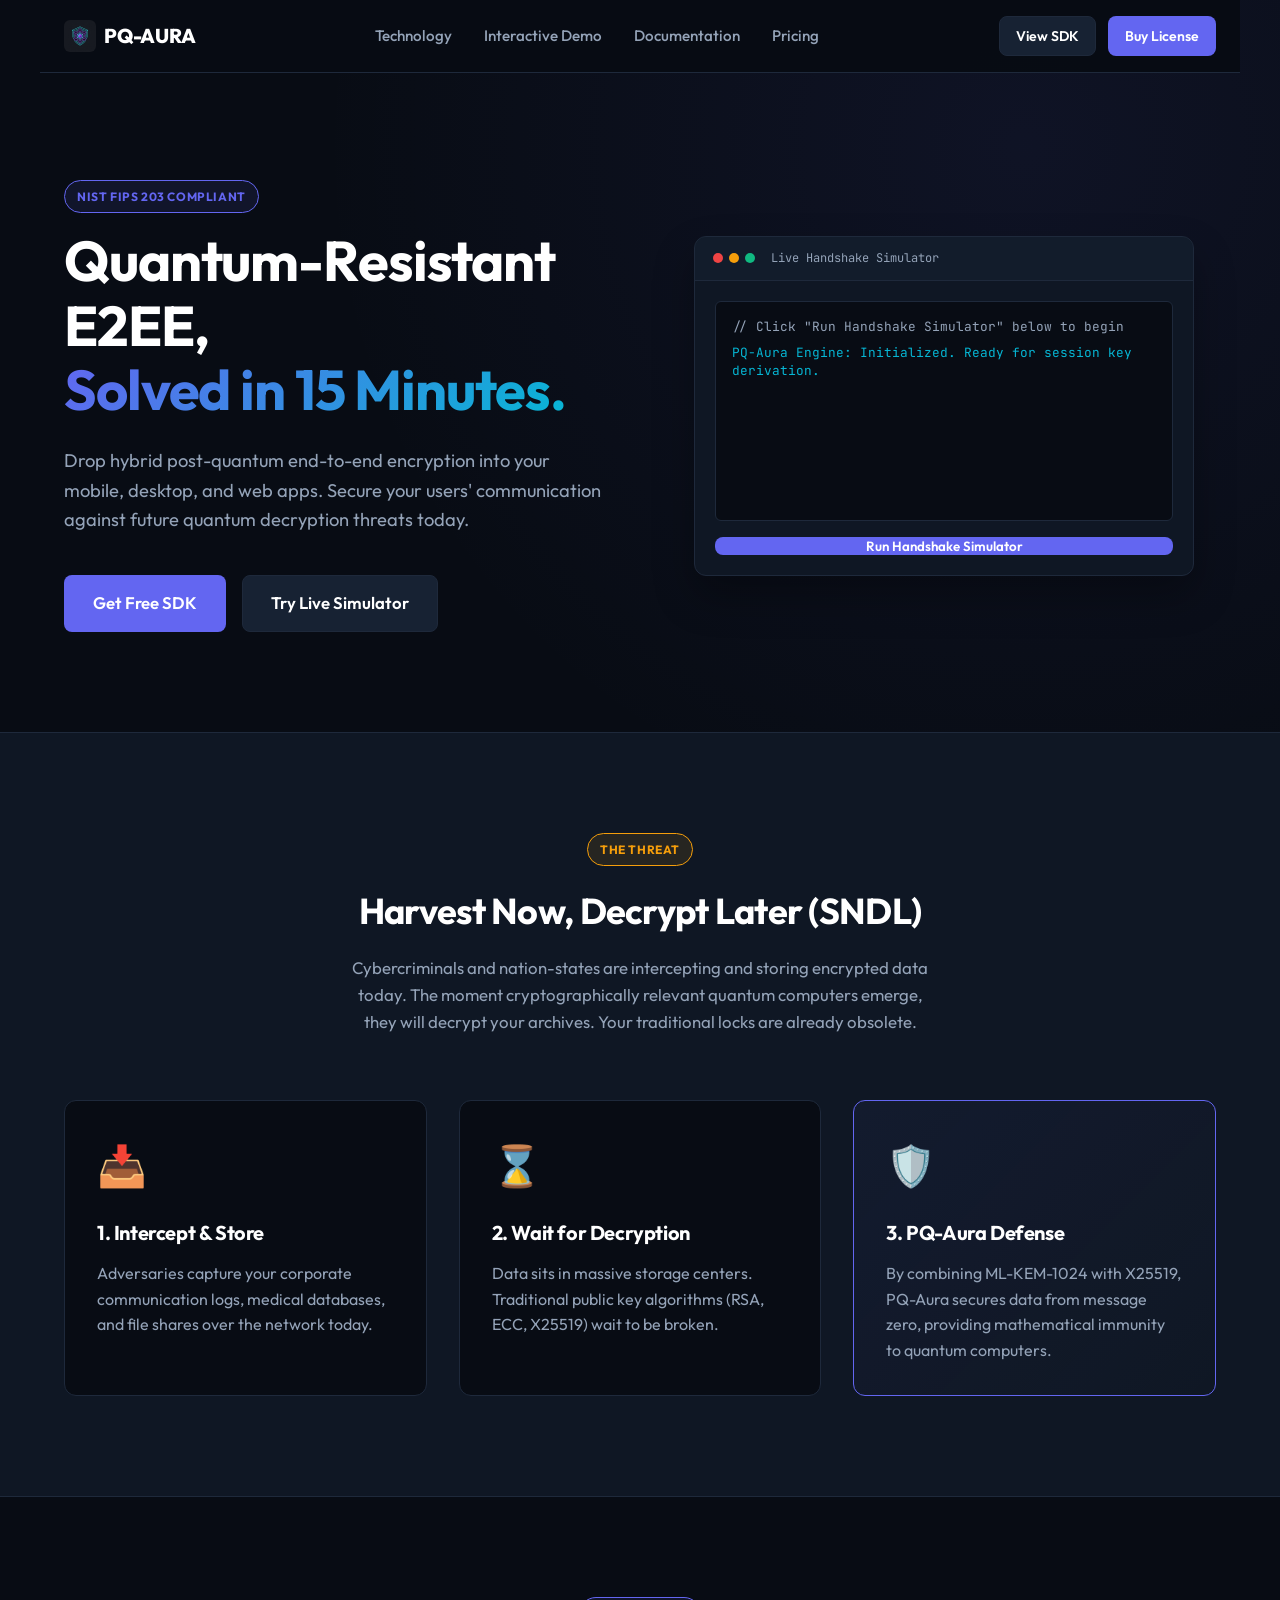
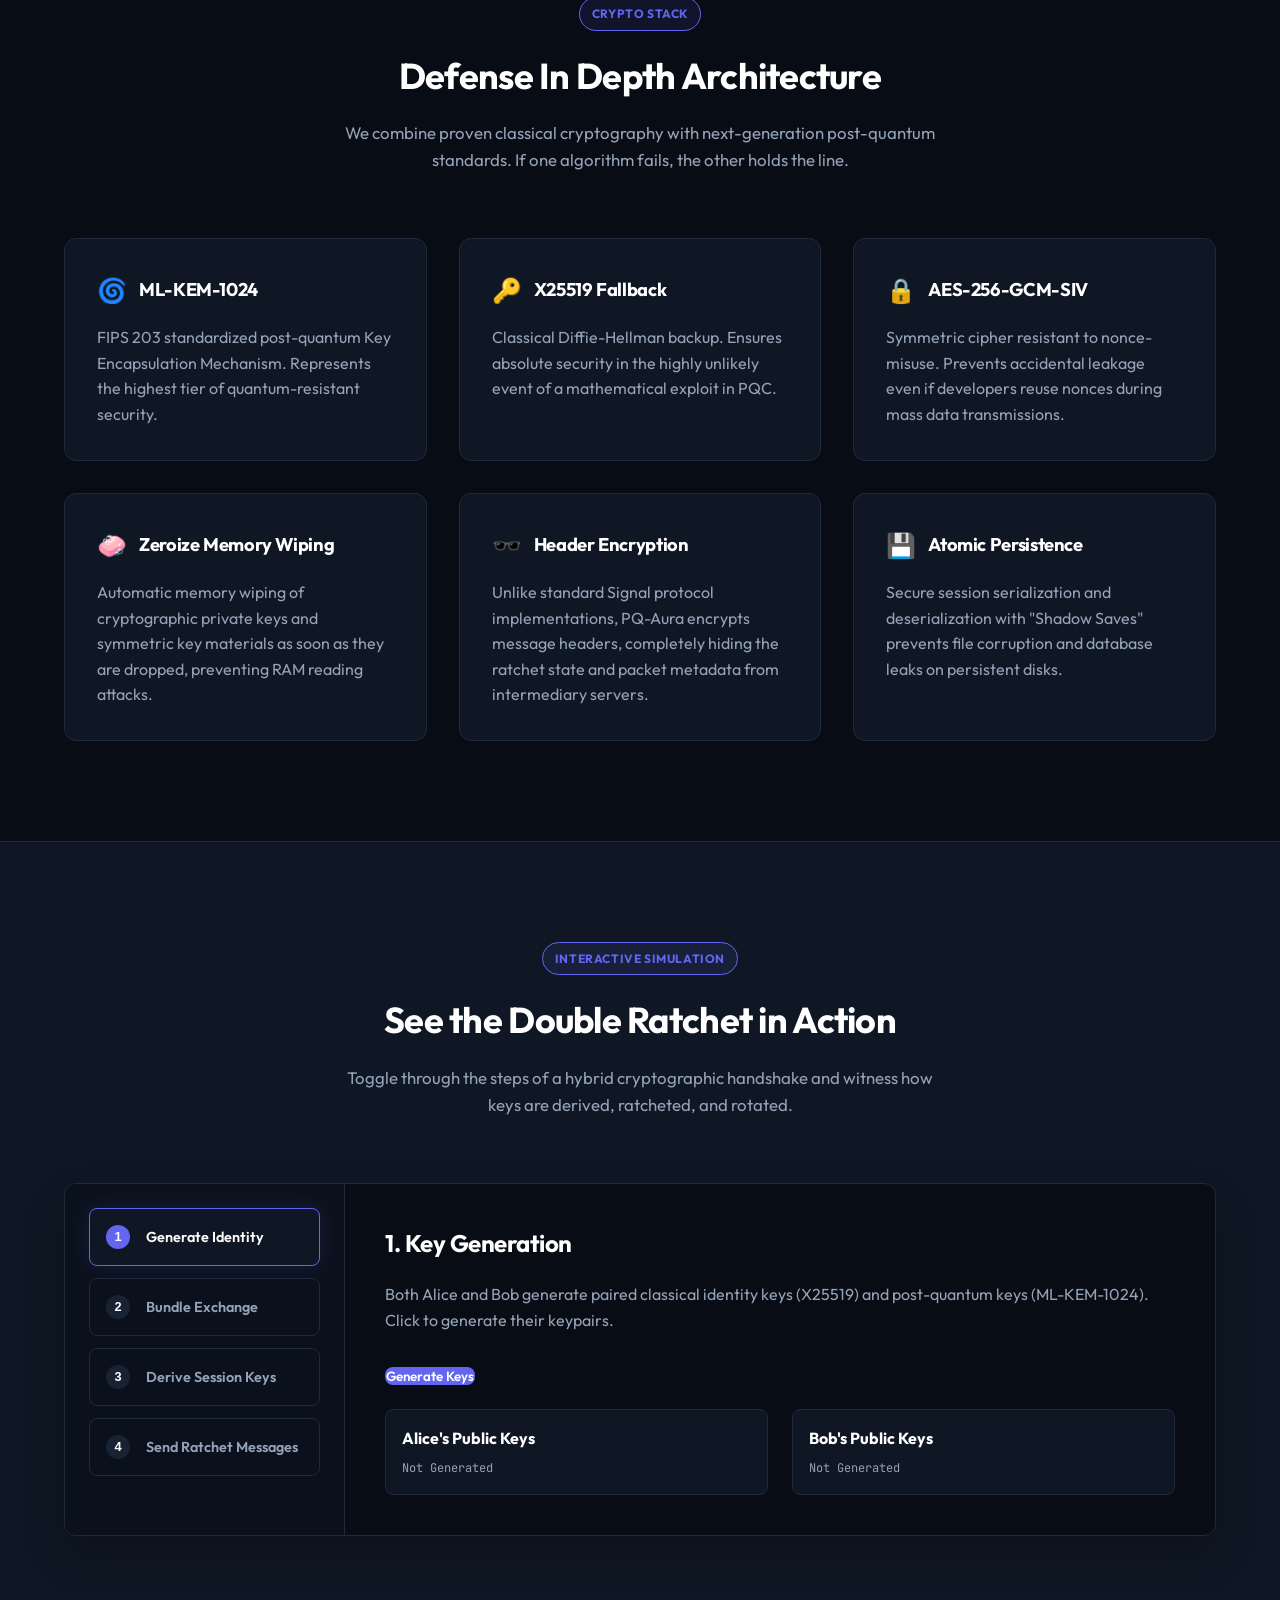
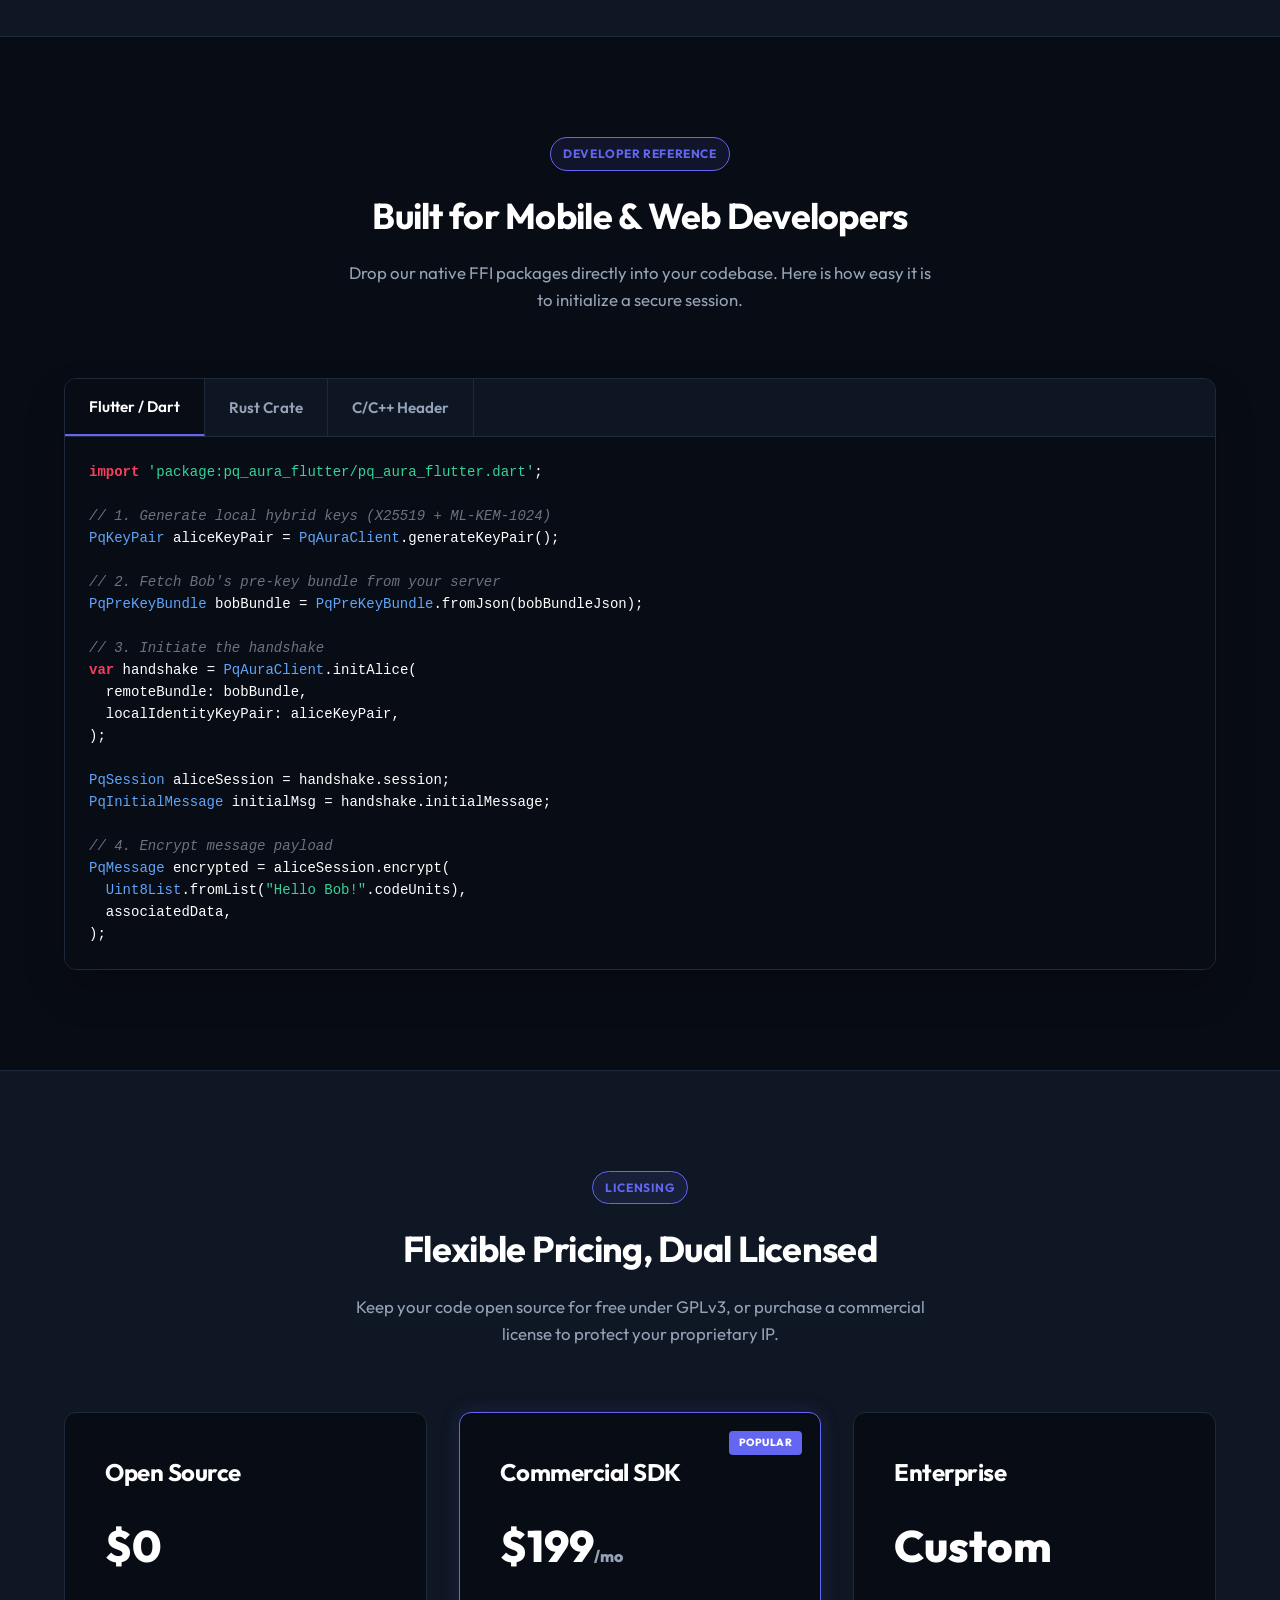
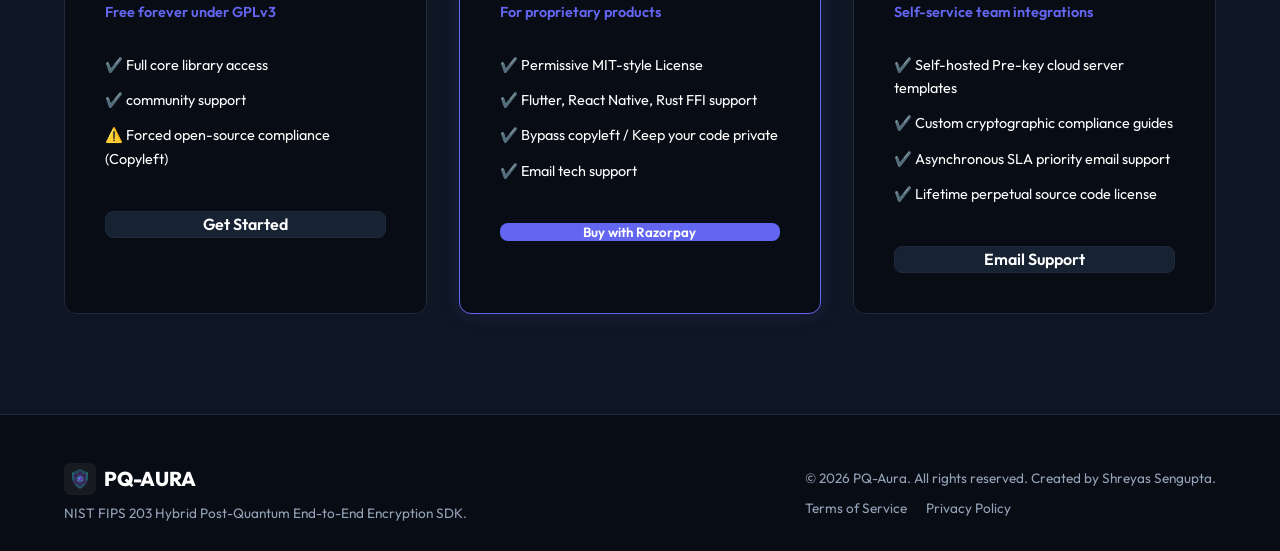
<file: index.html>
<!DOCTYPE html>
<html lang="en">
<head>
    <meta charset="UTF-8">
    <meta name="viewport" content="width=device-width, initial-scale=1.0">
    <title>PQ-Aura | Hybrid Post-Quantum End-to-End Encryption SDK</title>
    <meta name="description" content="Integrate hybrid post-quantum end-to-end encryption into your mobile, desktop, and web apps in 15 minutes. Pure Rust, Flutter FFI, and WebAssembly SDKs.">
    
    <!-- Premium Fonts -->
    <link rel="preconnect" href="https://fonts.googleapis.com">
    <link rel="preconnect" href="https://fonts.gstatic.com" crossorigin>
    <link href="https://fonts.googleapis.com/css2?family=Outfit:wght@300;400;500;600;700;800&family=JetBrains+Mono:wght@400;500;700&display=swap" rel="stylesheet">
    
    <!-- Styling -->
    <link rel="stylesheet" href="style.css">
</head>
<body>
    <!-- Navbar -->
    <header class="navbar" id="navbar">
        <div class="nav-container">
            <a href="#" class="logo" id="nav-logo">
                <img src="assets/logo.jpg" alt="PQ-Aura Logo" class="logo-img">
                <span class="logo-text">PQ-AURA</span>
            </a>
            <nav class="nav-links">
                <a href="#features" class="nav-link" id="link-features">Technology</a>
                <a href="#demo" class="nav-link" id="link-demo">Interactive Demo</a>
                <a href="#code" class="nav-link" id="link-code">Documentation</a>
                <a href="#pricing" class="nav-link" id="link-pricing">Pricing</a>
            </nav>
            <div class="nav-cta">
                <a href="#code" class="btn btn-secondary btn-sm" id="btn-nav-docs">View SDK</a>
                <a href="#pricing" class="btn btn-primary btn-sm" id="btn-nav-consult">Buy License</a>
            </div>
        </div>
    </header>

    <!-- Hero Section -->
    <section class="hero-section">
        <div class="hero-container">
            <div class="hero-content">
                <div class="badge" id="hero-badge">NIST FIPS 203 COMPLIANT</div>
                <h1 class="hero-title" id="hero-title">
                    Quantum-Resistant E2EE,<br>
                    <span class="gradient-text">Solved in 15 Minutes.</span>
                </h1>
                <p class="hero-subtitle" id="hero-subtitle">
                    Drop hybrid post-quantum end-to-end encryption into your mobile, desktop, and web apps. Secure your users' communication against future quantum decryption threats today.
                </p>
                <div class="hero-actions">
                    <a href="#code" class="btn btn-primary btn-lg" id="btn-hero-get-started">Get Free SDK</a>
                    <a href="#demo" class="btn btn-secondary btn-lg" id="btn-hero-demo">Try Live Simulator</a>
                </div>
            </div>
            
            <!-- Interactive Handshake Visualizer -->
            <div class="hero-visual">
                <div class="visual-card" id="visual-card">
                    <div class="card-header">
                        <div class="dots">
                            <span class="dot red"></span>
                            <span class="dot yellow"></span>
                            <span class="dot green"></span>
                        </div>
                        <span class="header-title">Live Handshake Simulator</span>
                    </div>
                    <div class="card-body">
                        <div class="console-output" id="console-output">
                            <div class="console-line text-muted">// Click "Run Handshake Simulator" below to begin</div>
                            <div class="console-line text-info">PQ-Aura Engine: Initialized. Ready for session key derivation.</div>
                        </div>
                        <button class="btn btn-primary btn-block" id="btn-run-simulation">Run Handshake Simulator</button>
                    </div>
                </div>
            </div>
        </div>
    </section>

    <!-- Threat Section -->
    <section class="threat-section">
        <div class="threat-container">
            <div class="section-header">
                <div class="badge badge-warning">THE THREAT</div>
                <h2 class="section-title">Harvest Now, Decrypt Later (SNDL)</h2>
                <p class="section-desc">
                    Cybercriminals and nation-states are intercepting and storing encrypted data today. The moment cryptographically relevant quantum computers emerge, they will decrypt your archives. Your traditional locks are already obsolete.
                </p>
            </div>
            
            <div class="threat-grid">
                <div class="threat-card" id="threat-capture">
                    <div class="threat-icon">📥</div>
                    <h3>1. Intercept & Store</h3>
                    <p>Adversaries capture your corporate communication logs, medical databases, and file shares over the network today.</p>
                </div>
                <div class="threat-card" id="threat-wait">
                    <div class="threat-icon">⌛</div>
                    <h3>2. Wait for Decryption</h3>
                    <p>Data sits in massive storage centers. Traditional public key algorithms (RSA, ECC, X25519) wait to be broken.</p>
                </div>
                <div class="threat-card highlight-card" id="threat-defense">
                    <div class="threat-icon">🛡️</div>
                    <h3>3. PQ-Aura Defense</h3>
                    <p>By combining ML-KEM-1024 with X25519, PQ-Aura secures data from message zero, providing mathematical immunity to quantum computers.</p>
                </div>
            </div>
        </div>
    </section>

    <!-- Core Technology / Features -->
    <section class="features-section" id="features">
        <div class="features-container">
            <div class="section-header">
                <div class="badge">CRYPTO STACK</div>
                <h2 class="section-title">Defense In Depth Architecture</h2>
                <p class="section-desc">
                    We combine proven classical cryptography with next-generation post-quantum standards. If one algorithm fails, the other holds the line.
                </p>
            </div>

            <div class="features-grid">
                <div class="feature-card" id="feat-kem">
                    <div class="feature-header">
                        <span class="feature-icon">🌀</span>
                        <h3>ML-KEM-1024</h3>
                    </div>
                    <p>FIPS 203 standardized post-quantum Key Encapsulation Mechanism. Represents the highest tier of quantum-resistant security.</p>
                </div>

                <div class="feature-card" id="feat-dh">
                    <div class="feature-header">
                        <span class="feature-icon">🔑</span>
                        <h3>X25519 Fallback</h3>
                    </div>
                    <p>Classical Diffie-Hellman backup. Ensures absolute security in the highly unlikely event of a mathematical exploit in PQC.</p>
                </div>

                <div class="feature-card" id="feat-cipher">
                    <div class="feature-header">
                        <span class="feature-icon">🔒</span>
                        <h3>AES-256-GCM-SIV</h3>
                    </div>
                    <p>Symmetric cipher resistant to nonce-misuse. Prevents accidental leakage even if developers reuse nonces during mass data transmissions.</p>
                </div>

                <div class="feature-card" id="feat-zeroize">
                    <div class="feature-header">
                        <span class="feature-icon">🧼</span>
                        <h3>Zeroize Memory Wiping</h3>
                    </div>
                    <p>Automatic memory wiping of cryptographic private keys and symmetric key materials as soon as they are dropped, preventing RAM reading attacks.</p>
                </div>

                <div class="feature-card" id="feat-header">
                    <div class="feature-header">
                        <span class="feature-icon">🕶️</span>
                        <h3>Header Encryption</h3>
                    </div>
                    <p>Unlike standard Signal protocol implementations, PQ-Aura encrypts message headers, completely hiding the ratchet state and packet metadata from intermediary servers.</p>
                </div>

                <div class="feature-card" id="feat-atomic">
                    <div class="feature-header">
                        <span class="feature-icon">💾</span>
                        <h3>Atomic Persistence</h3>
                    </div>
                    <p>Secure session serialization and deserialization with "Shadow Saves" prevents file corruption and database leaks on persistent disks.</p>
                </div>
            </div>
        </div>
    </section>

    <!-- Live Demo / Interactive playroom -->
    <section class="demo-section" id="demo">
        <div class="demo-container">
            <div class="section-header">
                <div class="badge">INTERACTIVE SIMULATION</div>
                <h2 class="section-title">See the Double Ratchet in Action</h2>
                <p class="section-desc">
                    Toggle through the steps of a hybrid cryptographic handshake and witness how keys are derived, ratcheted, and rotated.
                </p>
            </div>

            <div class="simulator-layout">
                <div class="simulator-controls">
                    <button class="sim-step-btn active" data-step="1" id="sim-btn-step1">
                        <span class="step-num">1</span>
                        <span class="step-lbl">Generate Identity</span>
                    </button>
                    <button class="sim-step-btn" data-step="2" id="sim-btn-step2">
                        <span class="step-num">2</span>
                        <span class="step-lbl">Bundle Exchange</span>
                    </button>
                    <button class="sim-step-btn" data-step="3" id="sim-btn-step3">
                        <span class="step-num">3</span>
                        <span class="step-lbl">Derive Session Keys</span>
                    </button>
                    <button class="sim-step-btn" data-step="4" id="sim-btn-step4">
                        <span class="step-num">4</span>
                        <span class="step-lbl">Send Ratchet Messages</span>
                    </button>
                </div>

                <div class="simulator-display">
                    <div class="sim-pane active" id="pane-step1">
                        <h3>1. Key Generation</h3>
                        <p>Both Alice and Bob generate paired classical identity keys (X25519) and post-quantum keys (ML-KEM-1024). Click to generate their keypairs.</p>
                        <div class="sim-action-area">
                            <button class="btn btn-primary" id="btn-gen-keys">Generate Keys</button>
                        </div>
                        <div class="keys-display">
                            <div class="key-box">
                                <strong>Alice's Public Keys</strong>
                                <span class="key-str text-muted" id="alice-key-display">Not Generated</span>
                            </div>
                            <div class="key-box">
                                <strong>Bob's Public Keys</strong>
                                <span class="key-str text-muted" id="bob-key-display">Not Generated</span>
                            </div>
                        </div>
                    </div>

                    <div class="sim-pane" id="pane-step2">
                        <h3>2. Pre-Key Bundle Upload</h3>
                        <p>Bob registers and uploads his Identity Key and Signed Pre-Key to our hosted cloud Key Server so that Alice can start a session with him offline.</p>
                        <div class="sim-action-area">
                            <button class="btn btn-primary" id="btn-upload-bundle" disabled>Upload Bob's Pre-key Bundle</button>
                        </div>
                        <div class="console-terminal" id="terminal-step2">
                            <span class="text-muted">// Ready to upload...</span>
                        </div>
                    </div>

                    <div class="sim-pane" id="pane-step3">
                        <h3>3. Hybrid Key Derivation</h3>
                        <p>Alice fetches Bob's bundle and mixes entropy from the X25519 DH exchange and ML-KEM-1024 encapsulation using BLAKE3 to establish a unified root key.</p>
                        <div class="sim-action-area">
                            <button class="btn btn-primary" id="btn-derive-sk" disabled>Derive Root Keys</button>
                        </div>
                        <div class="console-terminal" id="terminal-step3">
                            <span class="text-muted">// Ready to derive...</span>
                        </div>
                    </div>

                    <div class="sim-pane" id="pane-step4">
                        <h3>4. Encrypted Chat Simulator</h3>
                        <p>Alice and Bob can now exchange messages. For every single message sent, their keys ratchet forward, ensuring perfect forward secrecy.</p>
                        <div class="chat-wrapper">
                            <div class="chat-box" id="chat-messages">
                                <div class="chat-msg system">Session established. Send a message to initiate the ratchet.</div>
                            </div>
                            <div class="chat-input-bar">
                                <input type="text" placeholder="Type a message..." id="chat-input-field" disabled>
                                <button class="btn btn-primary btn-sm" id="chat-send-btn" disabled>Send</button>
                            </div>
                        </div>
                    </div>
                </div>
            </div>
        </div>
    </section>

    <!-- Code Documentation TABS -->
    <section class="code-section" id="code">
        <div class="code-container">
            <div class="section-header">
                <div class="badge">DEVELOPER REFERENCE</div>
                <h2 class="section-title">Built for Mobile & Web Developers</h2>
                <p class="section-desc">
                    Drop our native FFI packages directly into your codebase. Here is how easy it is to initialize a secure session.
                </p>
            </div>

            <div class="code-tabs">
                <div class="tab-headers">
                    <button class="tab-header-btn active" data-tab="flutter" id="tab-btn-flutter">Flutter / Dart</button>
                    <button class="tab-header-btn" data-tab="rust" id="tab-btn-rust">Rust Crate</button>
                    <button class="tab-header-btn" data-tab="c" id="tab-btn-c">C/C++ Header</button>
                </div>

                <div class="tab-contents">
                    <!-- Flutter code -->
                    <div class="tab-content-pane active" id="tab-pane-flutter">
                        <pre><code><span class="keyword">import</span> <span class="string">'package:pq_aura_flutter/pq_aura_flutter.dart'</span>;

<span class="comment">// 1. Generate local hybrid keys (X25519 + ML-KEM-1024)</span>
<span class="type">PqKeyPair</span> aliceKeyPair = <span class="type">PqAuraClient</span>.generateKeyPair();

<span class="comment">// 2. Fetch Bob's pre-key bundle from your server</span>
<span class="type">PqPreKeyBundle</span> bobBundle = <span class="type">PqPreKeyBundle</span>.fromJson(bobBundleJson);

<span class="comment">// 3. Initiate the handshake</span>
<span class="keyword">var</span> handshake = <span class="type">PqAuraClient</span>.initAlice(
  remoteBundle: bobBundle,
  localIdentityKeyPair: aliceKeyPair,
);

<span class="type">PqSession</span> aliceSession = handshake.session;
<span class="type">PqInitialMessage</span> initialMsg = handshake.initialMessage;

<span class="comment">// 4. Encrypt message payload</span>
<span class="type">PqMessage</span> encrypted = aliceSession.encrypt(
  <span class="type">Uint8List</span>.fromList(<span class="string">"Hello Bob!"</span>.codeUnits),
  associatedData,
);</code></pre>
                    </div>

                    <!-- Rust code -->
                    <div class="tab-content-pane" id="tab-pane-rust">
                        <pre><code><span class="keyword">use</span> pq_aura::handshake::<span class="type">HandshakeEngine</span>;
<span class="keyword">use</span> pq_aura::<span class="type">RatchetEngine</span>;

<span class="comment">// Alice initiates the session using Bob's bundle</span>
<span class="keyword">let</span> (mut alice_state, initial_msg, root_key) = 
    <span class="type">HandshakeEngine</span>::initiate_alice(
        &amp;bob_bundle, 
        &amp;alice_id_pk, 
        &amp;alice_id_sk, 
        &amp;mut rng
    );

<span class="comment">// Encrypt message</span>
<span class="keyword">let</span> message = <span class="type">RatchetEngine</span>::encrypt(
    &amp;mut alice_state, 
    <span class="keyword">b</span><span class="string">"Hello Bob!"</span>, 
    associated_data, 
    &amp;mut rng
);</code></pre>
                    </div>

                    <!-- C code -->
                    <div class="tab-content-pane" id="tab-pane-c">
                        <pre><code><span class="keyword">#include</span> <span class="string">&lt;pq_aura.h&gt;</span>

<span class="comment">// Generate keypair</span>
<span class="type">FfiKeyPair</span>* keys = pqa_generate_keypair();

<span class="comment">// Encrypt message</span>
<span class="type">FfiMessage</span>* msg = pqa_encrypt(
    state, 
    plaintext, 
    plaintext_len, 
    ad, 
    ad_len
);

<span class="comment">// Clean up memory</span>
pqa_free_message(msg);
pqa_free_keypair(keys);</code></pre>
                    </div>
                </div>
            </div>
        </div>
    </section>

    <!-- Pricing Section -->
    <section class="pricing-section" id="pricing">
        <div class="pricing-container">
            <div class="section-header">
                <div class="badge">LICENSING</div>
                <h2 class="section-title">Flexible Pricing, Dual Licensed</h2>
                <p class="section-desc">
                    Keep your code open source for free under GPLv3, or purchase a commercial license to protect your proprietary IP.
                </p>
            </div>

            <div class="pricing-grid">
                <div class="pricing-card" id="price-oss">
                    <h3>Open Source</h3>
                    <div class="price">$0</div>
                    <p class="price-subtitle">Free forever under GPLv3</p>
                    <ul class="price-features">
                        <li>✔️ Full core library access</li>
                        <li>✔️ community support</li>
                        <li>⚠️ Forced open-source compliance (Copyleft)</li>
                    </ul>
                    <a href="#code" class="btn btn-secondary btn-block" id="btn-pricing-oss">Get Started</a>
                </div>

                <div class="pricing-card popular-card" id="price-commercial">
                    <div class="card-badge">POPULAR</div>
                    <h3>Commercial SDK</h3>
                    <div class="price">$199<span>/mo</span></div>
                    <p class="price-subtitle">For proprietary products</p>
                    <ul class="price-features">
                        <li>✔️ Permissive MIT-style License</li>
                        <li>✔️ Flutter, React Native, Rust FFI support</li>
                        <li>✔️ Bypass copyleft / Keep your code private</li>
                        <li>✔️ Email tech support</li>
                    </ul>
                    <button class="btn btn-primary btn-block" id="btn-pricing-commercial">Buy with Razorpay</button>
                </div>

                <div class="pricing-card" id="price-enterprise">
                    <h3>Enterprise</h3>
                    <div class="price">Custom</div>
                    <p class="price-subtitle">Self-service team integrations</p>
                    <ul class="price-features">
                        <li>✔️ Self-hosted Pre-key cloud server templates</li>
                        <li>✔️ Custom cryptographic compliance guides</li>
                        <li>✔️ Asynchronous SLA priority email support</li>
                        <li>✔️ Lifetime perpetual source code license</li>
                    </ul>
                    <a href="mailto:support@pqaura.com" class="btn btn-secondary btn-block" id="btn-pricing-enterprise">Email Support</a>
                </div>
            </div>
        </div>
    </section>

    <!-- Footer -->
    <footer class="footer">
        <div class="footer-container">
            <div class="footer-left">
                <a href="#" class="logo">
                    <img src="assets/logo.jpg" alt="PQ-Aura Logo" class="logo-img">
                    <span class="logo-text">PQ-AURA</span>
                </a>
                <p>NIST FIPS 203 Hybrid Post-Quantum End-to-End Encryption SDK.</p>
            </div>
            <div class="footer-right">
                <p>&copy; 2026 PQ-Aura. All rights reserved. Created by Shreyas Sengupta.</p>
                <p style="margin-top:8px;">
                    <a href="terms.html" style="color:var(--text-muted);text-decoration:none;margin-right:16px;transition:color 0.2s;" onmouseover="this.style.color='var(--accent-primary)'" onmouseout="this.style.color='var(--text-muted)'">Terms of Service</a>
                    <a href="privacy.html" style="color:var(--text-muted);text-decoration:none;transition:color 0.2s;" onmouseover="this.style.color='var(--accent-primary)'" onmouseout="this.style.color='var(--text-muted)'">Privacy Policy</a>
                </p>
            </div>
        </div>
    </footer>

    <!-- Logic -->
    <script src="app.js"></script>
</body>
</html>
</file>
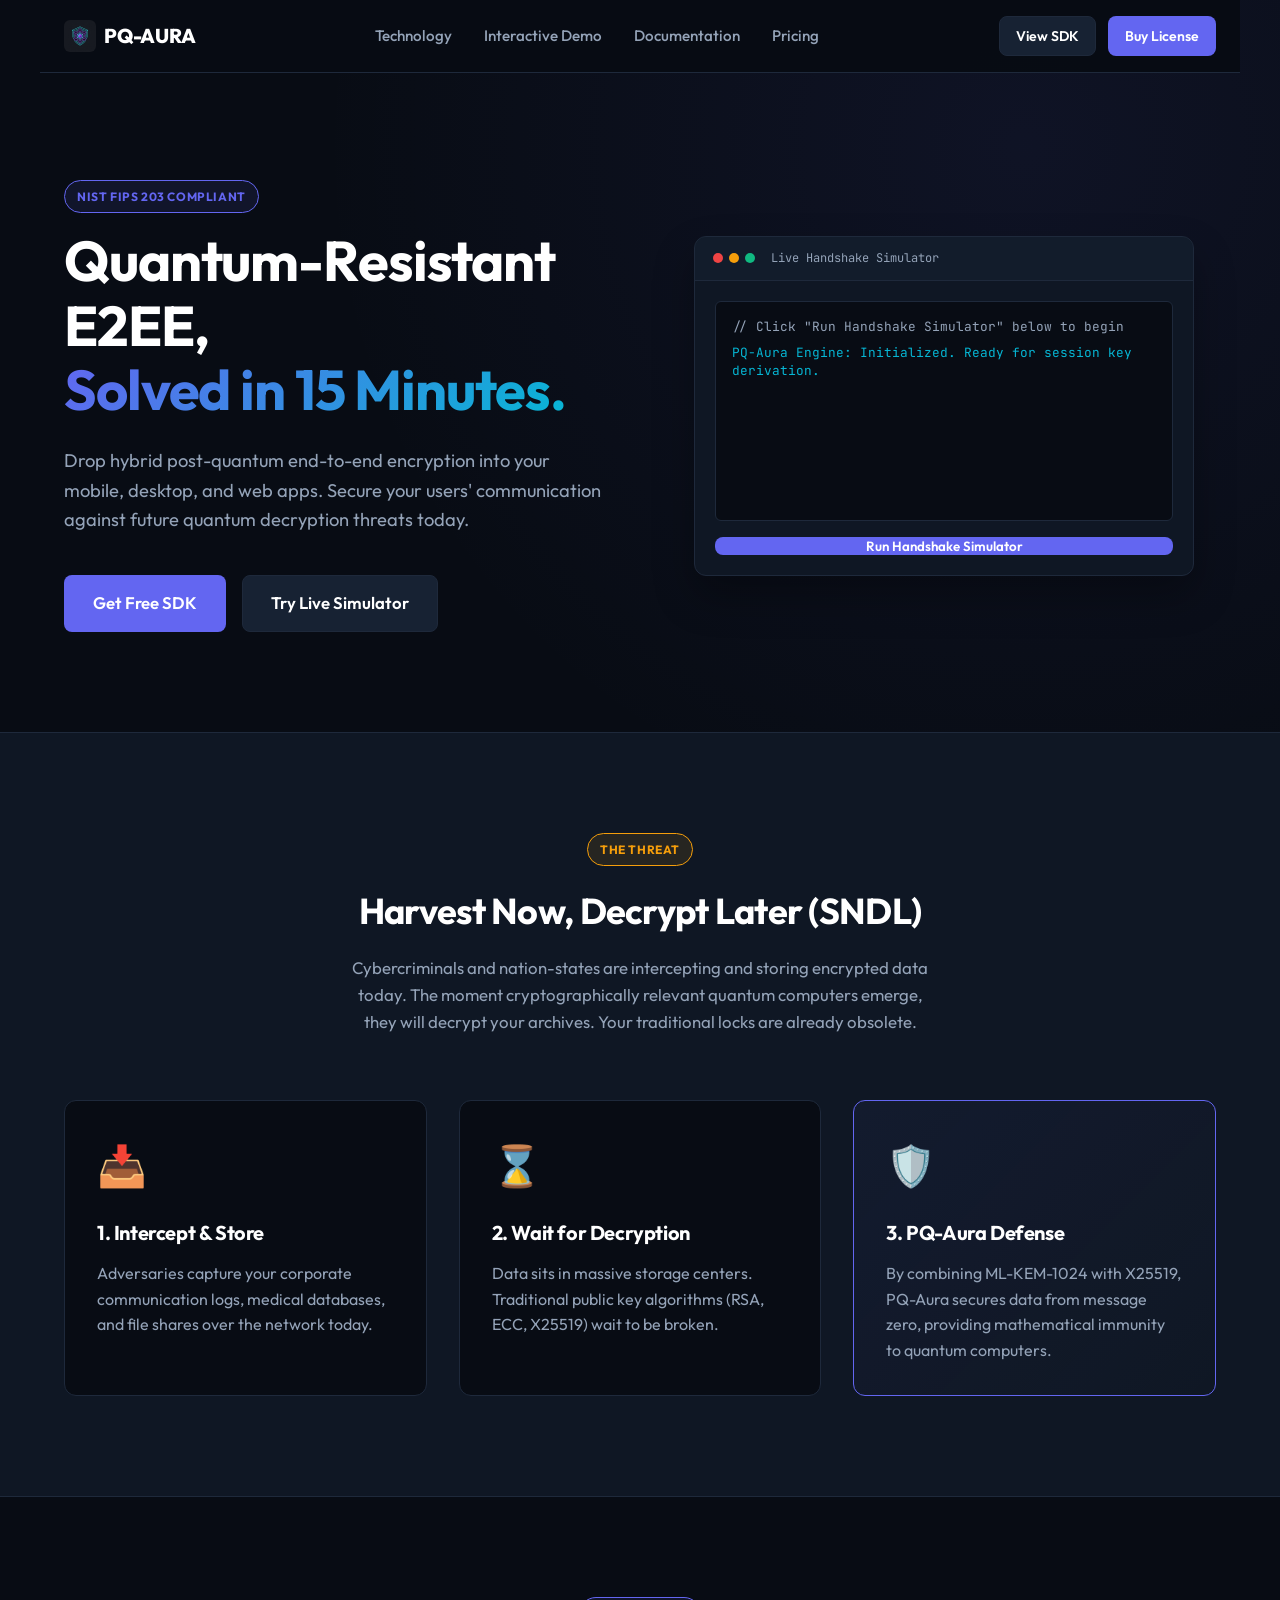
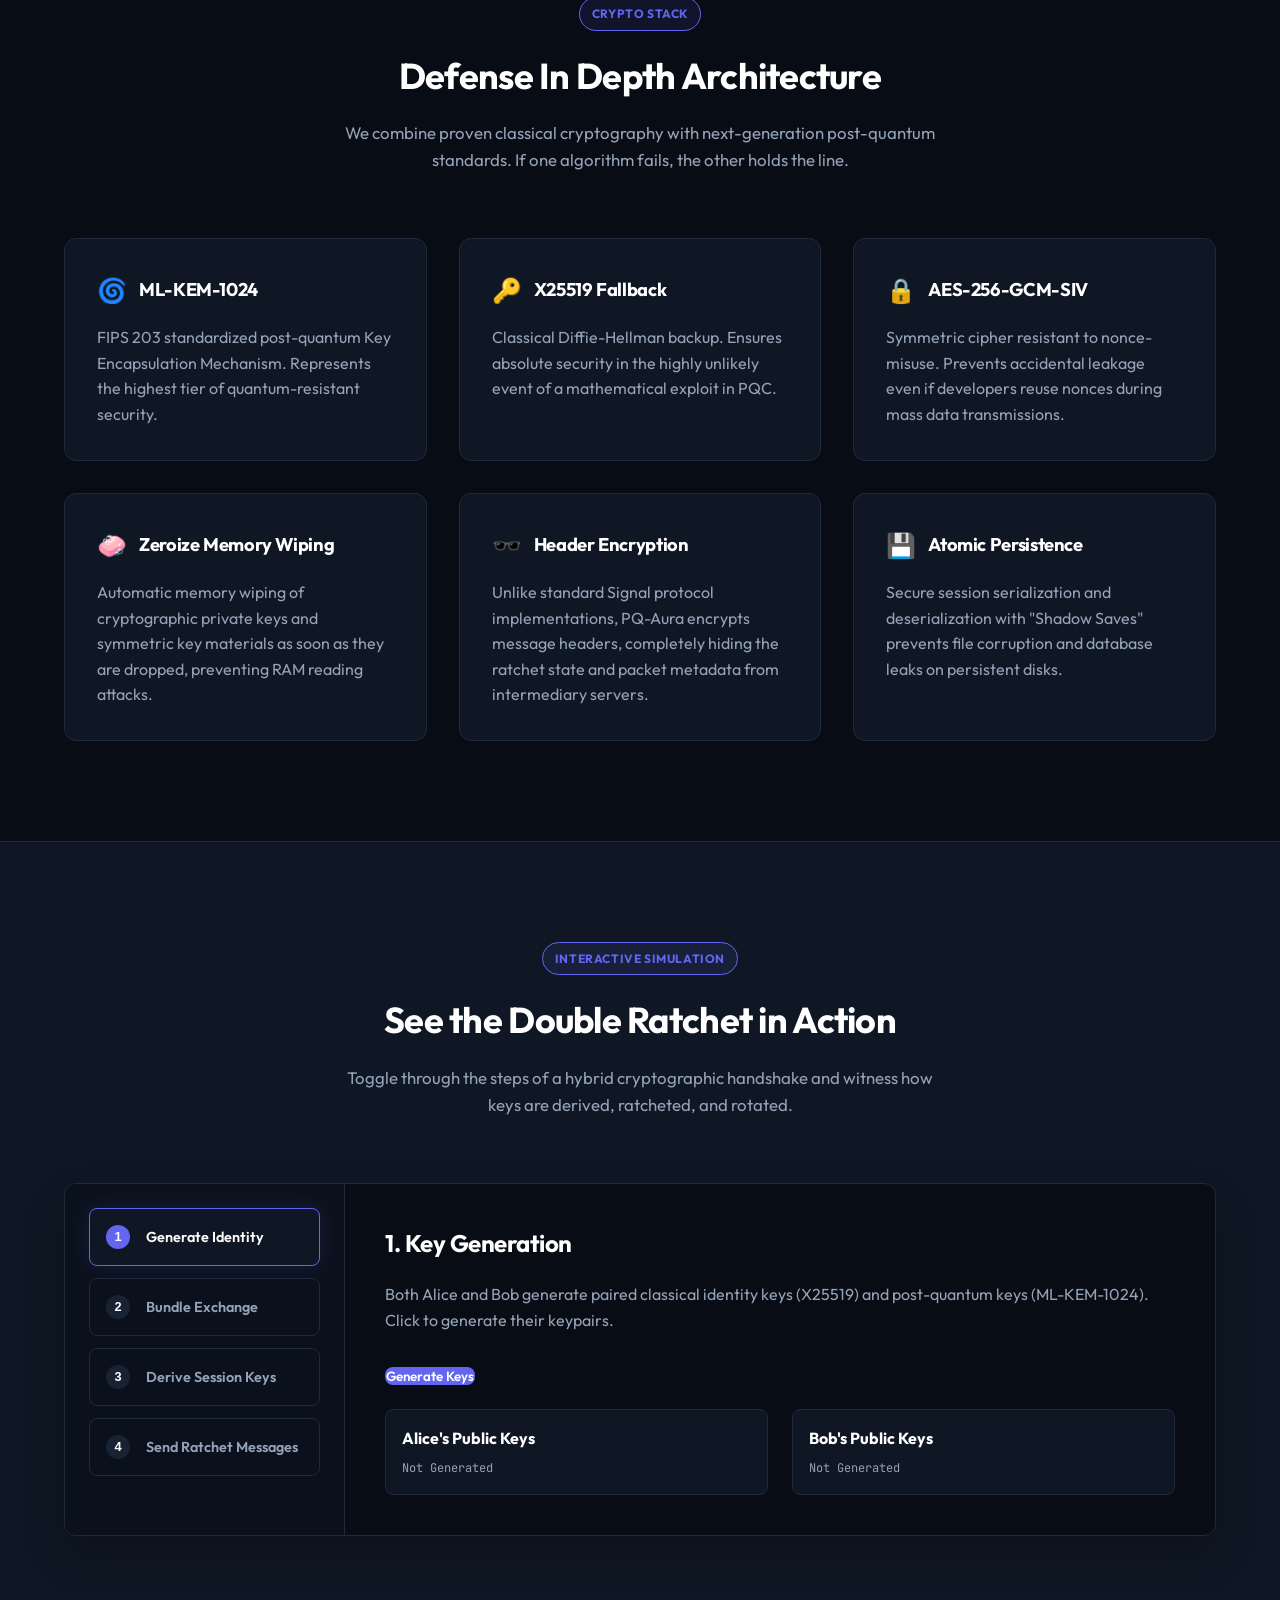
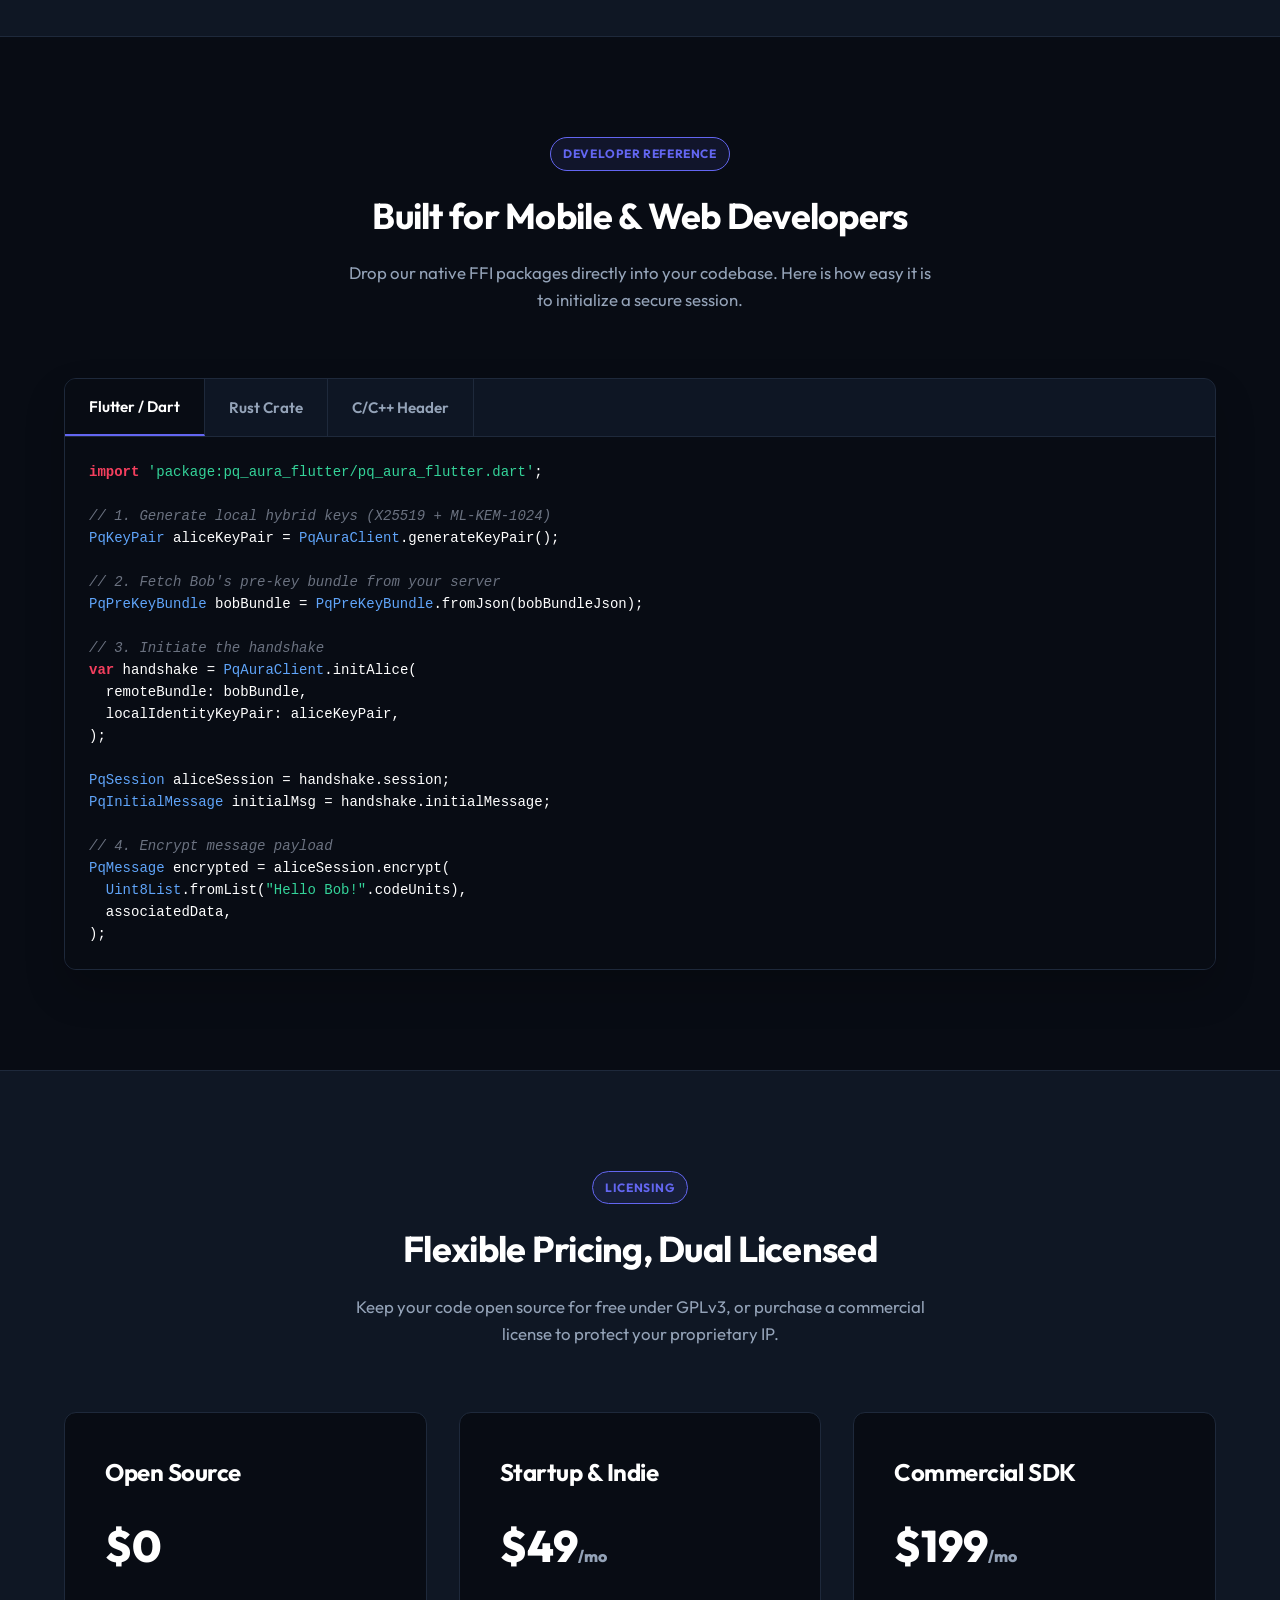
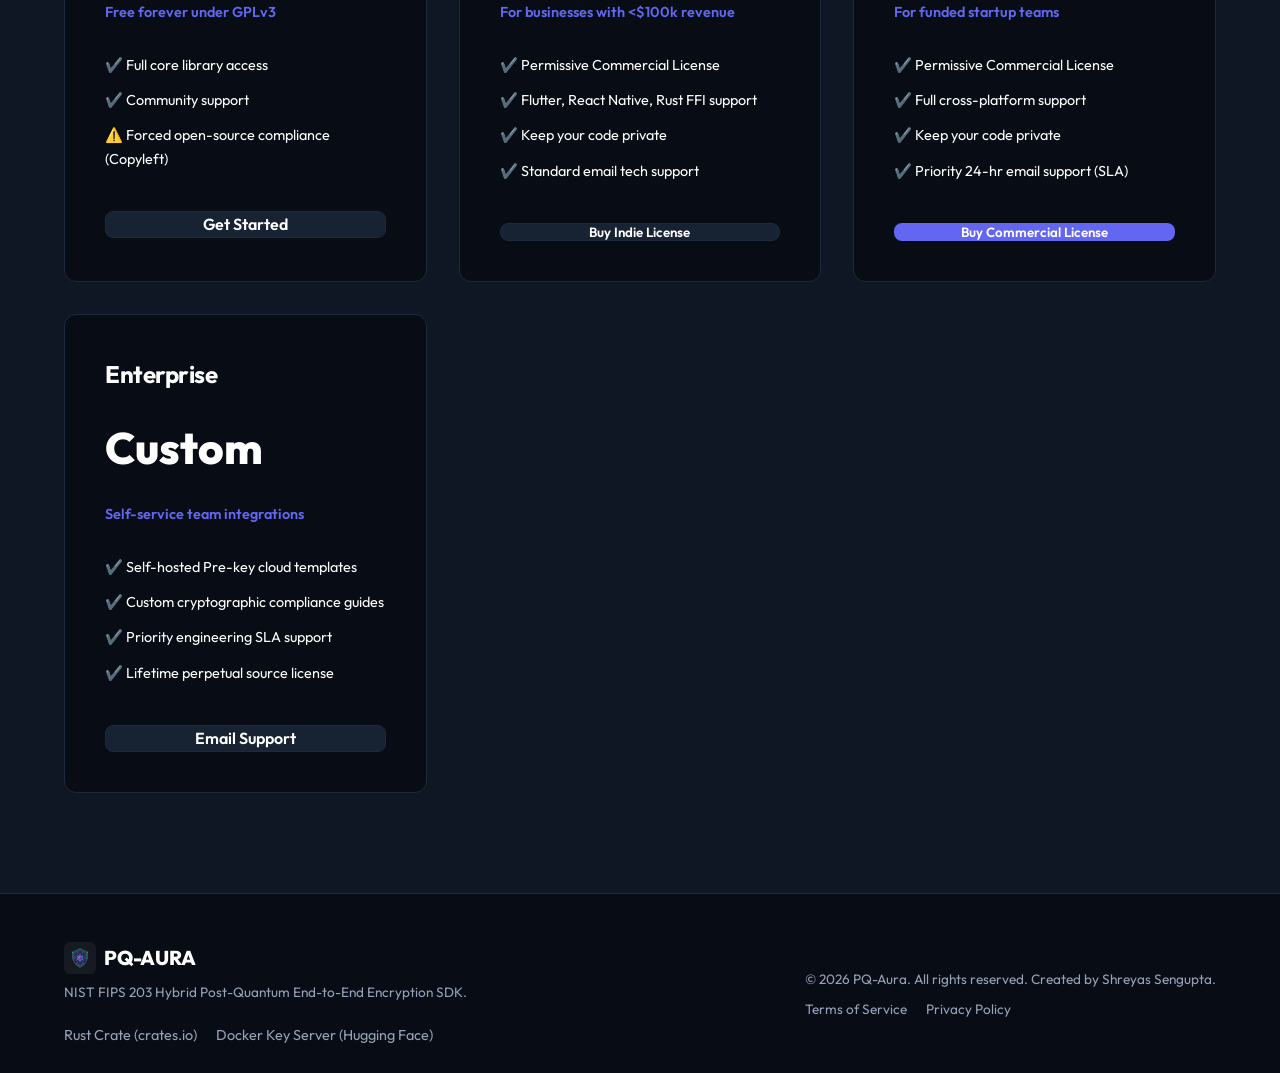
<file: website/index.html>
<!DOCTYPE html>
<html lang="en">
<head>
    <meta charset="UTF-8">
    <meta name="viewport" content="width=device-width, initial-scale=1.0">
    <title>PQ-Aura | Hybrid Post-Quantum End-to-End Encryption SDK</title>
    <meta name="description" content="Integrate hybrid post-quantum end-to-end encryption into your mobile, desktop, and web apps in 15 minutes. Pure Rust, Flutter FFI, and WebAssembly SDKs.">
    
    <!-- Premium Fonts -->
    <link rel="preconnect" href="https://fonts.googleapis.com">
    <link rel="preconnect" href="https://fonts.gstatic.com" crossorigin>
    <link href="https://fonts.googleapis.com/css2?family=Outfit:wght@300;400;500;600;700;800&family=JetBrains+Mono:wght@400;500;700&display=swap" rel="stylesheet">
    
    <!-- Styling -->
    <link rel="stylesheet" href="style.css">
</head>
<body>
    <!-- Navbar -->
    <header class="navbar" id="navbar">
        <div class="nav-container">
            <a href="#" class="logo" id="nav-logo">
                <img src="assets/logo.jpg" alt="PQ-Aura Logo" class="logo-img">
                <span class="logo-text">PQ-AURA</span>
            </a>
            <nav class="nav-links">
                <a href="#features" class="nav-link" id="link-features">Technology</a>
                <a href="#demo" class="nav-link" id="link-demo">Interactive Demo</a>
                <a href="#code" class="nav-link" id="link-code">Documentation</a>
                <a href="#pricing" class="nav-link" id="link-pricing">Pricing</a>
            </nav>
            <div class="nav-cta">
                <a href="#code" class="btn btn-secondary btn-sm" id="btn-nav-docs">View SDK</a>
                <a href="#pricing" class="btn btn-primary btn-sm" id="btn-nav-consult">Buy License</a>
            </div>
        </div>
    </header>

    <!-- Hero Section -->
    <section class="hero-section">
        <div class="hero-container">
            <div class="hero-content">
                <div class="badge" id="hero-badge">NIST FIPS 203 COMPLIANT</div>
                <h1 class="hero-title" id="hero-title">
                    Quantum-Resistant E2EE,<br>
                    <span class="gradient-text">Solved in 15 Minutes.</span>
                </h1>
                <p class="hero-subtitle" id="hero-subtitle">
                    Drop hybrid post-quantum end-to-end encryption into your mobile, desktop, and web apps. Secure your users' communication against future quantum decryption threats today.
                </p>
                <div class="hero-actions">
                    <a href="#code" class="btn btn-primary btn-lg" id="btn-hero-get-started">Get Free SDK</a>
                    <a href="#demo" class="btn btn-secondary btn-lg" id="btn-hero-demo">Try Live Simulator</a>
                </div>
            </div>
            
            <!-- Interactive Handshake Visualizer -->
            <div class="hero-visual">
                <div class="visual-card" id="visual-card">
                    <div class="card-header">
                        <div class="dots">
                            <span class="dot red"></span>
                            <span class="dot yellow"></span>
                            <span class="dot green"></span>
                        </div>
                        <span class="header-title">Live Handshake Simulator</span>
                    </div>
                    <div class="card-body">
                        <div class="console-output" id="console-output">
                            <div class="console-line text-muted">// Click "Run Handshake Simulator" below to begin</div>
                            <div class="console-line text-info">PQ-Aura Engine: Initialized. Ready for session key derivation.</div>
                        </div>
                        <button class="btn btn-primary btn-block" id="btn-run-simulation">Run Handshake Simulator</button>
                    </div>
                </div>
            </div>
        </div>
    </section>

    <!-- Threat Section -->
    <section class="threat-section">
        <div class="threat-container">
            <div class="section-header">
                <div class="badge badge-warning">THE THREAT</div>
                <h2 class="section-title">Harvest Now, Decrypt Later (SNDL)</h2>
                <p class="section-desc">
                    Cybercriminals and nation-states are intercepting and storing encrypted data today. The moment cryptographically relevant quantum computers emerge, they will decrypt your archives. Your traditional locks are already obsolete.
                </p>
            </div>
            
            <div class="threat-grid">
                <div class="threat-card" id="threat-capture">
                    <div class="threat-icon">📥</div>
                    <h3>1. Intercept & Store</h3>
                    <p>Adversaries capture your corporate communication logs, medical databases, and file shares over the network today.</p>
                </div>
                <div class="threat-card" id="threat-wait">
                    <div class="threat-icon">⌛</div>
                    <h3>2. Wait for Decryption</h3>
                    <p>Data sits in massive storage centers. Traditional public key algorithms (RSA, ECC, X25519) wait to be broken.</p>
                </div>
                <div class="threat-card highlight-card" id="threat-defense">
                    <div class="threat-icon">🛡️</div>
                    <h3>3. PQ-Aura Defense</h3>
                    <p>By combining ML-KEM-1024 with X25519, PQ-Aura secures data from message zero, providing mathematical immunity to quantum computers.</p>
                </div>
            </div>
        </div>
    </section>

    <!-- Core Technology / Features -->
    <section class="features-section" id="features">
        <div class="features-container">
            <div class="section-header">
                <div class="badge">CRYPTO STACK</div>
                <h2 class="section-title">Defense In Depth Architecture</h2>
                <p class="section-desc">
                    We combine proven classical cryptography with next-generation post-quantum standards. If one algorithm fails, the other holds the line.
                </p>
            </div>

            <div class="features-grid">
                <div class="feature-card" id="feat-kem">
                    <div class="feature-header">
                        <span class="feature-icon">🌀</span>
                        <h3>ML-KEM-1024</h3>
                    </div>
                    <p>FIPS 203 standardized post-quantum Key Encapsulation Mechanism. Represents the highest tier of quantum-resistant security.</p>
                </div>

                <div class="feature-card" id="feat-dh">
                    <div class="feature-header">
                        <span class="feature-icon">🔑</span>
                        <h3>X25519 Fallback</h3>
                    </div>
                    <p>Classical Diffie-Hellman backup. Ensures absolute security in the highly unlikely event of a mathematical exploit in PQC.</p>
                </div>

                <div class="feature-card" id="feat-cipher">
                    <div class="feature-header">
                        <span class="feature-icon">🔒</span>
                        <h3>AES-256-GCM-SIV</h3>
                    </div>
                    <p>Symmetric cipher resistant to nonce-misuse. Prevents accidental leakage even if developers reuse nonces during mass data transmissions.</p>
                </div>

                <div class="feature-card" id="feat-zeroize">
                    <div class="feature-header">
                        <span class="feature-icon">🧼</span>
                        <h3>Zeroize Memory Wiping</h3>
                    </div>
                    <p>Automatic memory wiping of cryptographic private keys and symmetric key materials as soon as they are dropped, preventing RAM reading attacks.</p>
                </div>

                <div class="feature-card" id="feat-header">
                    <div class="feature-header">
                        <span class="feature-icon">🕶️</span>
                        <h3>Header Encryption</h3>
                    </div>
                    <p>Unlike standard Signal protocol implementations, PQ-Aura encrypts message headers, completely hiding the ratchet state and packet metadata from intermediary servers.</p>
                </div>

                <div class="feature-card" id="feat-atomic">
                    <div class="feature-header">
                        <span class="feature-icon">💾</span>
                        <h3>Atomic Persistence</h3>
                    </div>
                    <p>Secure session serialization and deserialization with "Shadow Saves" prevents file corruption and database leaks on persistent disks.</p>
                </div>
            </div>
        </div>
    </section>

    <!-- Live Demo / Interactive playroom -->
    <section class="demo-section" id="demo">
        <div class="demo-container">
            <div class="section-header">
                <div class="badge">INTERACTIVE SIMULATION</div>
                <h2 class="section-title">See the Double Ratchet in Action</h2>
                <p class="section-desc">
                    Toggle through the steps of a hybrid cryptographic handshake and witness how keys are derived, ratcheted, and rotated.
                </p>
            </div>

            <div class="simulator-layout">
                <div class="simulator-controls">
                    <button class="sim-step-btn active" data-step="1" id="sim-btn-step1">
                        <span class="step-num">1</span>
                        <span class="step-lbl">Generate Identity</span>
                    </button>
                    <button class="sim-step-btn" data-step="2" id="sim-btn-step2">
                        <span class="step-num">2</span>
                        <span class="step-lbl">Bundle Exchange</span>
                    </button>
                    <button class="sim-step-btn" data-step="3" id="sim-btn-step3">
                        <span class="step-num">3</span>
                        <span class="step-lbl">Derive Session Keys</span>
                    </button>
                    <button class="sim-step-btn" data-step="4" id="sim-btn-step4">
                        <span class="step-num">4</span>
                        <span class="step-lbl">Send Ratchet Messages</span>
                    </button>
                </div>

                <div class="simulator-display">
                    <div class="sim-pane active" id="pane-step1">
                        <h3>1. Key Generation</h3>
                        <p>Both Alice and Bob generate paired classical identity keys (X25519) and post-quantum keys (ML-KEM-1024). Click to generate their keypairs.</p>
                        <div class="sim-action-area">
                            <button class="btn btn-primary" id="btn-gen-keys">Generate Keys</button>
                        </div>
                        <div class="keys-display">
                            <div class="key-box">
                                <strong>Alice's Public Keys</strong>
                                <span class="key-str text-muted" id="alice-key-display">Not Generated</span>
                            </div>
                            <div class="key-box">
                                <strong>Bob's Public Keys</strong>
                                <span class="key-str text-muted" id="bob-key-display">Not Generated</span>
                            </div>
                        </div>
                    </div>

                    <div class="sim-pane" id="pane-step2">
                        <h3>2. Pre-Key Bundle Upload</h3>
                        <p>Bob registers and uploads his Identity Key and Signed Pre-Key to our hosted cloud Key Server (run on a <a href="https://huggingface.co/spaces/peter14l/pq-aura-server" target="_blank" style="color: var(--accent-primary); text-decoration: underline;">Hugging Face Docker Space</a>) so that Alice can start a session with him offline.</p>
                        <div class="sim-action-area">
                            <button class="btn btn-primary" id="btn-upload-bundle" disabled>Upload Bob's Pre-key Bundle</button>
                        </div>
                        <div class="console-terminal" id="terminal-step2">
                            <span class="text-muted">// Ready to upload...</span>
                        </div>
                    </div>

                    <div class="sim-pane" id="pane-step3">
                        <h3>3. Hybrid Key Derivation</h3>
                        <p>Alice fetches Bob's bundle and mixes entropy from the X25519 DH exchange and ML-KEM-1024 encapsulation using BLAKE3 to establish a unified root key.</p>
                        <div class="sim-action-area">
                            <button class="btn btn-primary" id="btn-derive-sk" disabled>Derive Root Keys</button>
                        </div>
                        <div class="console-terminal" id="terminal-step3">
                            <span class="text-muted">// Ready to derive...</span>
                        </div>
                    </div>

                    <div class="sim-pane" id="pane-step4">
                        <h3>4. Encrypted Chat Simulator</h3>
                        <p>Alice and Bob can now exchange messages. For every single message sent, their keys ratchet forward, ensuring perfect forward secrecy.</p>
                        <div class="chat-wrapper">
                            <div class="chat-box" id="chat-messages">
                                <div class="chat-msg system">Session established. Send a message to initiate the ratchet.</div>
                            </div>
                            <div class="chat-input-bar">
                                <input type="text" placeholder="Type a message..." id="chat-input-field" disabled>
                                <button class="btn btn-primary btn-sm" id="chat-send-btn" disabled>Send</button>
                            </div>
                        </div>
                    </div>
                </div>
            </div>
        </div>
    </section>

    <!-- Code Documentation TABS -->
    <section class="code-section" id="code">
        <div class="code-container">
            <div class="section-header">
                <div class="badge">DEVELOPER REFERENCE</div>
                <h2 class="section-title">Built for Mobile & Web Developers</h2>
                <p class="section-desc">
                    Drop our native FFI packages directly into your codebase. Here is how easy it is to initialize a secure session.
                </p>
            </div>

            <div class="code-tabs">
                <div class="tab-headers">
                    <button class="tab-header-btn active" data-tab="flutter" id="tab-btn-flutter">Flutter / Dart</button>
                    <button class="tab-header-btn" data-tab="rust" id="tab-btn-rust">Rust Crate</button>
                    <button class="tab-header-btn" data-tab="c" id="tab-btn-c">C/C++ Header</button>
                </div>

                <div class="tab-contents">
                    <!-- Flutter code -->
                    <div class="tab-content-pane active" id="tab-pane-flutter">
                        <pre><code><span class="keyword">import</span> <span class="string">'package:pq_aura_flutter/pq_aura_flutter.dart'</span>;

<span class="comment">// 1. Generate local hybrid keys (X25519 + ML-KEM-1024)</span>
<span class="type">PqKeyPair</span> aliceKeyPair = <span class="type">PqAuraClient</span>.generateKeyPair();

<span class="comment">// 2. Fetch Bob's pre-key bundle from your server</span>
<span class="type">PqPreKeyBundle</span> bobBundle = <span class="type">PqPreKeyBundle</span>.fromJson(bobBundleJson);

<span class="comment">// 3. Initiate the handshake</span>
<span class="keyword">var</span> handshake = <span class="type">PqAuraClient</span>.initAlice(
  remoteBundle: bobBundle,
  localIdentityKeyPair: aliceKeyPair,
);

<span class="type">PqSession</span> aliceSession = handshake.session;
<span class="type">PqInitialMessage</span> initialMsg = handshake.initialMessage;

<span class="comment">// 4. Encrypt message payload</span>
<span class="type">PqMessage</span> encrypted = aliceSession.encrypt(
  <span class="type">Uint8List</span>.fromList(<span class="string">"Hello Bob!"</span>.codeUnits),
  associatedData,
);</code></pre>
                    </div>

                    <!-- Rust code -->
                    <div class="tab-content-pane" id="tab-pane-rust">
                        <div style="margin-bottom: 12px; font-size: 0.95rem; color: var(--text-muted);">
                            Published Crate: <a href="https://crates.io/crates/pq-aura" target="_blank" style="color: var(--accent-primary); text-decoration: underline; font-weight: 500;">crates.io/crates/pq-aura</a>
                        </div>
                        <pre><code><span class="keyword">use</span> pq_aura::handshake::<span class="type">HandshakeEngine</span>;
<span class="keyword">use</span> pq_aura::<span class="type">RatchetEngine</span>;

<span class="comment">// Alice initiates the session using Bob's bundle</span>
<span class="keyword">let</span> (mut alice_state, initial_msg, root_key) = 
    <span class="type">HandshakeEngine</span>::initiate_alice(
        &amp;bob_bundle, 
        &amp;alice_id_pk, 
        &amp;alice_id_sk, 
        &amp;mut rng
    );

<span class="comment">// Encrypt message</span>
<span class="keyword">let</span> message = <span class="type">RatchetEngine</span>::encrypt(
    &amp;mut alice_state, 
    <span class="keyword">b</span><span class="string">"Hello Bob!"</span>, 
    associated_data, 
    &amp;mut rng
);</code></pre>
                    </div>

                    <!-- C code -->
                    <div class="tab-content-pane" id="tab-pane-c">
                        <pre><code><span class="keyword">#include</span> <span class="string">&lt;pq_aura.h&gt;</span>

<span class="comment">// Generate keypair</span>
<span class="type">FfiKeyPair</span>* keys = pqa_generate_keypair();

<span class="comment">// Encrypt message</span>
<span class="type">FfiMessage</span>* msg = pqa_encrypt(
    state, 
    plaintext, 
    plaintext_len, 
    ad, 
    ad_len
);

<span class="comment">// Clean up memory</span>
pqa_free_message(msg);
pqa_free_keypair(keys);</code></pre>
                    </div>
                </div>
            </div>
        </div>
    </section>

    <!-- Pricing Section -->
    <section class="pricing-section" id="pricing">
        <div class="pricing-container">
            <div class="section-header">
                <div class="badge">LICENSING</div>
                <h2 class="section-title">Flexible Pricing, Dual Licensed</h2>
                <p class="section-desc">
                    Keep your code open source for free under GPLv3, or purchase a commercial license to protect your proprietary IP.
                </p>
            </div>

            <div class="pricing-grid">
                <div class="pricing-card" id="price-oss">
                    <h3>Open Source</h3>
                    <div class="price">$0</div>
                    <p class="price-subtitle">Free forever under GPLv3</p>
                    <ul class="price-features">
                        <li>✔️ Full core library access</li>
                        <li>✔️ Community support</li>
                        <li>⚠️ Forced open-source compliance (Copyleft)</li>
                    </ul>
                    <a href="#code" class="btn btn-secondary btn-block" id="btn-pricing-oss">Get Started</a>
                </div>

                <div class="pricing-card" id="price-indie">
                    <h3>Startup & Indie</h3>
                    <div class="price">$49<span>/mo</span></div>
                    <p class="price-subtitle">For businesses with &lt;$100k revenue</p>
                    <ul class="price-features">
                        <li>✔️ Permissive Commercial License</li>
                        <li>✔️ Flutter, React Native, Rust FFI support</li>
                        <li>✔️ Keep your code private</li>
                        <li>✔️ Standard email tech support</li>
                    </ul>
                    <button class="btn btn-secondary btn-block" id="btn-pricing-indie">Buy Indie License</button>
                </div>

                <div class="pricing-card" id="price-commercial">
                    <h3>Commercial SDK</h3>
                    <div class="price">$199<span>/mo</span></div>
                    <p class="price-subtitle">For funded startup teams</p>
                    <ul class="price-features">
                        <li>✔️ Permissive Commercial License</li>
                        <li>✔️ Full cross-platform support</li>
                        <li>✔️ Keep your code private</li>
                        <li>✔️ Priority 24-hr email support (SLA)</li>
                    </ul>
                    <button class="btn btn-primary btn-block" id="btn-pricing-commercial">Buy Commercial License</button>
                </div>

                <div class="pricing-card" id="price-enterprise">
                    <h3>Enterprise</h3>
                    <div class="price">Custom</div>
                    <p class="price-subtitle">Self-service team integrations</p>
                    <ul class="price-features">
                        <li>✔️ Self-hosted Pre-key cloud templates</li>
                        <li>✔️ Custom cryptographic compliance guides</li>
                        <li>✔️ Priority engineering SLA support</li>
                        <li>✔️ Lifetime perpetual source license</li>
                    </ul>
                    <a href="mailto:peter_parker_2008@outlook.com" class="btn btn-secondary btn-block" id="btn-pricing-enterprise">Email Support</a>
                </div>
            </div>
        </div>
    </section>

    <!-- Footer -->
    <footer class="footer">
        <div class="footer-container">
            <div class="footer-left">
                <a href="#" class="logo">
                    <img src="assets/logo.jpg" alt="PQ-Aura Logo" class="logo-img">
                    <span class="logo-text">PQ-AURA</span>
                </a>
                <p>NIST FIPS 203 Hybrid Post-Quantum End-to-End Encryption SDK.</p>
                <p style="margin-top:12px; font-size:0.9rem;">
                    <a href="https://crates.io/crates/pq-aura" target="_blank" style="color:var(--text-muted);text-decoration:none;margin-right:16px;transition:color 0.2s;" onmouseover="this.style.color='var(--accent-primary)'" onmouseout="this.style.color='var(--text-muted)'">Rust Crate (crates.io)</a>
                    <a href="https://huggingface.co/spaces/peter14l/pq-aura-server" target="_blank" style="color:var(--text-muted);text-decoration:none;transition:color 0.2s;" onmouseover="this.style.color='var(--accent-primary)'" onmouseout="this.style.color='var(--text-muted)'">Docker Key Server (Hugging Face)</a>
                </p>
            </div>
            <div class="footer-right">
                <p>&copy; 2026 PQ-Aura. All rights reserved. Created by Shreyas Sengupta.</p>
                <p style="margin-top:8px;">
                    <a href="terms.html" style="color:var(--text-muted);text-decoration:none;margin-right:16px;transition:color 0.2s;" onmouseover="this.style.color='var(--accent-primary)'" onmouseout="this.style.color='var(--text-muted)'">Terms of Service</a>
                    <a href="privacy.html" style="color:var(--text-muted);text-decoration:none;transition:color 0.2s;" onmouseover="this.style.color='var(--accent-primary)'" onmouseout="this.style.color='var(--text-muted)'">Privacy Policy</a>
                </p>
            </div>
        </div>
    </footer>

    <!-- Logic -->
    <script src="app.js"></script>
</body>
</html>
</file>
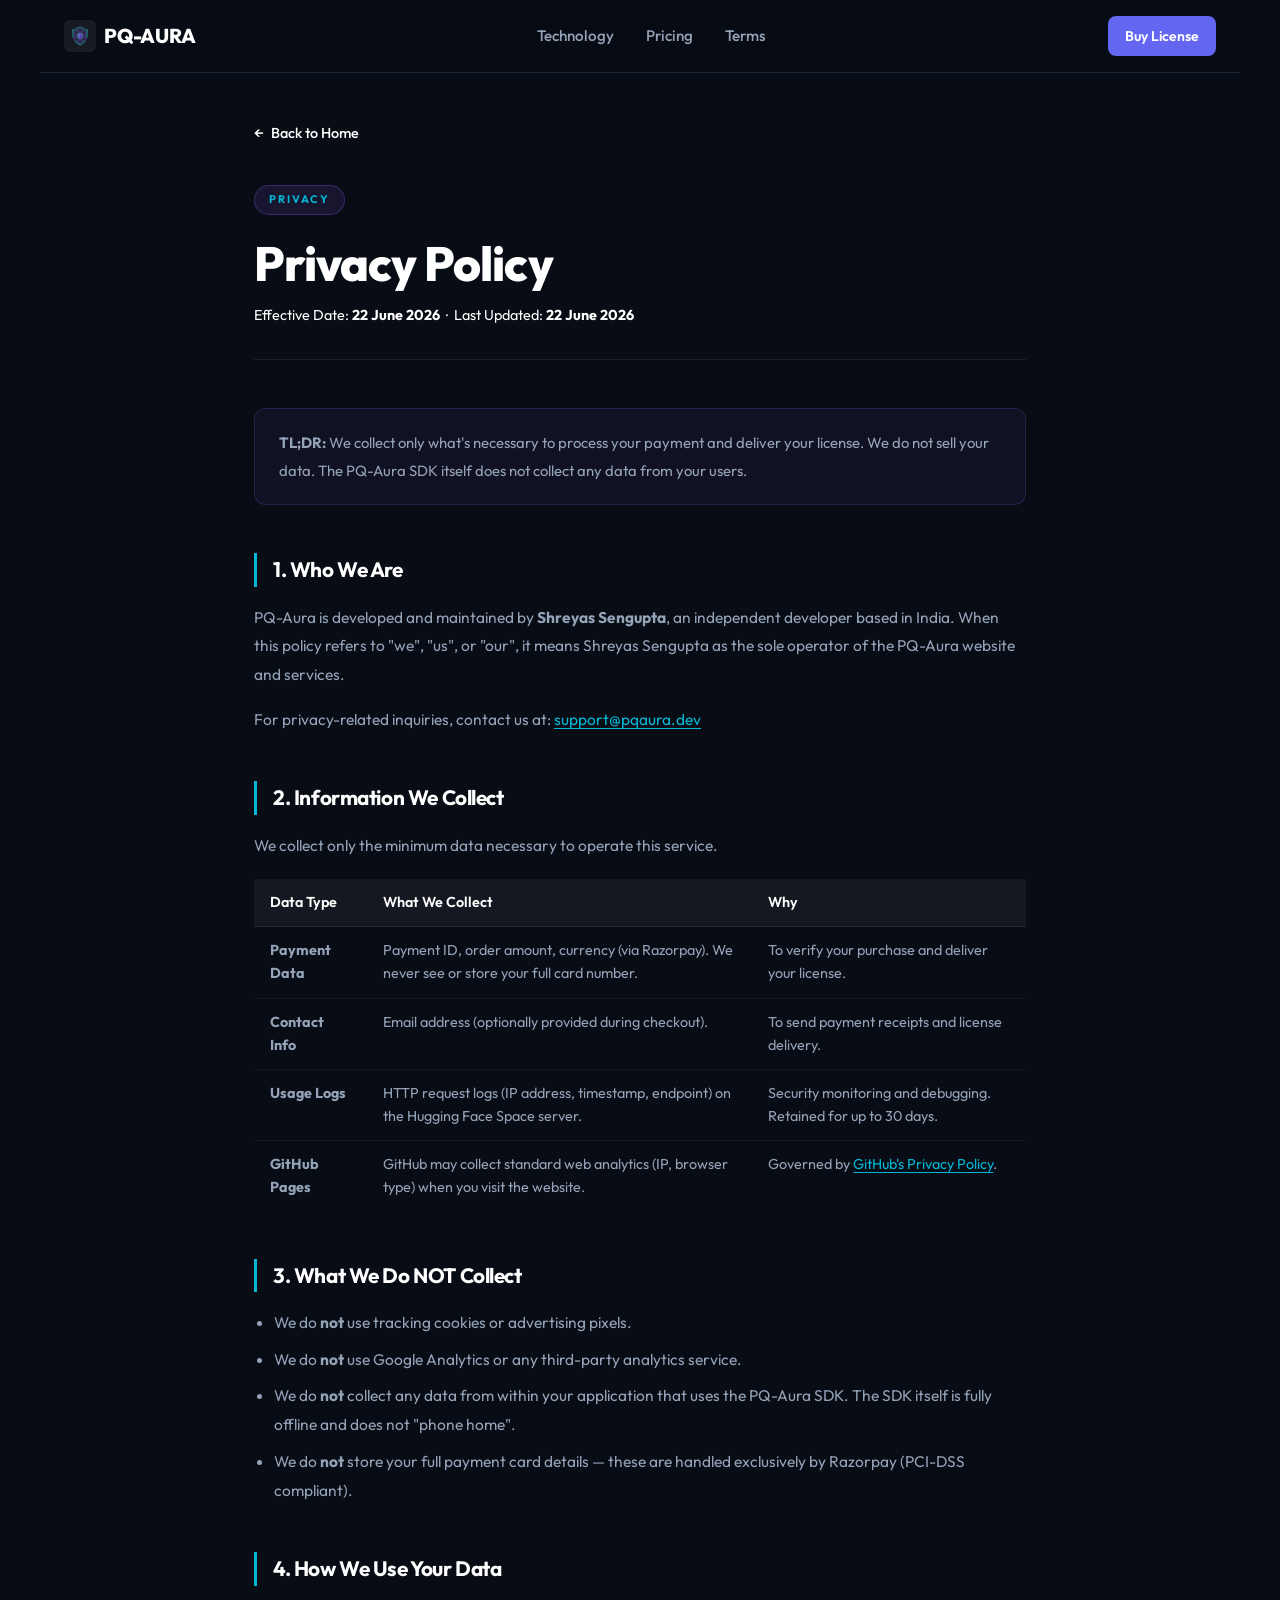
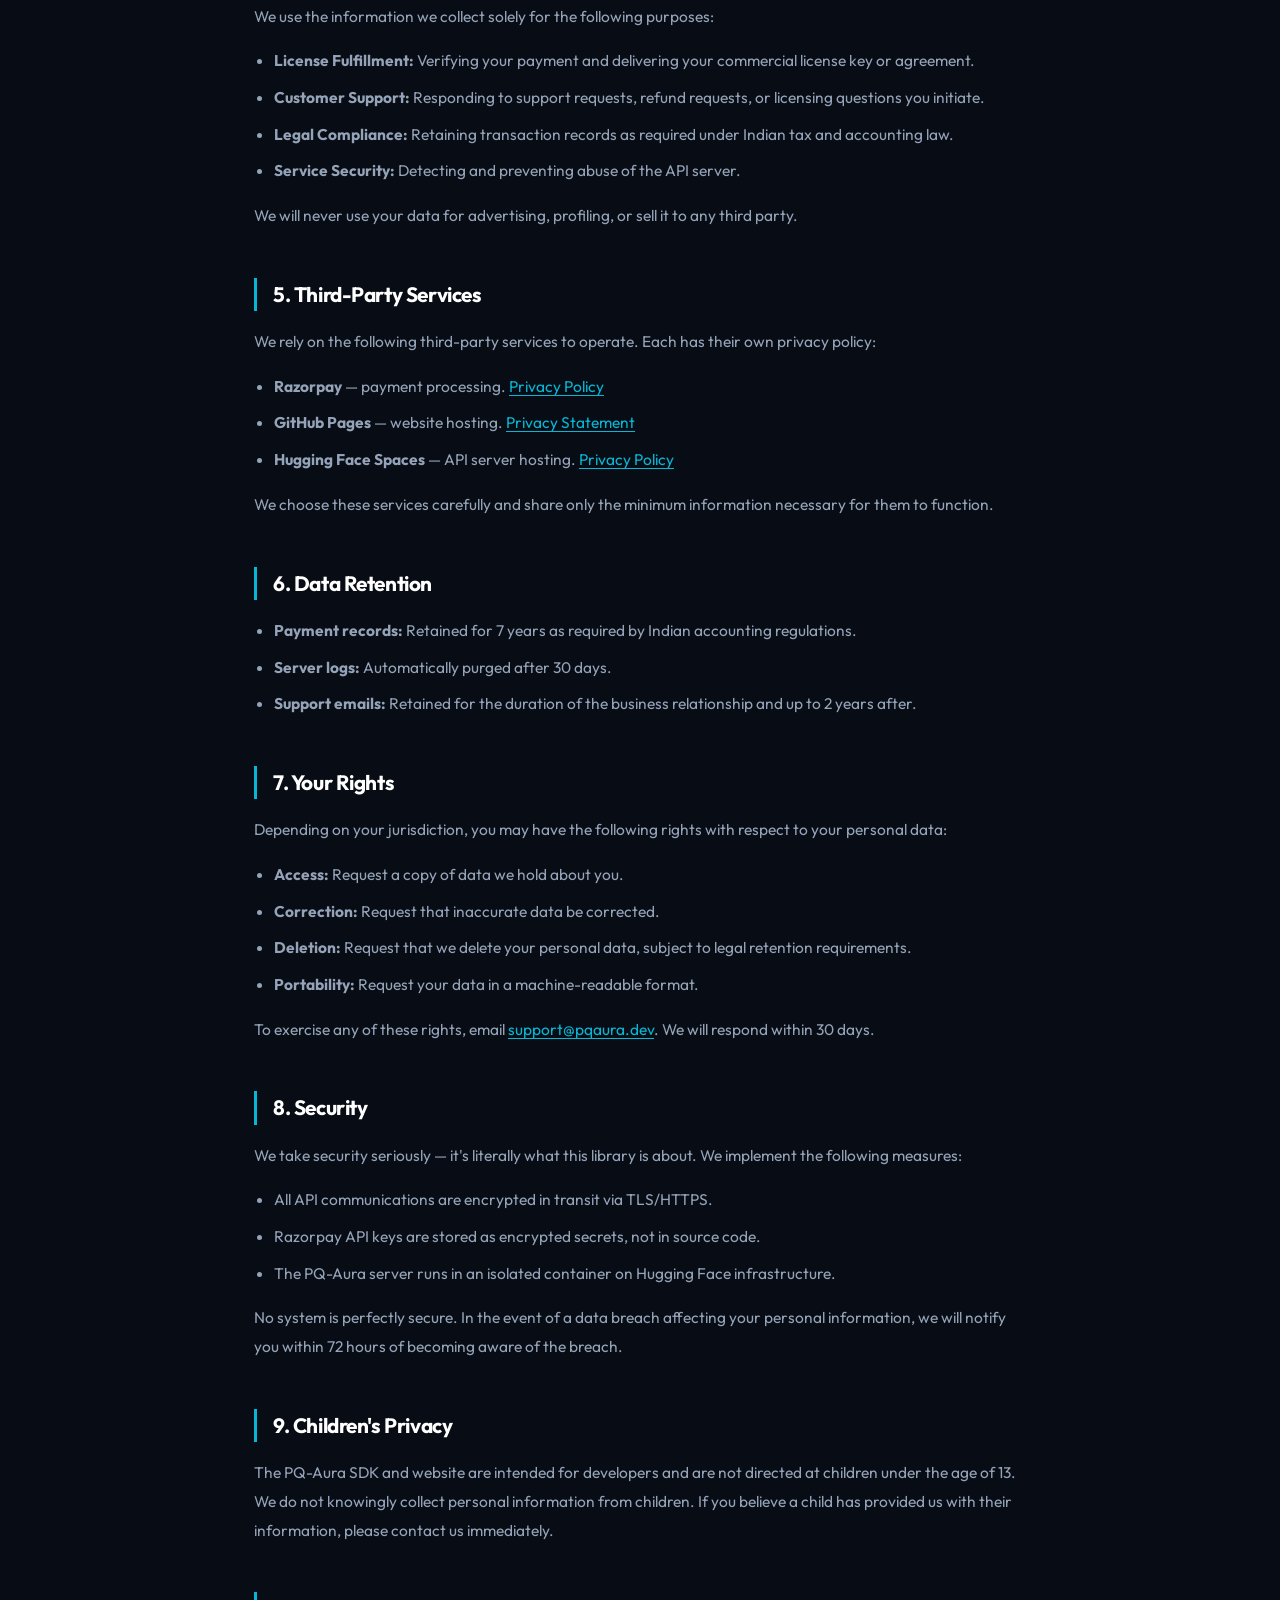
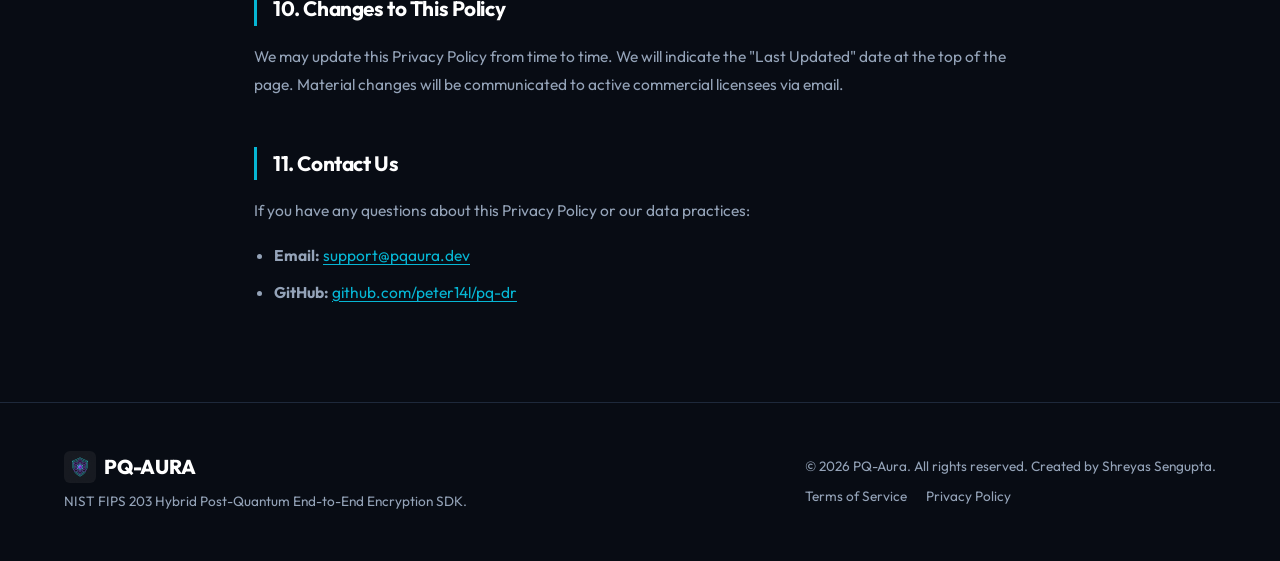
<file: privacy.html>
<!DOCTYPE html>
<html lang="en">
<head>
    <meta charset="UTF-8">
    <meta name="viewport" content="width=device-width, initial-scale=1.0">
    <title>Privacy Policy | PQ-Aura</title>
    <meta name="description" content="Privacy Policy for PQ-Aura SDK — how we collect, use, and protect your data.">

    <link rel="preconnect" href="https://fonts.googleapis.com">
    <link rel="preconnect" href="https://fonts.gstatic.com" crossorigin>
    <link href="https://fonts.googleapis.com/css2?family=Outfit:wght@300;400;500;600;700;800&family=JetBrains+Mono:wght@400;500;700&display=swap" rel="stylesheet">
    <link rel="stylesheet" href="style.css">

    <style>
        .legal-page {
            min-height: 100vh;
            padding: 120px 0 80px;
        }
        .legal-container {
            max-width: 820px;
            margin: 0 auto;
            padding: 0 24px;
        }
        .legal-header {
            margin-bottom: 48px;
            padding-bottom: 32px;
            border-bottom: 1px solid rgba(255,255,255,0.08);
        }
        .legal-badge {
            display: inline-block;
            font-size: 11px;
            font-weight: 700;
            letter-spacing: 2px;
            text-transform: uppercase;
            color: var(--accent-secondary);
            background: rgba(139,92,246,0.12);
            border: 1px solid rgba(139,92,246,0.3);
            border-radius: 20px;
            padding: 5px 14px;
            margin-bottom: 20px;
        }
        .legal-header h1 {
            font-size: clamp(2rem, 4vw, 3rem);
            font-weight: 800;
            color: var(--text-primary);
            margin-bottom: 12px;
            line-height: 1.2;
        }
        .legal-meta {
            color: var(--text-muted);
            font-size: 0.9rem;
        }
        .legal-body h2 {
            font-size: 1.3rem;
            font-weight: 700;
            color: var(--text-primary);
            margin: 48px 0 16px;
            padding-left: 16px;
            border-left: 3px solid var(--accent-secondary);
        }
        .legal-body h3 {
            font-size: 1.05rem;
            font-weight: 600;
            color: var(--text-secondary);
            margin: 28px 0 10px;
        }
        .legal-body p {
            color: var(--text-secondary);
            line-height: 1.85;
            margin-bottom: 16px;
            font-size: 0.97rem;
        }
        .legal-body ul {
            color: var(--text-secondary);
            line-height: 1.85;
            margin: 0 0 16px 20px;
            font-size: 0.97rem;
        }
        .legal-body ul li {
            margin-bottom: 8px;
        }
        .legal-body a {
            color: var(--accent-secondary);
            text-decoration: underline;
            text-underline-offset: 3px;
        }
        .legal-highlight {
            background: rgba(139,92,246,0.07);
            border: 1px solid rgba(139,92,246,0.2);
            border-radius: 12px;
            padding: 20px 24px;
            margin: 24px 0;
        }
        .legal-highlight p { margin: 0; font-size: 0.93rem; }
        .back-link {
            display: inline-flex;
            align-items: center;
            gap: 8px;
            color: var(--text-muted);
            text-decoration: none;
            font-size: 0.9rem;
            font-weight: 500;
            transition: color 0.2s;
            margin-bottom: 40px;
        }
        .back-link:hover { color: var(--accent-secondary); }
        .back-link::before { content: "←"; }
        .data-table {
            width: 100%;
            border-collapse: collapse;
            margin: 20px 0;
            font-size: 0.9rem;
        }
        .data-table th {
            background: rgba(255,255,255,0.05);
            color: var(--text-primary);
            font-weight: 600;
            padding: 12px 16px;
            text-align: left;
            border-bottom: 1px solid rgba(255,255,255,0.08);
        }
        .data-table td {
            color: var(--text-secondary);
            padding: 12px 16px;
            border-bottom: 1px solid rgba(255,255,255,0.05);
            vertical-align: top;
        }
        .data-table tr:last-child td { border-bottom: none; }
    </style>
</head>
<body>
    <!-- Navbar -->
    <header class="navbar" id="navbar">
        <div class="nav-container">
            <a href="index.html" class="logo" id="nav-logo">
                <img src="assets/logo.jpg" alt="PQ-Aura Logo" class="logo-img">
                <span class="logo-text">PQ-AURA</span>
            </a>
            <nav class="nav-links">
                <a href="index.html#features" class="nav-link">Technology</a>
                <a href="index.html#pricing" class="nav-link">Pricing</a>
                <a href="terms.html" class="nav-link">Terms</a>
            </nav>
            <div class="nav-cta">
                <a href="index.html#pricing" class="btn btn-primary btn-sm" id="btn-nav-buy">Buy License</a>
            </div>
        </div>
    </header>

    <main class="legal-page">
        <div class="legal-container">
            <a href="index.html" class="back-link">Back to Home</a>

            <div class="legal-header">
                <div class="legal-badge">Privacy</div>
                <h1>Privacy Policy</h1>
                <p class="legal-meta">Effective Date: <strong>22 June 2026</strong> &nbsp;·&nbsp; Last Updated: <strong>22 June 2026</strong></p>
            </div>

            <div class="legal-body">
                <div class="legal-highlight">
                    <p><strong>TL;DR:</strong> We collect only what's necessary to process your payment and deliver your license. We do not sell your data. The PQ-Aura SDK itself does not collect any data from your users.</p>
                </div>

                <h2>1. Who We Are</h2>
                <p>PQ-Aura is developed and maintained by <strong>Shreyas Sengupta</strong>, an independent developer based in India. When this policy refers to "we", "us", or "our", it means Shreyas Sengupta as the sole operator of the PQ-Aura website and services.</p>
                <p>For privacy-related inquiries, contact us at: <a href="mailto:support@pqaura.dev">support@pqaura.dev</a></p>

                <h2>2. Information We Collect</h2>
                <p>We collect only the minimum data necessary to operate this service.</p>

                <table class="data-table">
                    <thead>
                        <tr>
                            <th>Data Type</th>
                            <th>What We Collect</th>
                            <th>Why</th>
                        </tr>
                    </thead>
                    <tbody>
                        <tr>
                            <td><strong>Payment Data</strong></td>
                            <td>Payment ID, order amount, currency (via Razorpay). We never see or store your full card number.</td>
                            <td>To verify your purchase and deliver your license.</td>
                        </tr>
                        <tr>
                            <td><strong>Contact Info</strong></td>
                            <td>Email address (optionally provided during checkout).</td>
                            <td>To send payment receipts and license delivery.</td>
                        </tr>
                        <tr>
                            <td><strong>Usage Logs</strong></td>
                            <td>HTTP request logs (IP address, timestamp, endpoint) on the Hugging Face Space server.</td>
                            <td>Security monitoring and debugging. Retained for up to 30 days.</td>
                        </tr>
                        <tr>
                            <td><strong>GitHub Pages</strong></td>
                            <td>GitHub may collect standard web analytics (IP, browser type) when you visit the website.</td>
                            <td>Governed by <a href="https://docs.github.com/en/site-policy/privacy-policies/github-general-privacy-statement" target="_blank" rel="noopener">GitHub's Privacy Policy</a>.</td>
                        </tr>
                    </tbody>
                </table>

                <h2>3. What We Do NOT Collect</h2>
                <ul>
                    <li>We do <strong>not</strong> use tracking cookies or advertising pixels.</li>
                    <li>We do <strong>not</strong> use Google Analytics or any third-party analytics service.</li>
                    <li>We do <strong>not</strong> collect any data from within your application that uses the PQ-Aura SDK. The SDK itself is fully offline and does not "phone home".</li>
                    <li>We do <strong>not</strong> store your full payment card details — these are handled exclusively by Razorpay (PCI-DSS compliant).</li>
                </ul>

                <h2>4. How We Use Your Data</h2>
                <p>We use the information we collect solely for the following purposes:</p>
                <ul>
                    <li><strong>License Fulfillment:</strong> Verifying your payment and delivering your commercial license key or agreement.</li>
                    <li><strong>Customer Support:</strong> Responding to support requests, refund requests, or licensing questions you initiate.</li>
                    <li><strong>Legal Compliance:</strong> Retaining transaction records as required under Indian tax and accounting law.</li>
                    <li><strong>Service Security:</strong> Detecting and preventing abuse of the API server.</li>
                </ul>
                <p>We will never use your data for advertising, profiling, or sell it to any third party.</p>

                <h2>5. Third-Party Services</h2>
                <p>We rely on the following third-party services to operate. Each has their own privacy policy:</p>
                <ul>
                    <li><strong>Razorpay</strong> — payment processing. <a href="https://razorpay.com/privacy/" target="_blank" rel="noopener">Privacy Policy</a></li>
                    <li><strong>GitHub Pages</strong> — website hosting. <a href="https://docs.github.com/en/site-policy/privacy-policies/github-general-privacy-statement" target="_blank" rel="noopener">Privacy Statement</a></li>
                    <li><strong>Hugging Face Spaces</strong> — API server hosting. <a href="https://huggingface.co/privacy" target="_blank" rel="noopener">Privacy Policy</a></li>
                </ul>
                <p>We choose these services carefully and share only the minimum information necessary for them to function.</p>

                <h2>6. Data Retention</h2>
                <ul>
                    <li><strong>Payment records:</strong> Retained for 7 years as required by Indian accounting regulations.</li>
                    <li><strong>Server logs:</strong> Automatically purged after 30 days.</li>
                    <li><strong>Support emails:</strong> Retained for the duration of the business relationship and up to 2 years after.</li>
                </ul>

                <h2>7. Your Rights</h2>
                <p>Depending on your jurisdiction, you may have the following rights with respect to your personal data:</p>
                <ul>
                    <li><strong>Access:</strong> Request a copy of data we hold about you.</li>
                    <li><strong>Correction:</strong> Request that inaccurate data be corrected.</li>
                    <li><strong>Deletion:</strong> Request that we delete your personal data, subject to legal retention requirements.</li>
                    <li><strong>Portability:</strong> Request your data in a machine-readable format.</li>
                </ul>
                <p>To exercise any of these rights, email <a href="mailto:support@pqaura.dev">support@pqaura.dev</a>. We will respond within 30 days.</p>

                <h2>8. Security</h2>
                <p>We take security seriously — it's literally what this library is about. We implement the following measures:</p>
                <ul>
                    <li>All API communications are encrypted in transit via TLS/HTTPS.</li>
                    <li>Razorpay API keys are stored as encrypted secrets, not in source code.</li>
                    <li>The PQ-Aura server runs in an isolated container on Hugging Face infrastructure.</li>
                </ul>
                <p>No system is perfectly secure. In the event of a data breach affecting your personal information, we will notify you within 72 hours of becoming aware of the breach.</p>

                <h2>9. Children's Privacy</h2>
                <p>The PQ-Aura SDK and website are intended for developers and are not directed at children under the age of 13. We do not knowingly collect personal information from children. If you believe a child has provided us with their information, please contact us immediately.</p>

                <h2>10. Changes to This Policy</h2>
                <p>We may update this Privacy Policy from time to time. We will indicate the "Last Updated" date at the top of the page. Material changes will be communicated to active commercial licensees via email.</p>

                <h2>11. Contact Us</h2>
                <p>If you have any questions about this Privacy Policy or our data practices:</p>
                <ul>
                    <li><strong>Email:</strong> <a href="mailto:support@pqaura.dev">support@pqaura.dev</a></li>
                    <li><strong>GitHub:</strong> <a href="https://github.com/peter14l/pq-dr" target="_blank" rel="noopener">github.com/peter14l/pq-dr</a></li>
                </ul>
            </div>
        </div>
    </main>

    <!-- Footer -->
    <footer class="footer">
        <div class="footer-container">
            <div class="footer-left">
                <a href="index.html" class="logo">
                    <img src="assets/logo.jpg" alt="PQ-Aura Logo" class="logo-img">
                    <span class="logo-text">PQ-AURA</span>
                </a>
                <p>NIST FIPS 203 Hybrid Post-Quantum End-to-End Encryption SDK.</p>
            </div>
            <div class="footer-right">
                <p>&copy; 2026 PQ-Aura. All rights reserved. Created by Shreyas Sengupta.</p>
                <p style="margin-top:8px;">
                    <a href="terms.html" style="color:var(--text-muted);text-decoration:none;margin-right:16px;">Terms of Service</a>
                    <a href="privacy.html" style="color:var(--text-muted);text-decoration:none;">Privacy Policy</a>
                </p>
            </div>
        </div>
    </footer>

    <script src="app.js"></script>
</body>
</html>
</file>
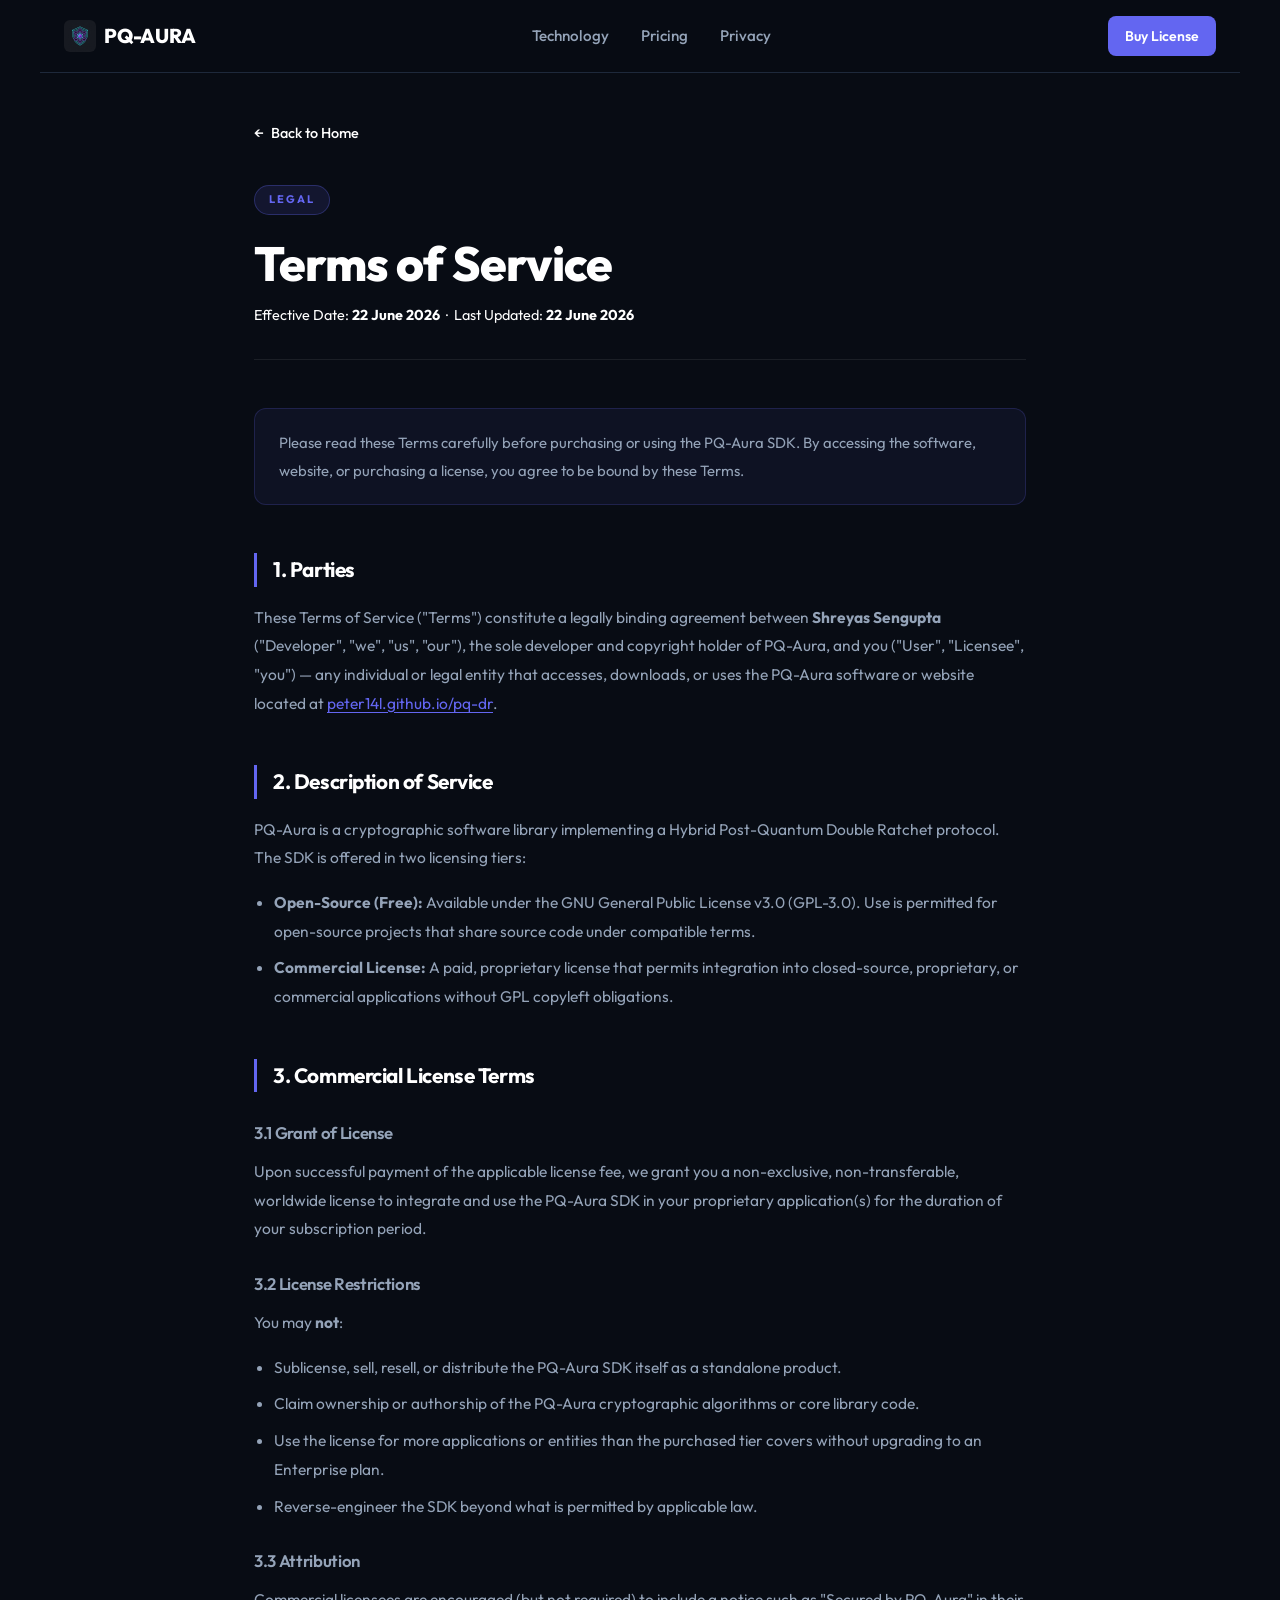
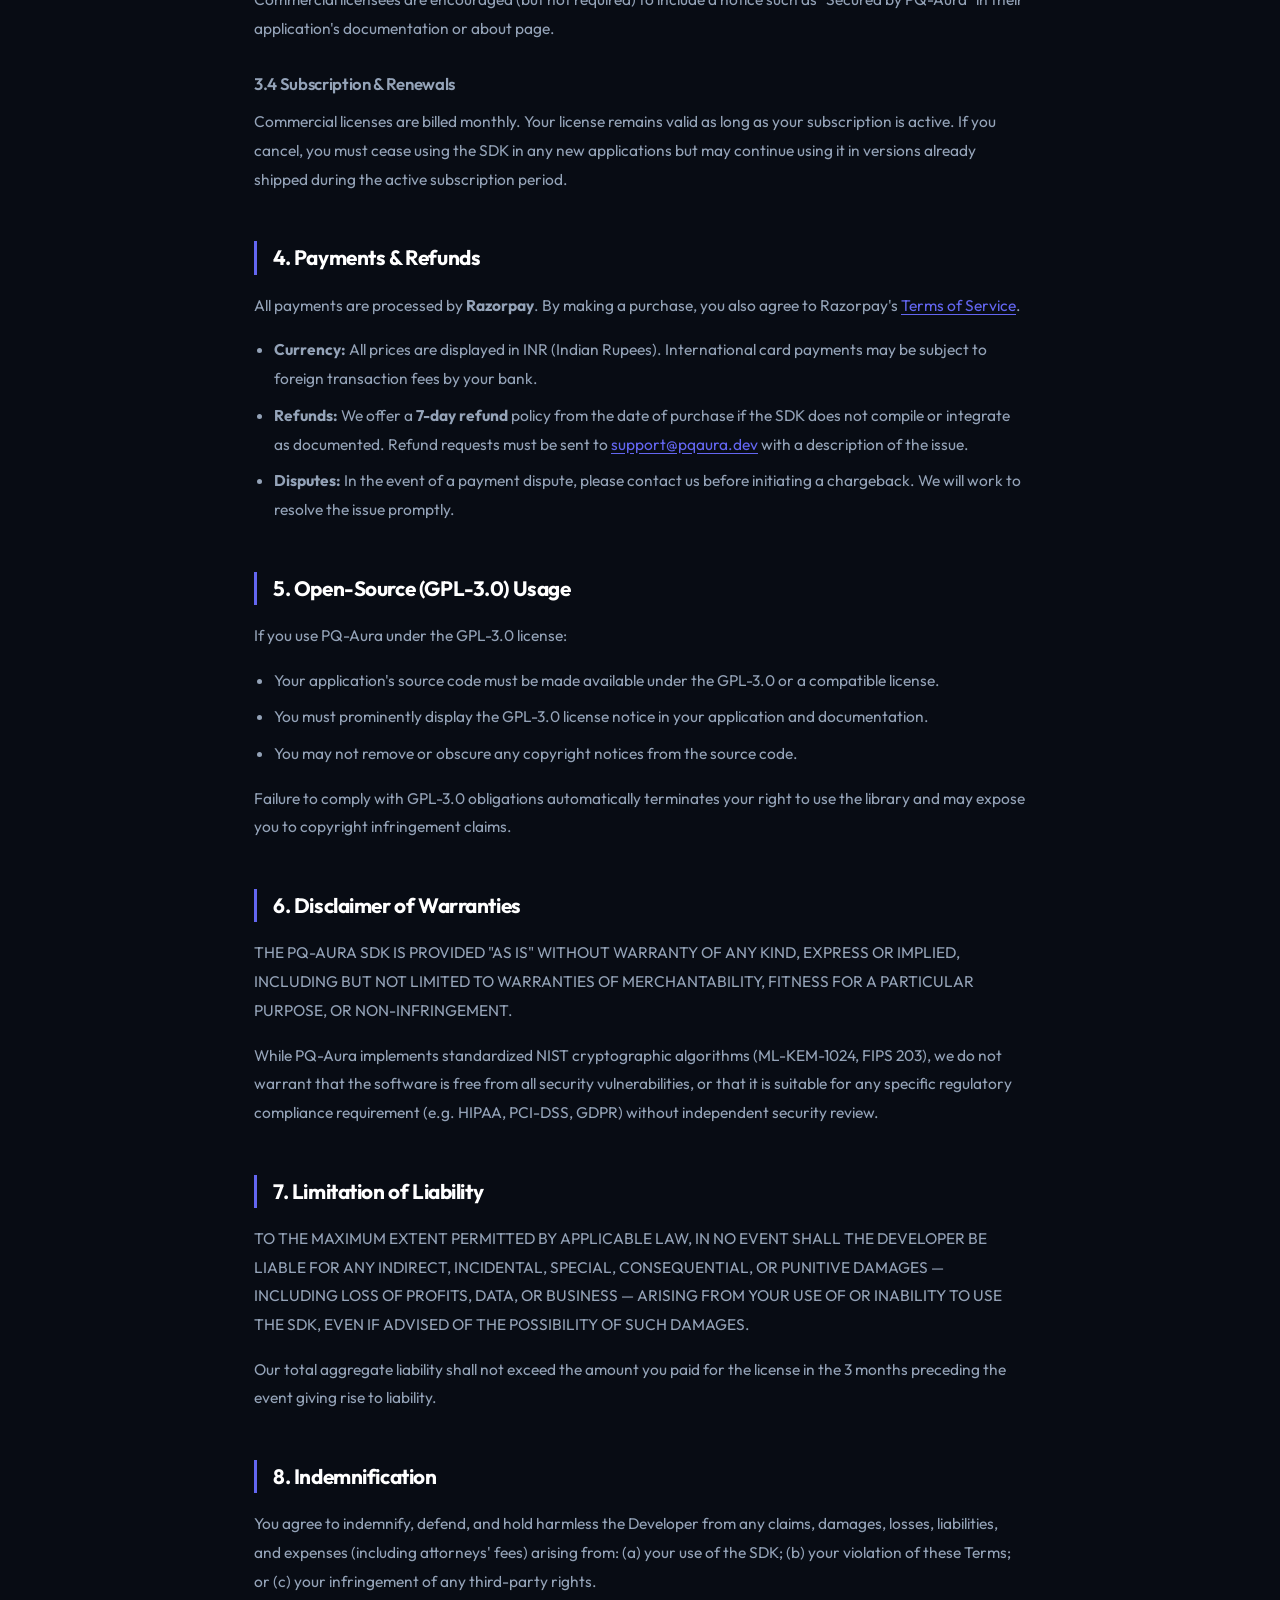
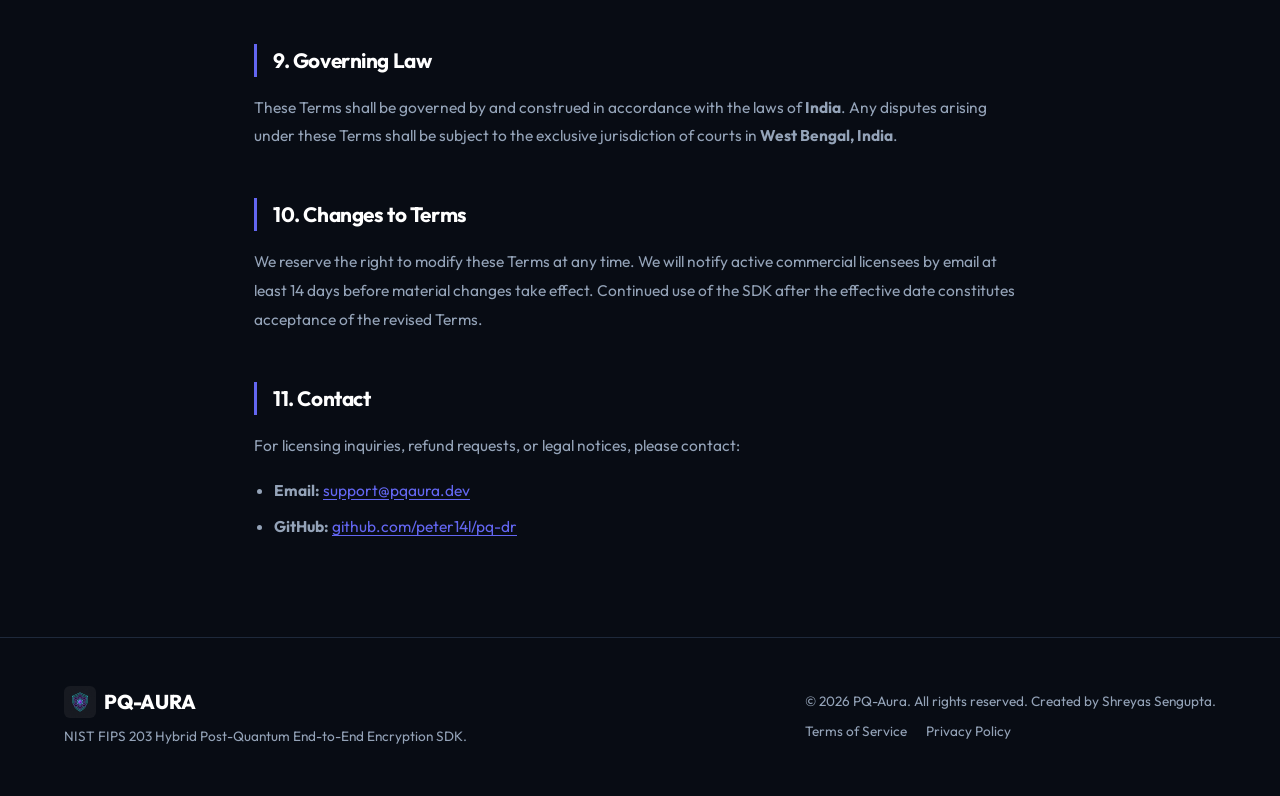
<file: terms.html>
<!DOCTYPE html>
<html lang="en">
<head>
    <meta charset="UTF-8">
    <meta name="viewport" content="width=device-width, initial-scale=1.0">
    <title>Terms of Service | PQ-Aura</title>
    <meta name="description" content="Terms of Service for PQ-Aura SDK — commercial licensing, usage restrictions, and legal obligations.">

    <link rel="preconnect" href="https://fonts.googleapis.com">
    <link rel="preconnect" href="https://fonts.gstatic.com" crossorigin>
    <link href="https://fonts.googleapis.com/css2?family=Outfit:wght@300;400;500;600;700;800&family=JetBrains+Mono:wght@400;500;700&display=swap" rel="stylesheet">
    <link rel="stylesheet" href="style.css">

    <style>
        .legal-page {
            min-height: 100vh;
            padding: 120px 0 80px;
        }
        .legal-container {
            max-width: 820px;
            margin: 0 auto;
            padding: 0 24px;
        }
        .legal-header {
            margin-bottom: 48px;
            padding-bottom: 32px;
            border-bottom: 1px solid rgba(255,255,255,0.08);
        }
        .legal-badge {
            display: inline-block;
            font-size: 11px;
            font-weight: 700;
            letter-spacing: 2px;
            text-transform: uppercase;
            color: var(--accent-primary);
            background: rgba(99,102,241,0.12);
            border: 1px solid rgba(99,102,241,0.3);
            border-radius: 20px;
            padding: 5px 14px;
            margin-bottom: 20px;
        }
        .legal-header h1 {
            font-size: clamp(2rem, 4vw, 3rem);
            font-weight: 800;
            color: var(--text-primary);
            margin-bottom: 12px;
            line-height: 1.2;
        }
        .legal-meta {
            color: var(--text-muted);
            font-size: 0.9rem;
        }
        .legal-body h2 {
            font-size: 1.3rem;
            font-weight: 700;
            color: var(--text-primary);
            margin: 48px 0 16px;
            padding-left: 16px;
            border-left: 3px solid var(--accent-primary);
        }
        .legal-body h3 {
            font-size: 1.05rem;
            font-weight: 600;
            color: var(--text-secondary);
            margin: 28px 0 10px;
        }
        .legal-body p {
            color: var(--text-secondary);
            line-height: 1.85;
            margin-bottom: 16px;
            font-size: 0.97rem;
        }
        .legal-body ul {
            color: var(--text-secondary);
            line-height: 1.85;
            margin: 0 0 16px 20px;
            font-size: 0.97rem;
        }
        .legal-body ul li {
            margin-bottom: 8px;
        }
        .legal-body a {
            color: var(--accent-primary);
            text-decoration: underline;
            text-underline-offset: 3px;
        }
        .legal-highlight {
            background: rgba(99,102,241,0.07);
            border: 1px solid rgba(99,102,241,0.2);
            border-radius: 12px;
            padding: 20px 24px;
            margin: 24px 0;
        }
        .legal-highlight p {
            margin: 0;
            font-size: 0.93rem;
        }
        .back-link {
            display: inline-flex;
            align-items: center;
            gap: 8px;
            color: var(--text-muted);
            text-decoration: none;
            font-size: 0.9rem;
            font-weight: 500;
            transition: color 0.2s;
            margin-bottom: 40px;
        }
        .back-link:hover { color: var(--accent-primary); }
        .back-link::before { content: "←"; }
    </style>
</head>
<body>
    <!-- Navbar -->
    <header class="navbar" id="navbar">
        <div class="nav-container">
            <a href="index.html" class="logo" id="nav-logo">
                <img src="assets/logo.jpg" alt="PQ-Aura Logo" class="logo-img">
                <span class="logo-text">PQ-AURA</span>
            </a>
            <nav class="nav-links">
                <a href="index.html#features" class="nav-link">Technology</a>
                <a href="index.html#pricing" class="nav-link">Pricing</a>
                <a href="privacy.html" class="nav-link">Privacy</a>
            </nav>
            <div class="nav-cta">
                <a href="index.html#pricing" class="btn btn-primary btn-sm" id="btn-nav-buy">Buy License</a>
            </div>
        </div>
    </header>

    <main class="legal-page">
        <div class="legal-container">
            <a href="index.html" class="back-link">Back to Home</a>

            <div class="legal-header">
                <div class="legal-badge">Legal</div>
                <h1>Terms of Service</h1>
                <p class="legal-meta">Effective Date: <strong>22 June 2026</strong> &nbsp;·&nbsp; Last Updated: <strong>22 June 2026</strong></p>
            </div>

            <div class="legal-body">
                <div class="legal-highlight">
                    <p>Please read these Terms carefully before purchasing or using the PQ-Aura SDK. By accessing the software, website, or purchasing a license, you agree to be bound by these Terms.</p>
                </div>

                <h2>1. Parties</h2>
                <p>These Terms of Service ("Terms") constitute a legally binding agreement between <strong>Shreyas Sengupta</strong> ("Developer", "we", "us", "our"), the sole developer and copyright holder of PQ-Aura, and you ("User", "Licensee", "you") — any individual or legal entity that accesses, downloads, or uses the PQ-Aura software or website located at <a href="https://peter14l.github.io/pq-dr/">peter14l.github.io/pq-dr</a>.</p>

                <h2>2. Description of Service</h2>
                <p>PQ-Aura is a cryptographic software library implementing a Hybrid Post-Quantum Double Ratchet protocol. The SDK is offered in two licensing tiers:</p>
                <ul>
                    <li><strong>Open-Source (Free):</strong> Available under the GNU General Public License v3.0 (GPL-3.0). Use is permitted for open-source projects that share source code under compatible terms.</li>
                    <li><strong>Commercial License:</strong> A paid, proprietary license that permits integration into closed-source, proprietary, or commercial applications without GPL copyleft obligations.</li>
                </ul>

                <h2>3. Commercial License Terms</h2>
                <h3>3.1 Grant of License</h3>
                <p>Upon successful payment of the applicable license fee, we grant you a non-exclusive, non-transferable, worldwide license to integrate and use the PQ-Aura SDK in your proprietary application(s) for the duration of your subscription period.</p>

                <h3>3.2 License Restrictions</h3>
                <p>You may <strong>not</strong>:</p>
                <ul>
                    <li>Sublicense, sell, resell, or distribute the PQ-Aura SDK itself as a standalone product.</li>
                    <li>Claim ownership or authorship of the PQ-Aura cryptographic algorithms or core library code.</li>
                    <li>Use the license for more applications or entities than the purchased tier covers without upgrading to an Enterprise plan.</li>
                    <li>Reverse-engineer the SDK beyond what is permitted by applicable law.</li>
                </ul>

                <h3>3.3 Attribution</h3>
                <p>Commercial licensees are encouraged (but not required) to include a notice such as "Secured by PQ-Aura" in their application's documentation or about page.</p>

                <h3>3.4 Subscription & Renewals</h3>
                <p>Commercial licenses are billed monthly. Your license remains valid as long as your subscription is active. If you cancel, you must cease using the SDK in any new applications but may continue using it in versions already shipped during the active subscription period.</p>

                <h2>4. Payments & Refunds</h2>
                <p>All payments are processed by <strong>Razorpay</strong>. By making a purchase, you also agree to Razorpay's <a href="https://razorpay.com/terms/" target="_blank" rel="noopener">Terms of Service</a>.</p>
                <ul>
                    <li><strong>Currency:</strong> All prices are displayed in INR (Indian Rupees). International card payments may be subject to foreign transaction fees by your bank.</li>
                    <li><strong>Refunds:</strong> We offer a <strong>7-day refund</strong> policy from the date of purchase if the SDK does not compile or integrate as documented. Refund requests must be sent to <a href="mailto:support@pqaura.dev">support@pqaura.dev</a> with a description of the issue.</li>
                    <li><strong>Disputes:</strong> In the event of a payment dispute, please contact us before initiating a chargeback. We will work to resolve the issue promptly.</li>
                </ul>

                <h2>5. Open-Source (GPL-3.0) Usage</h2>
                <p>If you use PQ-Aura under the GPL-3.0 license:</p>
                <ul>
                    <li>Your application's source code must be made available under the GPL-3.0 or a compatible license.</li>
                    <li>You must prominently display the GPL-3.0 license notice in your application and documentation.</li>
                    <li>You may not remove or obscure any copyright notices from the source code.</li>
                </ul>
                <p>Failure to comply with GPL-3.0 obligations automatically terminates your right to use the library and may expose you to copyright infringement claims.</p>

                <h2>6. Disclaimer of Warranties</h2>
                <p>THE PQ-AURA SDK IS PROVIDED "AS IS" WITHOUT WARRANTY OF ANY KIND, EXPRESS OR IMPLIED, INCLUDING BUT NOT LIMITED TO WARRANTIES OF MERCHANTABILITY, FITNESS FOR A PARTICULAR PURPOSE, OR NON-INFRINGEMENT.</p>
                <p>While PQ-Aura implements standardized NIST cryptographic algorithms (ML-KEM-1024, FIPS 203), we do not warrant that the software is free from all security vulnerabilities, or that it is suitable for any specific regulatory compliance requirement (e.g. HIPAA, PCI-DSS, GDPR) without independent security review.</p>

                <h2>7. Limitation of Liability</h2>
                <p>TO THE MAXIMUM EXTENT PERMITTED BY APPLICABLE LAW, IN NO EVENT SHALL THE DEVELOPER BE LIABLE FOR ANY INDIRECT, INCIDENTAL, SPECIAL, CONSEQUENTIAL, OR PUNITIVE DAMAGES — INCLUDING LOSS OF PROFITS, DATA, OR BUSINESS — ARISING FROM YOUR USE OF OR INABILITY TO USE THE SDK, EVEN IF ADVISED OF THE POSSIBILITY OF SUCH DAMAGES.</p>
                <p>Our total aggregate liability shall not exceed the amount you paid for the license in the 3 months preceding the event giving rise to liability.</p>

                <h2>8. Indemnification</h2>
                <p>You agree to indemnify, defend, and hold harmless the Developer from any claims, damages, losses, liabilities, and expenses (including attorneys' fees) arising from: (a) your use of the SDK; (b) your violation of these Terms; or (c) your infringement of any third-party rights.</p>

                <h2>9. Governing Law</h2>
                <p>These Terms shall be governed by and construed in accordance with the laws of <strong>India</strong>. Any disputes arising under these Terms shall be subject to the exclusive jurisdiction of courts in <strong>West Bengal, India</strong>.</p>

                <h2>10. Changes to Terms</h2>
                <p>We reserve the right to modify these Terms at any time. We will notify active commercial licensees by email at least 14 days before material changes take effect. Continued use of the SDK after the effective date constitutes acceptance of the revised Terms.</p>

                <h2>11. Contact</h2>
                <p>For licensing inquiries, refund requests, or legal notices, please contact:</p>
                <ul>
                    <li><strong>Email:</strong> <a href="mailto:support@pqaura.dev">support@pqaura.dev</a></li>
                    <li><strong>GitHub:</strong> <a href="https://github.com/peter14l/pq-dr" target="_blank" rel="noopener">github.com/peter14l/pq-dr</a></li>
                </ul>
            </div>
        </div>
    </main>

    <!-- Footer -->
    <footer class="footer">
        <div class="footer-container">
            <div class="footer-left">
                <a href="index.html" class="logo">
                    <img src="assets/logo.jpg" alt="PQ-Aura Logo" class="logo-img">
                    <span class="logo-text">PQ-AURA</span>
                </a>
                <p>NIST FIPS 203 Hybrid Post-Quantum End-to-End Encryption SDK.</p>
            </div>
            <div class="footer-right">
                <p>&copy; 2026 PQ-Aura. All rights reserved. Created by Shreyas Sengupta.</p>
                <p style="margin-top:8px;">
                    <a href="terms.html" style="color:var(--text-muted);text-decoration:none;margin-right:16px;">Terms of Service</a>
                    <a href="privacy.html" style="color:var(--text-muted);text-decoration:none;">Privacy Policy</a>
                </p>
            </div>
        </div>
    </footer>

    <script src="app.js"></script>
</body>
</html>
</file>
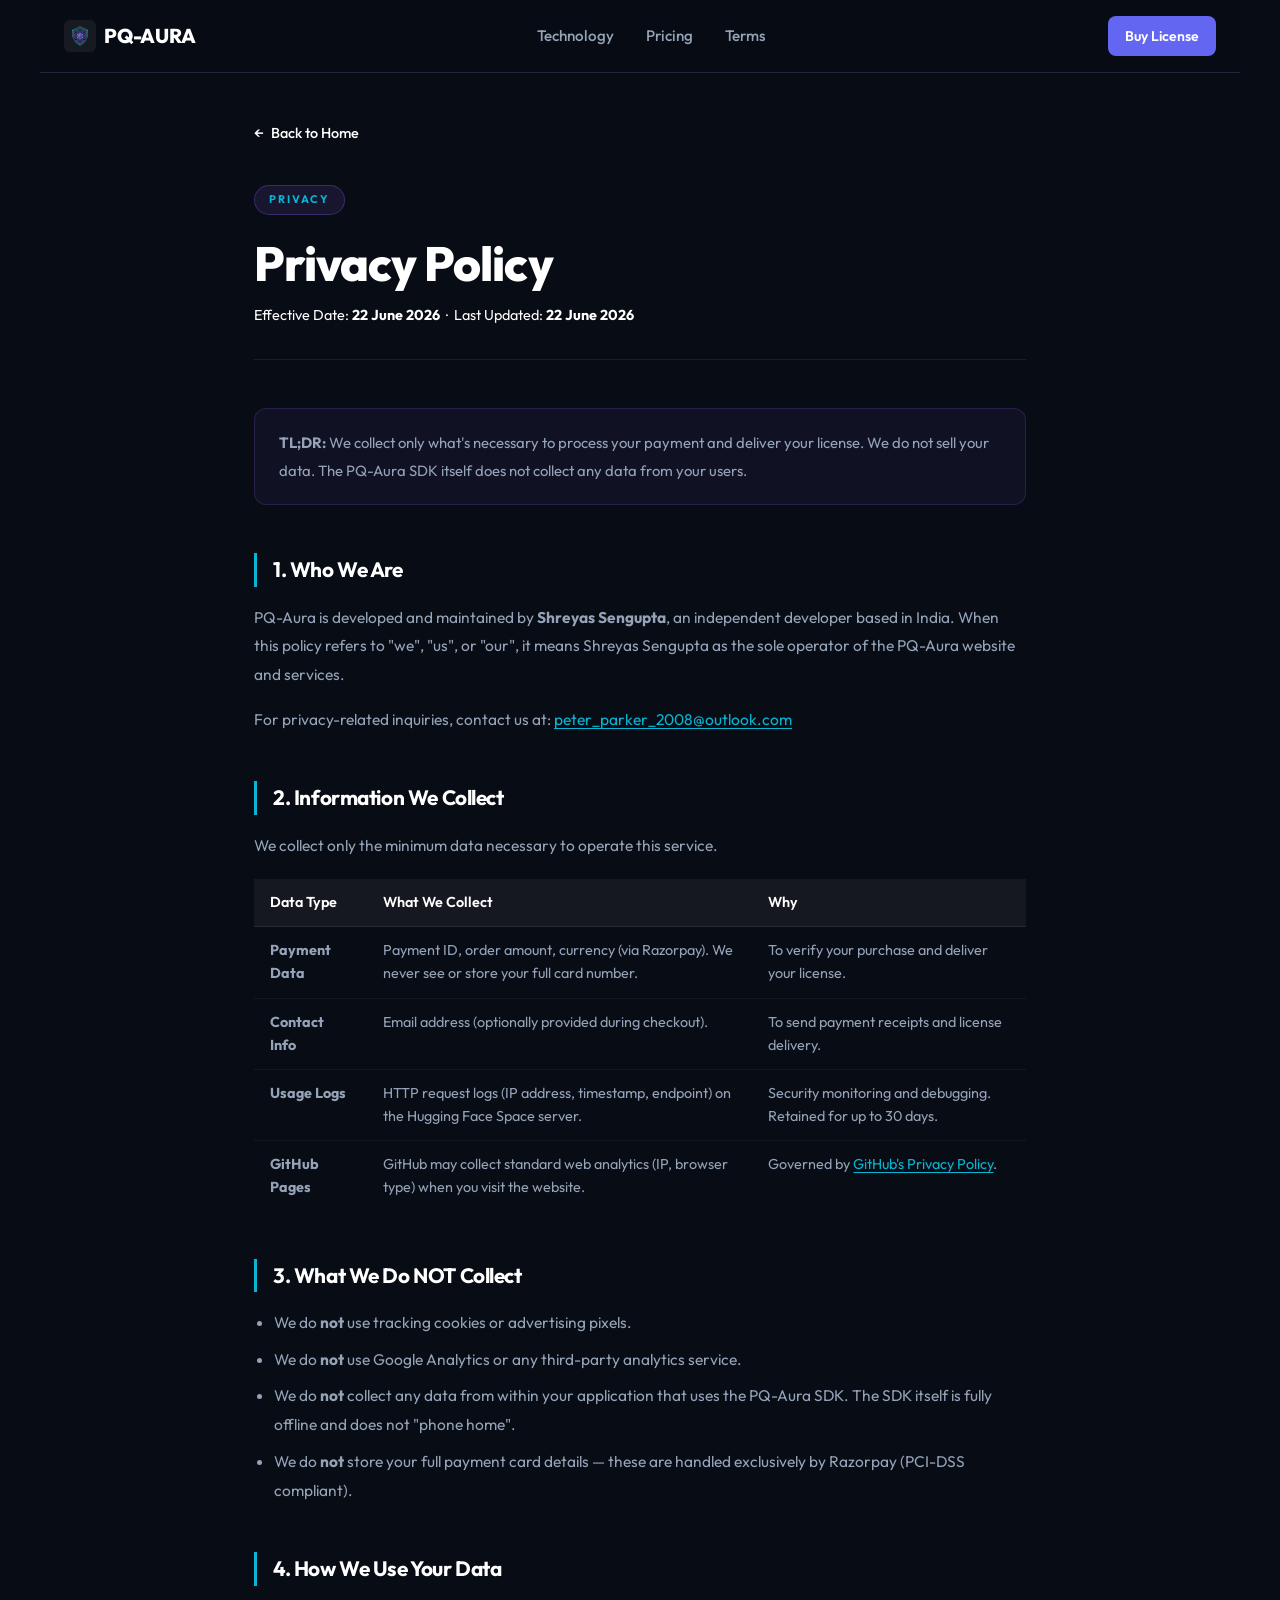
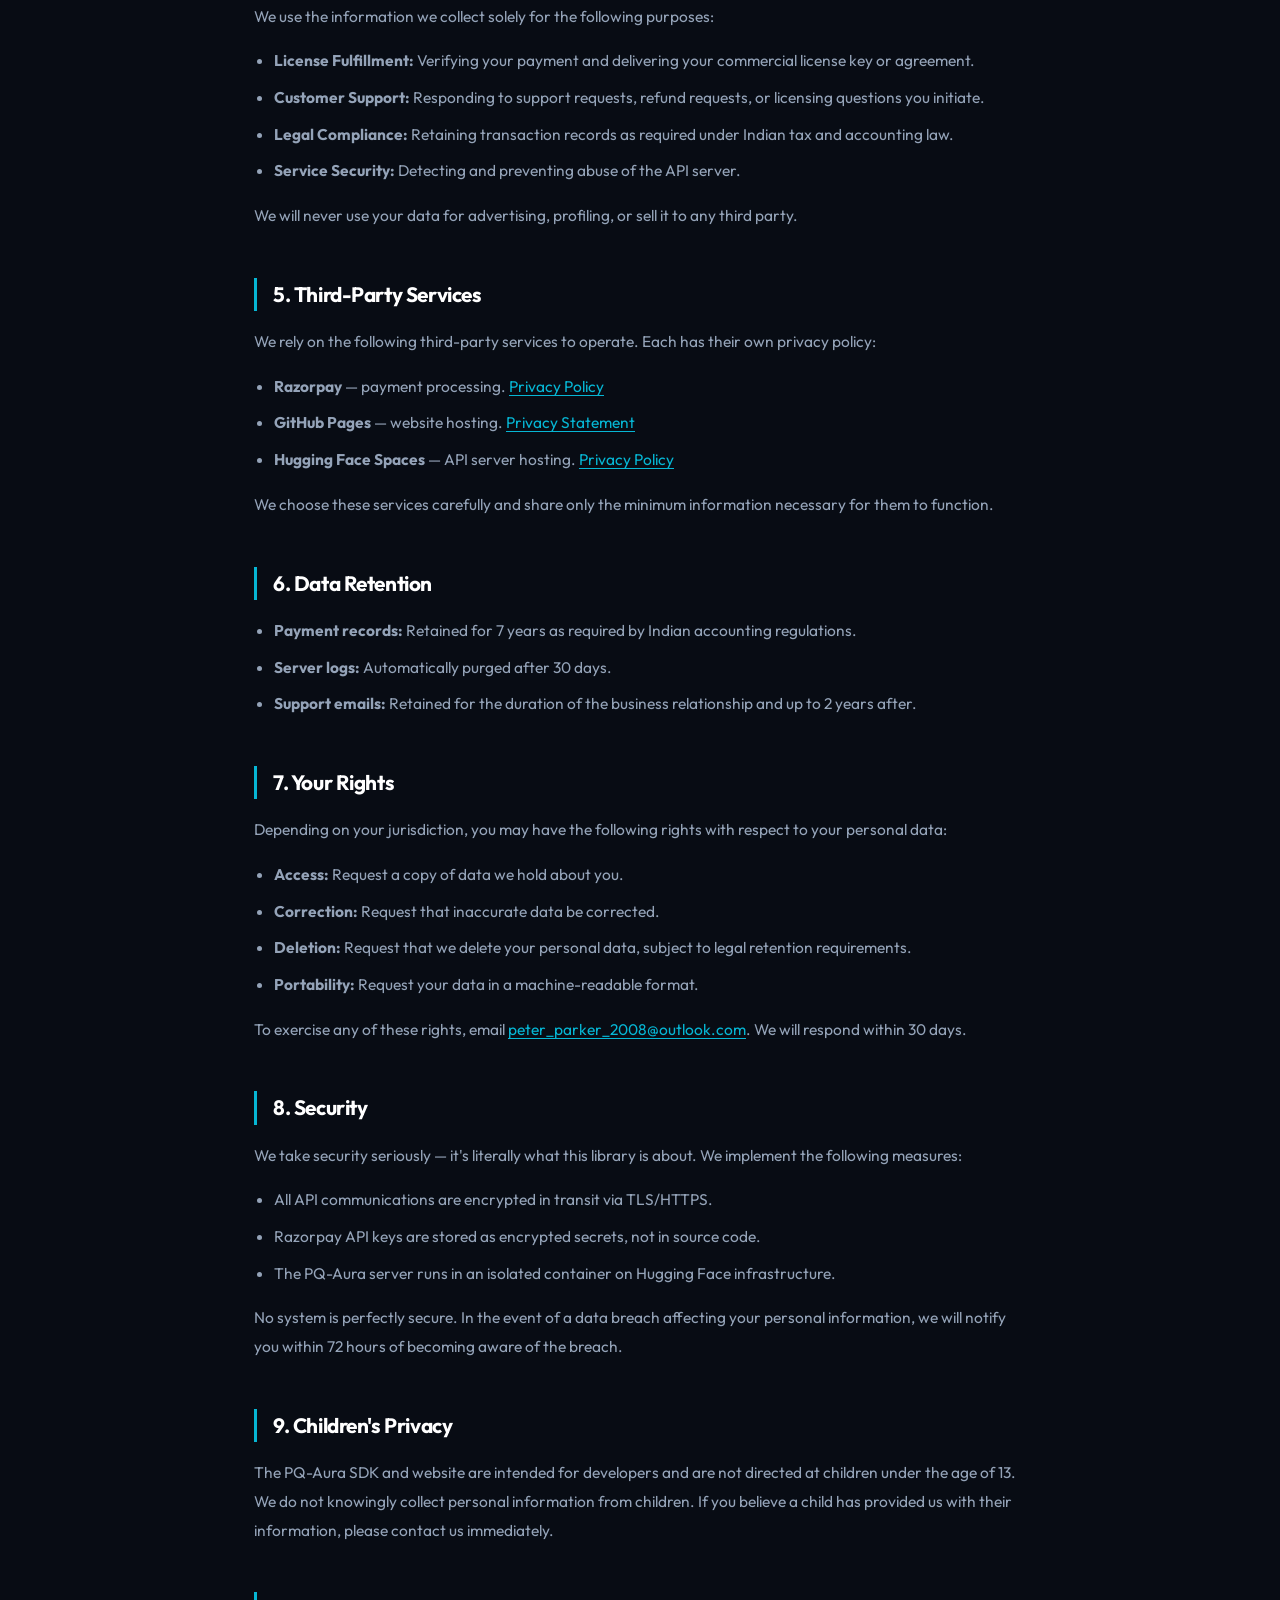
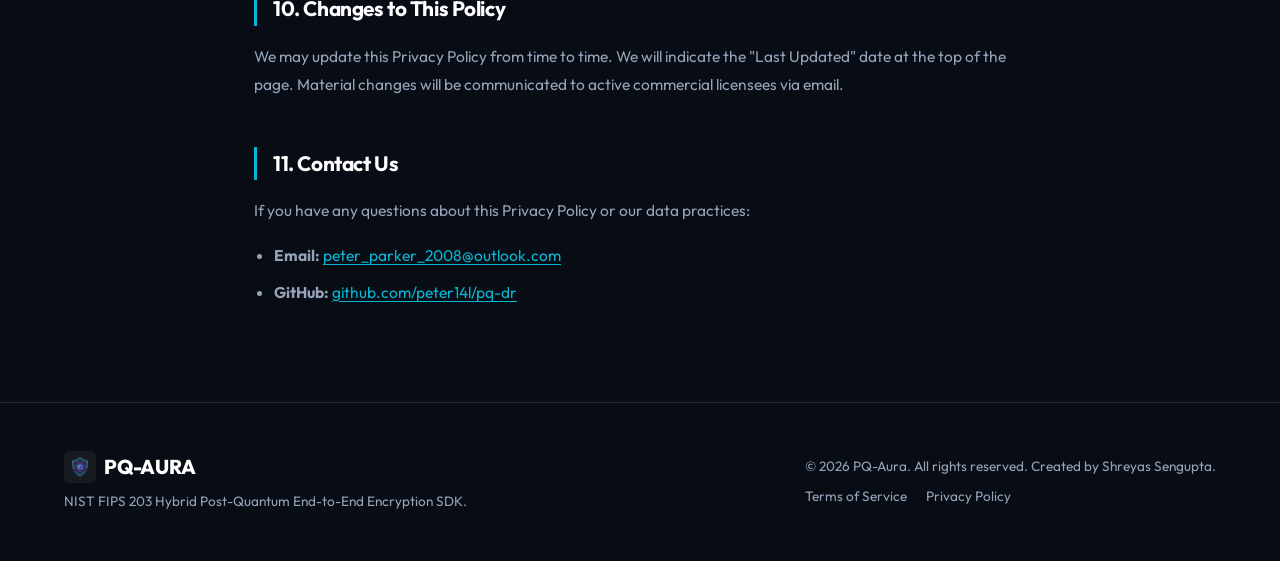
<file: website/privacy.html>
<!DOCTYPE html>
<html lang="en">
<head>
    <meta charset="UTF-8">
    <meta name="viewport" content="width=device-width, initial-scale=1.0">
    <title>Privacy Policy | PQ-Aura</title>
    <meta name="description" content="Privacy Policy for PQ-Aura SDK — how we collect, use, and protect your data.">

    <link rel="preconnect" href="https://fonts.googleapis.com">
    <link rel="preconnect" href="https://fonts.gstatic.com" crossorigin>
    <link href="https://fonts.googleapis.com/css2?family=Outfit:wght@300;400;500;600;700;800&family=JetBrains+Mono:wght@400;500;700&display=swap" rel="stylesheet">
    <link rel="stylesheet" href="style.css">

    <style>
        .legal-page {
            min-height: 100vh;
            padding: 120px 0 80px;
        }
        .legal-container {
            max-width: 820px;
            margin: 0 auto;
            padding: 0 24px;
        }
        .legal-header {
            margin-bottom: 48px;
            padding-bottom: 32px;
            border-bottom: 1px solid rgba(255,255,255,0.08);
        }
        .legal-badge {
            display: inline-block;
            font-size: 11px;
            font-weight: 700;
            letter-spacing: 2px;
            text-transform: uppercase;
            color: var(--accent-secondary);
            background: rgba(139,92,246,0.12);
            border: 1px solid rgba(139,92,246,0.3);
            border-radius: 20px;
            padding: 5px 14px;
            margin-bottom: 20px;
        }
        .legal-header h1 {
            font-size: clamp(2rem, 4vw, 3rem);
            font-weight: 800;
            color: var(--text-primary);
            margin-bottom: 12px;
            line-height: 1.2;
        }
        .legal-meta {
            color: var(--text-muted);
            font-size: 0.9rem;
        }
        .legal-body h2 {
            font-size: 1.3rem;
            font-weight: 700;
            color: var(--text-primary);
            margin: 48px 0 16px;
            padding-left: 16px;
            border-left: 3px solid var(--accent-secondary);
        }
        .legal-body h3 {
            font-size: 1.05rem;
            font-weight: 600;
            color: var(--text-secondary);
            margin: 28px 0 10px;
        }
        .legal-body p {
            color: var(--text-secondary);
            line-height: 1.85;
            margin-bottom: 16px;
            font-size: 0.97rem;
        }
        .legal-body ul {
            color: var(--text-secondary);
            line-height: 1.85;
            margin: 0 0 16px 20px;
            font-size: 0.97rem;
        }
        .legal-body ul li {
            margin-bottom: 8px;
        }
        .legal-body a {
            color: var(--accent-secondary);
            text-decoration: underline;
            text-underline-offset: 3px;
        }
        .legal-highlight {
            background: rgba(139,92,246,0.07);
            border: 1px solid rgba(139,92,246,0.2);
            border-radius: 12px;
            padding: 20px 24px;
            margin: 24px 0;
        }
        .legal-highlight p { margin: 0; font-size: 0.93rem; }
        .back-link {
            display: inline-flex;
            align-items: center;
            gap: 8px;
            color: var(--text-muted);
            text-decoration: none;
            font-size: 0.9rem;
            font-weight: 500;
            transition: color 0.2s;
            margin-bottom: 40px;
        }
        .back-link:hover { color: var(--accent-secondary); }
        .back-link::before { content: "←"; }
        .data-table {
            width: 100%;
            border-collapse: collapse;
            margin: 20px 0;
            font-size: 0.9rem;
        }
        .data-table th {
            background: rgba(255,255,255,0.05);
            color: var(--text-primary);
            font-weight: 600;
            padding: 12px 16px;
            text-align: left;
            border-bottom: 1px solid rgba(255,255,255,0.08);
        }
        .data-table td {
            color: var(--text-secondary);
            padding: 12px 16px;
            border-bottom: 1px solid rgba(255,255,255,0.05);
            vertical-align: top;
        }
        .data-table tr:last-child td { border-bottom: none; }
    </style>
</head>
<body>
    <!-- Navbar -->
    <header class="navbar" id="navbar">
        <div class="nav-container">
            <a href="index.html" class="logo" id="nav-logo">
                <img src="assets/logo.jpg" alt="PQ-Aura Logo" class="logo-img">
                <span class="logo-text">PQ-AURA</span>
            </a>
            <nav class="nav-links">
                <a href="index.html#features" class="nav-link">Technology</a>
                <a href="index.html#pricing" class="nav-link">Pricing</a>
                <a href="terms.html" class="nav-link">Terms</a>
            </nav>
            <div class="nav-cta">
                <a href="index.html#pricing" class="btn btn-primary btn-sm" id="btn-nav-buy">Buy License</a>
            </div>
        </div>
    </header>

    <main class="legal-page">
        <div class="legal-container">
            <a href="index.html" class="back-link">Back to Home</a>

            <div class="legal-header">
                <div class="legal-badge">Privacy</div>
                <h1>Privacy Policy</h1>
                <p class="legal-meta">Effective Date: <strong>22 June 2026</strong> &nbsp;·&nbsp; Last Updated: <strong>22 June 2026</strong></p>
            </div>

            <div class="legal-body">
                <div class="legal-highlight">
                    <p><strong>TL;DR:</strong> We collect only what's necessary to process your payment and deliver your license. We do not sell your data. The PQ-Aura SDK itself does not collect any data from your users.</p>
                </div>

                <h2>1. Who We Are</h2>
                <p>PQ-Aura is developed and maintained by <strong>Shreyas Sengupta</strong>, an independent developer based in India. When this policy refers to "we", "us", or "our", it means Shreyas Sengupta as the sole operator of the PQ-Aura website and services.</p>
                <p>For privacy-related inquiries, contact us at: <a href="mailto:peter_parker_2008@outlook.com">peter_parker_2008@outlook.com</a></p>

                <h2>2. Information We Collect</h2>
                <p>We collect only the minimum data necessary to operate this service.</p>

                <table class="data-table">
                    <thead>
                        <tr>
                            <th>Data Type</th>
                            <th>What We Collect</th>
                            <th>Why</th>
                        </tr>
                    </thead>
                    <tbody>
                        <tr>
                            <td><strong>Payment Data</strong></td>
                            <td>Payment ID, order amount, currency (via Razorpay). We never see or store your full card number.</td>
                            <td>To verify your purchase and deliver your license.</td>
                        </tr>
                        <tr>
                            <td><strong>Contact Info</strong></td>
                            <td>Email address (optionally provided during checkout).</td>
                            <td>To send payment receipts and license delivery.</td>
                        </tr>
                        <tr>
                            <td><strong>Usage Logs</strong></td>
                            <td>HTTP request logs (IP address, timestamp, endpoint) on the Hugging Face Space server.</td>
                            <td>Security monitoring and debugging. Retained for up to 30 days.</td>
                        </tr>
                        <tr>
                            <td><strong>GitHub Pages</strong></td>
                            <td>GitHub may collect standard web analytics (IP, browser type) when you visit the website.</td>
                            <td>Governed by <a href="https://docs.github.com/en/site-policy/privacy-policies/github-general-privacy-statement" target="_blank" rel="noopener">GitHub's Privacy Policy</a>.</td>
                        </tr>
                    </tbody>
                </table>

                <h2>3. What We Do NOT Collect</h2>
                <ul>
                    <li>We do <strong>not</strong> use tracking cookies or advertising pixels.</li>
                    <li>We do <strong>not</strong> use Google Analytics or any third-party analytics service.</li>
                    <li>We do <strong>not</strong> collect any data from within your application that uses the PQ-Aura SDK. The SDK itself is fully offline and does not "phone home".</li>
                    <li>We do <strong>not</strong> store your full payment card details — these are handled exclusively by Razorpay (PCI-DSS compliant).</li>
                </ul>

                <h2>4. How We Use Your Data</h2>
                <p>We use the information we collect solely for the following purposes:</p>
                <ul>
                    <li><strong>License Fulfillment:</strong> Verifying your payment and delivering your commercial license key or agreement.</li>
                    <li><strong>Customer Support:</strong> Responding to support requests, refund requests, or licensing questions you initiate.</li>
                    <li><strong>Legal Compliance:</strong> Retaining transaction records as required under Indian tax and accounting law.</li>
                    <li><strong>Service Security:</strong> Detecting and preventing abuse of the API server.</li>
                </ul>
                <p>We will never use your data for advertising, profiling, or sell it to any third party.</p>

                <h2>5. Third-Party Services</h2>
                <p>We rely on the following third-party services to operate. Each has their own privacy policy:</p>
                <ul>
                    <li><strong>Razorpay</strong> — payment processing. <a href="https://razorpay.com/privacy/" target="_blank" rel="noopener">Privacy Policy</a></li>
                    <li><strong>GitHub Pages</strong> — website hosting. <a href="https://docs.github.com/en/site-policy/privacy-policies/github-general-privacy-statement" target="_blank" rel="noopener">Privacy Statement</a></li>
                    <li><strong>Hugging Face Spaces</strong> — API server hosting. <a href="https://huggingface.co/privacy" target="_blank" rel="noopener">Privacy Policy</a></li>
                </ul>
                <p>We choose these services carefully and share only the minimum information necessary for them to function.</p>

                <h2>6. Data Retention</h2>
                <ul>
                    <li><strong>Payment records:</strong> Retained for 7 years as required by Indian accounting regulations.</li>
                    <li><strong>Server logs:</strong> Automatically purged after 30 days.</li>
                    <li><strong>Support emails:</strong> Retained for the duration of the business relationship and up to 2 years after.</li>
                </ul>

                <h2>7. Your Rights</h2>
                <p>Depending on your jurisdiction, you may have the following rights with respect to your personal data:</p>
                <ul>
                    <li><strong>Access:</strong> Request a copy of data we hold about you.</li>
                    <li><strong>Correction:</strong> Request that inaccurate data be corrected.</li>
                    <li><strong>Deletion:</strong> Request that we delete your personal data, subject to legal retention requirements.</li>
                    <li><strong>Portability:</strong> Request your data in a machine-readable format.</li>
                </ul>
                <p>To exercise any of these rights, email <a href="mailto:peter_parker_2008@outlook.com">peter_parker_2008@outlook.com</a>. We will respond within 30 days.</p>

                <h2>8. Security</h2>
                <p>We take security seriously — it's literally what this library is about. We implement the following measures:</p>
                <ul>
                    <li>All API communications are encrypted in transit via TLS/HTTPS.</li>
                    <li>Razorpay API keys are stored as encrypted secrets, not in source code.</li>
                    <li>The PQ-Aura server runs in an isolated container on Hugging Face infrastructure.</li>
                </ul>
                <p>No system is perfectly secure. In the event of a data breach affecting your personal information, we will notify you within 72 hours of becoming aware of the breach.</p>

                <h2>9. Children's Privacy</h2>
                <p>The PQ-Aura SDK and website are intended for developers and are not directed at children under the age of 13. We do not knowingly collect personal information from children. If you believe a child has provided us with their information, please contact us immediately.</p>

                <h2>10. Changes to This Policy</h2>
                <p>We may update this Privacy Policy from time to time. We will indicate the "Last Updated" date at the top of the page. Material changes will be communicated to active commercial licensees via email.</p>

                <h2>11. Contact Us</h2>
                <p>If you have any questions about this Privacy Policy or our data practices:</p>
                <ul>
                    <li><strong>Email:</strong> <a href="mailto:peter_parker_2008@outlook.com">peter_parker_2008@outlook.com</a></li>
                    <li><strong>GitHub:</strong> <a href="https://github.com/peter14l/pq-dr" target="_blank" rel="noopener">github.com/peter14l/pq-dr</a></li>
                </ul>
            </div>
        </div>
    </main>

    <!-- Footer -->
    <footer class="footer">
        <div class="footer-container">
            <div class="footer-left">
                <a href="index.html" class="logo">
                    <img src="assets/logo.jpg" alt="PQ-Aura Logo" class="logo-img">
                    <span class="logo-text">PQ-AURA</span>
                </a>
                <p>NIST FIPS 203 Hybrid Post-Quantum End-to-End Encryption SDK.</p>
            </div>
            <div class="footer-right">
                <p>&copy; 2026 PQ-Aura. All rights reserved. Created by Shreyas Sengupta.</p>
                <p style="margin-top:8px;">
                    <a href="terms.html" style="color:var(--text-muted);text-decoration:none;margin-right:16px;">Terms of Service</a>
                    <a href="privacy.html" style="color:var(--text-muted);text-decoration:none;">Privacy Policy</a>
                </p>
            </div>
        </div>
    </footer>

    <script src="app.js"></script>
</body>
</html>
</file>
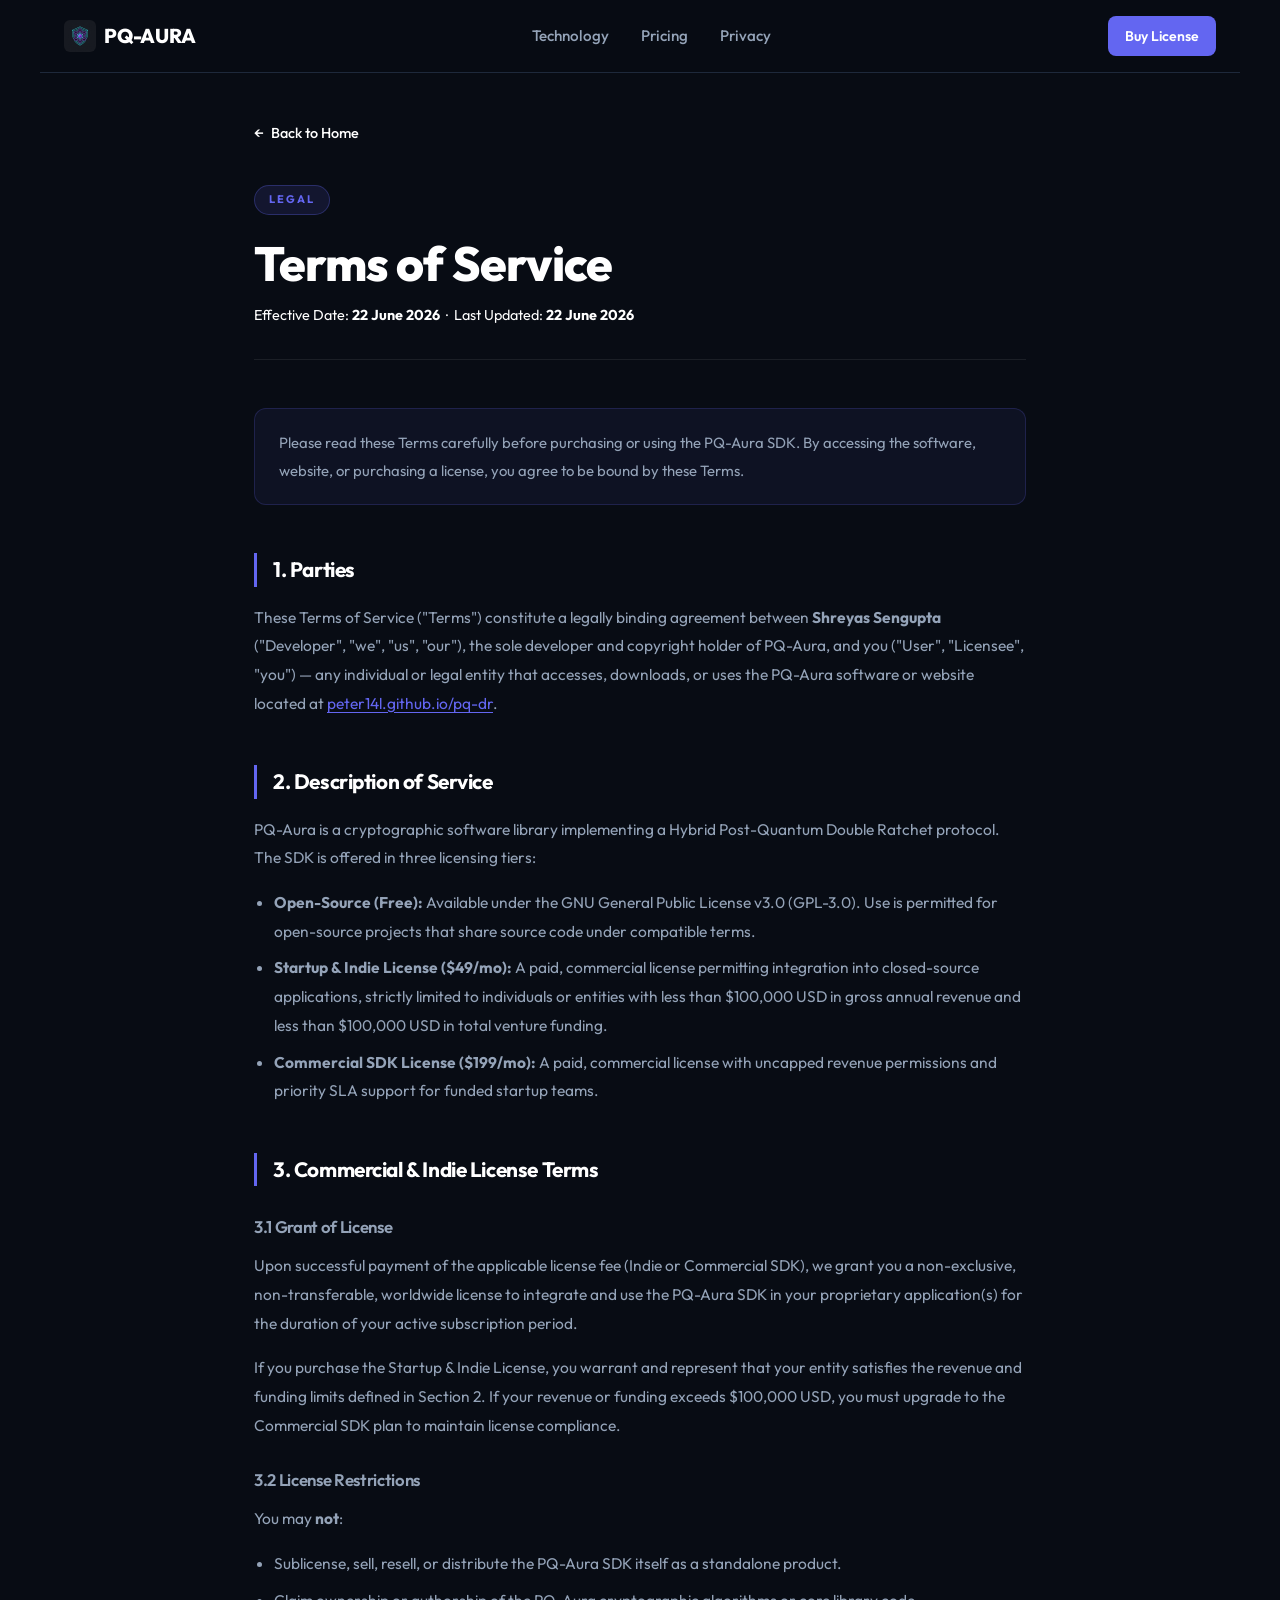
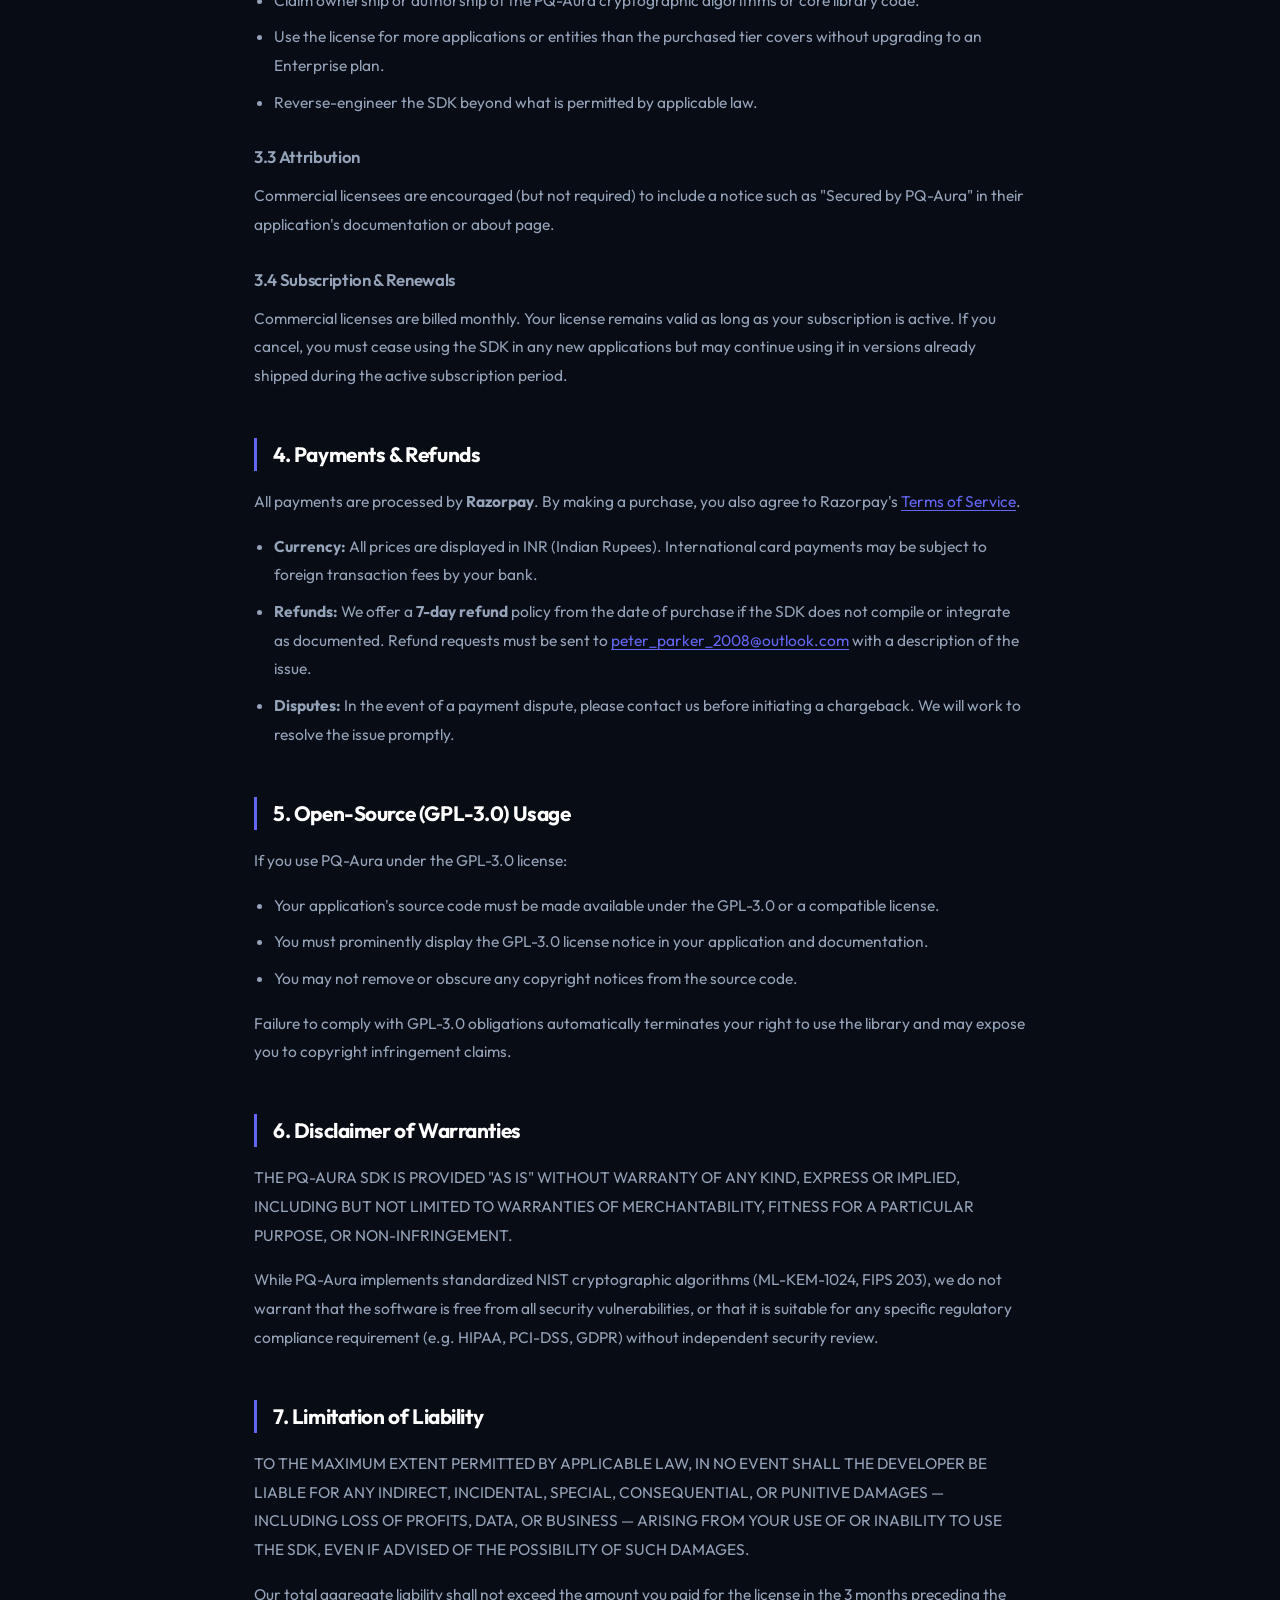
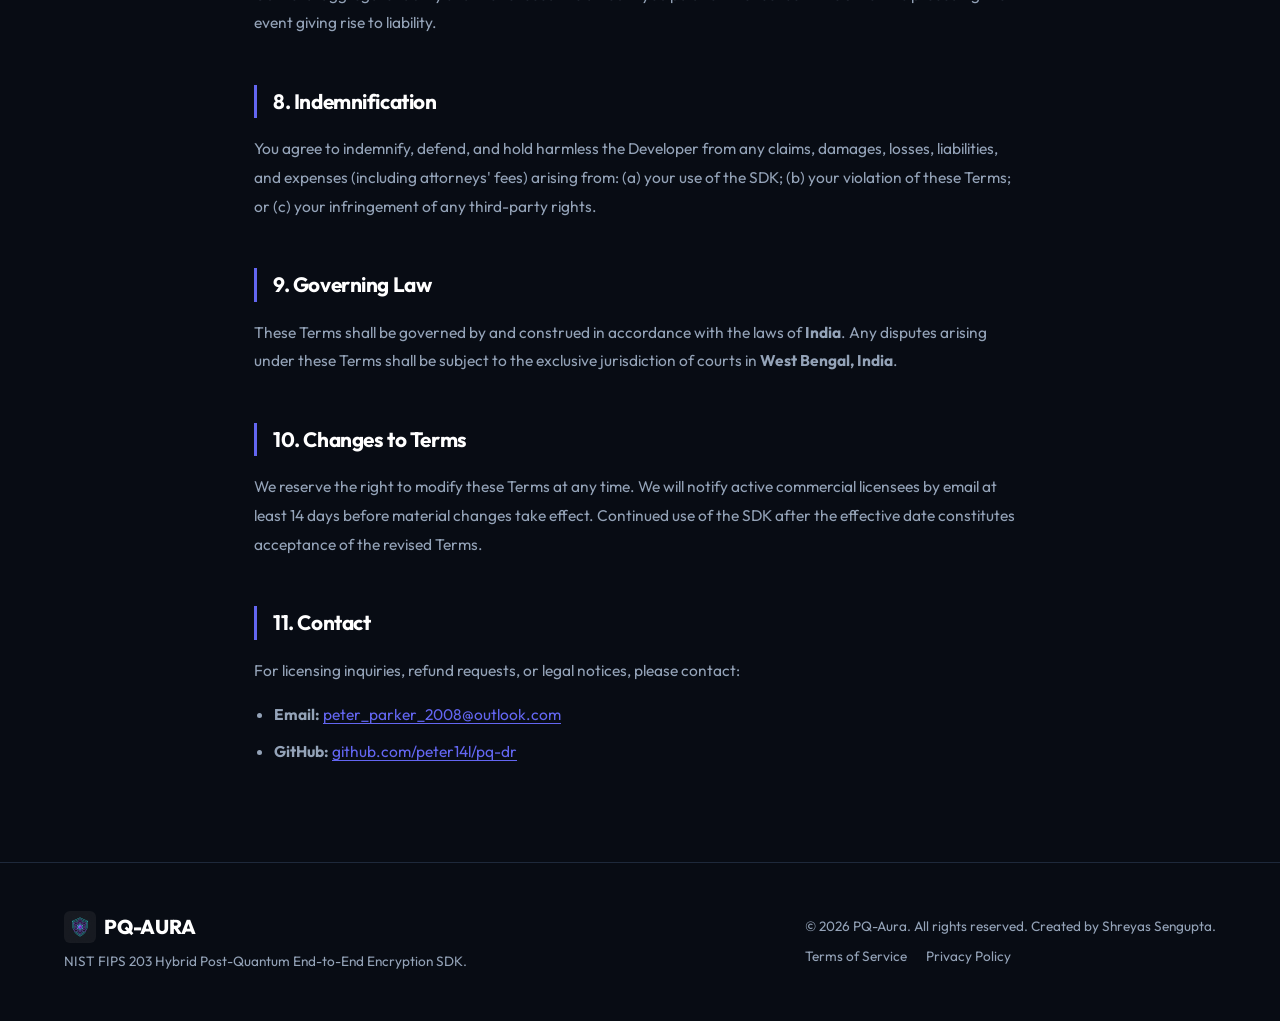
<file: website/terms.html>
<!DOCTYPE html>
<html lang="en">
<head>
    <meta charset="UTF-8">
    <meta name="viewport" content="width=device-width, initial-scale=1.0">
    <title>Terms of Service | PQ-Aura</title>
    <meta name="description" content="Terms of Service for PQ-Aura SDK — commercial licensing, usage restrictions, and legal obligations.">

    <link rel="preconnect" href="https://fonts.googleapis.com">
    <link rel="preconnect" href="https://fonts.gstatic.com" crossorigin>
    <link href="https://fonts.googleapis.com/css2?family=Outfit:wght@300;400;500;600;700;800&family=JetBrains+Mono:wght@400;500;700&display=swap" rel="stylesheet">
    <link rel="stylesheet" href="style.css">

    <style>
        .legal-page {
            min-height: 100vh;
            padding: 120px 0 80px;
        }
        .legal-container {
            max-width: 820px;
            margin: 0 auto;
            padding: 0 24px;
        }
        .legal-header {
            margin-bottom: 48px;
            padding-bottom: 32px;
            border-bottom: 1px solid rgba(255,255,255,0.08);
        }
        .legal-badge {
            display: inline-block;
            font-size: 11px;
            font-weight: 700;
            letter-spacing: 2px;
            text-transform: uppercase;
            color: var(--accent-primary);
            background: rgba(99,102,241,0.12);
            border: 1px solid rgba(99,102,241,0.3);
            border-radius: 20px;
            padding: 5px 14px;
            margin-bottom: 20px;
        }
        .legal-header h1 {
            font-size: clamp(2rem, 4vw, 3rem);
            font-weight: 800;
            color: var(--text-primary);
            margin-bottom: 12px;
            line-height: 1.2;
        }
        .legal-meta {
            color: var(--text-muted);
            font-size: 0.9rem;
        }
        .legal-body h2 {
            font-size: 1.3rem;
            font-weight: 700;
            color: var(--text-primary);
            margin: 48px 0 16px;
            padding-left: 16px;
            border-left: 3px solid var(--accent-primary);
        }
        .legal-body h3 {
            font-size: 1.05rem;
            font-weight: 600;
            color: var(--text-secondary);
            margin: 28px 0 10px;
        }
        .legal-body p {
            color: var(--text-secondary);
            line-height: 1.85;
            margin-bottom: 16px;
            font-size: 0.97rem;
        }
        .legal-body ul {
            color: var(--text-secondary);
            line-height: 1.85;
            margin: 0 0 16px 20px;
            font-size: 0.97rem;
        }
        .legal-body ul li {
            margin-bottom: 8px;
        }
        .legal-body a {
            color: var(--accent-primary);
            text-decoration: underline;
            text-underline-offset: 3px;
        }
        .legal-highlight {
            background: rgba(99,102,241,0.07);
            border: 1px solid rgba(99,102,241,0.2);
            border-radius: 12px;
            padding: 20px 24px;
            margin: 24px 0;
        }
        .legal-highlight p {
            margin: 0;
            font-size: 0.93rem;
        }
        .back-link {
            display: inline-flex;
            align-items: center;
            gap: 8px;
            color: var(--text-muted);
            text-decoration: none;
            font-size: 0.9rem;
            font-weight: 500;
            transition: color 0.2s;
            margin-bottom: 40px;
        }
        .back-link:hover { color: var(--accent-primary); }
        .back-link::before { content: "←"; }
    </style>
</head>
<body>
    <!-- Navbar -->
    <header class="navbar" id="navbar">
        <div class="nav-container">
            <a href="index.html" class="logo" id="nav-logo">
                <img src="assets/logo.jpg" alt="PQ-Aura Logo" class="logo-img">
                <span class="logo-text">PQ-AURA</span>
            </a>
            <nav class="nav-links">
                <a href="index.html#features" class="nav-link">Technology</a>
                <a href="index.html#pricing" class="nav-link">Pricing</a>
                <a href="privacy.html" class="nav-link">Privacy</a>
            </nav>
            <div class="nav-cta">
                <a href="index.html#pricing" class="btn btn-primary btn-sm" id="btn-nav-buy">Buy License</a>
            </div>
        </div>
    </header>

    <main class="legal-page">
        <div class="legal-container">
            <a href="index.html" class="back-link">Back to Home</a>

            <div class="legal-header">
                <div class="legal-badge">Legal</div>
                <h1>Terms of Service</h1>
                <p class="legal-meta">Effective Date: <strong>22 June 2026</strong> &nbsp;·&nbsp; Last Updated: <strong>22 June 2026</strong></p>
            </div>

            <div class="legal-body">
                <div class="legal-highlight">
                    <p>Please read these Terms carefully before purchasing or using the PQ-Aura SDK. By accessing the software, website, or purchasing a license, you agree to be bound by these Terms.</p>
                </div>

                <h2>1. Parties</h2>
                <p>These Terms of Service ("Terms") constitute a legally binding agreement between <strong>Shreyas Sengupta</strong> ("Developer", "we", "us", "our"), the sole developer and copyright holder of PQ-Aura, and you ("User", "Licensee", "you") — any individual or legal entity that accesses, downloads, or uses the PQ-Aura software or website located at <a href="https://peter14l.github.io/pq-dr/">peter14l.github.io/pq-dr</a>.</p>

                <h2>2. Description of Service</h2>
                <p>PQ-Aura is a cryptographic software library implementing a Hybrid Post-Quantum Double Ratchet protocol. The SDK is offered in three licensing tiers:</p>
                <ul>
                    <li><strong>Open-Source (Free):</strong> Available under the GNU General Public License v3.0 (GPL-3.0). Use is permitted for open-source projects that share source code under compatible terms.</li>
                    <li><strong>Startup & Indie License ($49/mo):</strong> A paid, commercial license permitting integration into closed-source applications, strictly limited to individuals or entities with less than $100,000 USD in gross annual revenue and less than $100,000 USD in total venture funding.</li>
                    <li><strong>Commercial SDK License ($199/mo):</strong> A paid, commercial license with uncapped revenue permissions and priority SLA support for funded startup teams.</li>
                </ul>

                <h2>3. Commercial & Indie License Terms</h2>
                <h3>3.1 Grant of License</h3>
                <p>Upon successful payment of the applicable license fee (Indie or Commercial SDK), we grant you a non-exclusive, non-transferable, worldwide license to integrate and use the PQ-Aura SDK in your proprietary application(s) for the duration of your active subscription period.</p>
                <p>If you purchase the Startup & Indie License, you warrant and represent that your entity satisfies the revenue and funding limits defined in Section 2. If your revenue or funding exceeds $100,000 USD, you must upgrade to the Commercial SDK plan to maintain license compliance.</p>
                
                <h3>3.2 License Restrictions</h3>
                <p>You may <strong>not</strong>:</p>
                <ul>
                    <li>Sublicense, sell, resell, or distribute the PQ-Aura SDK itself as a standalone product.</li>
                    <li>Claim ownership or authorship of the PQ-Aura cryptographic algorithms or core library code.</li>
                    <li>Use the license for more applications or entities than the purchased tier covers without upgrading to an Enterprise plan.</li>
                    <li>Reverse-engineer the SDK beyond what is permitted by applicable law.</li>
                </ul>

                <h3>3.3 Attribution</h3>
                <p>Commercial licensees are encouraged (but not required) to include a notice such as "Secured by PQ-Aura" in their application's documentation or about page.</p>

                <h3>3.4 Subscription & Renewals</h3>
                <p>Commercial licenses are billed monthly. Your license remains valid as long as your subscription is active. If you cancel, you must cease using the SDK in any new applications but may continue using it in versions already shipped during the active subscription period.</p>

                <h2>4. Payments & Refunds</h2>
                <p>All payments are processed by <strong>Razorpay</strong>. By making a purchase, you also agree to Razorpay's <a href="https://razorpay.com/terms/" target="_blank" rel="noopener">Terms of Service</a>.</p>
                <ul>
                    <li><strong>Currency:</strong> All prices are displayed in INR (Indian Rupees). International card payments may be subject to foreign transaction fees by your bank.</li>
                    <li><strong>Refunds:</strong> We offer a <strong>7-day refund</strong> policy from the date of purchase if the SDK does not compile or integrate as documented. Refund requests must be sent to <a href="mailto:peter_parker_2008@outlook.com">peter_parker_2008@outlook.com</a> with a description of the issue.</li>
                    <li><strong>Disputes:</strong> In the event of a payment dispute, please contact us before initiating a chargeback. We will work to resolve the issue promptly.</li>
                </ul>

                <h2>5. Open-Source (GPL-3.0) Usage</h2>
                <p>If you use PQ-Aura under the GPL-3.0 license:</p>
                <ul>
                    <li>Your application's source code must be made available under the GPL-3.0 or a compatible license.</li>
                    <li>You must prominently display the GPL-3.0 license notice in your application and documentation.</li>
                    <li>You may not remove or obscure any copyright notices from the source code.</li>
                </ul>
                <p>Failure to comply with GPL-3.0 obligations automatically terminates your right to use the library and may expose you to copyright infringement claims.</p>

                <h2>6. Disclaimer of Warranties</h2>
                <p>THE PQ-AURA SDK IS PROVIDED "AS IS" WITHOUT WARRANTY OF ANY KIND, EXPRESS OR IMPLIED, INCLUDING BUT NOT LIMITED TO WARRANTIES OF MERCHANTABILITY, FITNESS FOR A PARTICULAR PURPOSE, OR NON-INFRINGEMENT.</p>
                <p>While PQ-Aura implements standardized NIST cryptographic algorithms (ML-KEM-1024, FIPS 203), we do not warrant that the software is free from all security vulnerabilities, or that it is suitable for any specific regulatory compliance requirement (e.g. HIPAA, PCI-DSS, GDPR) without independent security review.</p>

                <h2>7. Limitation of Liability</h2>
                <p>TO THE MAXIMUM EXTENT PERMITTED BY APPLICABLE LAW, IN NO EVENT SHALL THE DEVELOPER BE LIABLE FOR ANY INDIRECT, INCIDENTAL, SPECIAL, CONSEQUENTIAL, OR PUNITIVE DAMAGES — INCLUDING LOSS OF PROFITS, DATA, OR BUSINESS — ARISING FROM YOUR USE OF OR INABILITY TO USE THE SDK, EVEN IF ADVISED OF THE POSSIBILITY OF SUCH DAMAGES.</p>
                <p>Our total aggregate liability shall not exceed the amount you paid for the license in the 3 months preceding the event giving rise to liability.</p>

                <h2>8. Indemnification</h2>
                <p>You agree to indemnify, defend, and hold harmless the Developer from any claims, damages, losses, liabilities, and expenses (including attorneys' fees) arising from: (a) your use of the SDK; (b) your violation of these Terms; or (c) your infringement of any third-party rights.</p>

                <h2>9. Governing Law</h2>
                <p>These Terms shall be governed by and construed in accordance with the laws of <strong>India</strong>. Any disputes arising under these Terms shall be subject to the exclusive jurisdiction of courts in <strong>West Bengal, India</strong>.</p>

                <h2>10. Changes to Terms</h2>
                <p>We reserve the right to modify these Terms at any time. We will notify active commercial licensees by email at least 14 days before material changes take effect. Continued use of the SDK after the effective date constitutes acceptance of the revised Terms.</p>

                <h2>11. Contact</h2>
                <p>For licensing inquiries, refund requests, or legal notices, please contact:</p>
                <ul>
                    <li><strong>Email:</strong> <a href="mailto:peter_parker_2008@outlook.com">peter_parker_2008@outlook.com</a></li>
                    <li><strong>GitHub:</strong> <a href="https://github.com/peter14l/pq-dr" target="_blank" rel="noopener">github.com/peter14l/pq-dr</a></li>
                </ul>
            </div>
        </div>
    </main>

    <!-- Footer -->
    <footer class="footer">
        <div class="footer-container">
            <div class="footer-left">
                <a href="index.html" class="logo">
                    <img src="assets/logo.jpg" alt="PQ-Aura Logo" class="logo-img">
                    <span class="logo-text">PQ-AURA</span>
                </a>
                <p>NIST FIPS 203 Hybrid Post-Quantum End-to-End Encryption SDK.</p>
            </div>
            <div class="footer-right">
                <p>&copy; 2026 PQ-Aura. All rights reserved. Created by Shreyas Sengupta.</p>
                <p style="margin-top:8px;">
                    <a href="terms.html" style="color:var(--text-muted);text-decoration:none;margin-right:16px;">Terms of Service</a>
                    <a href="privacy.html" style="color:var(--text-muted);text-decoration:none;">Privacy Policy</a>
                </p>
            </div>
        </div>
    </footer>

    <script src="app.js"></script>
</body>
</html>
</file>
<file: style.css>
/* ==========================================================================
   CSS Variables & Design Tokens
   ========================================================================== */
:root {
  --bg-primary: #080c14;
  --bg-secondary: #0f1724;
  --bg-tertiary: #172233;
  --accent-primary: #6366f1;
  --accent-primary-hover: #4f46e5;
  --accent-secondary: #06b6d4;
  --accent-secondary-hover: #0891b2;
  --text-primary: #ffffff;
  --text-secondary: #94a3b8;
  --border-color: #1e293b;
  --border-color-active: #334155;
  
  --warning: #f59e0b;
  --success: #10b981;
  --error: #ef4444;
  
  --font-sans: 'Outfit', -apple-system, BlinkMacSystemFont, "Segoe UI", Roboto, Helvetica, Arial, sans-serif;
  --font-mono: 'JetBrains Mono', source-code-pro, Menlo, Monaco, Consolas, "Courier New", monospace;
  
  --transition-smooth: all 0.3s cubic-bezier(0.4, 0, 0.2, 1);
  --shadow-glow: 0 0 20px rgba(99, 102, 241, 0.15);
}

/* ==========================================================================
   Base Reset
   ========================================================================== */
* {
  box-sizing: border-box;
  margin: 0;
  padding: 0;
}

html {
  scroll-behavior: smooth;
}

body {
  background-color: var(--bg-primary);
  color: var(--text-primary);
  font-family: var(--font-sans);
  line-height: 1.6;
  overflow-x: hidden;
}

a {
  text-decoration: none;
  color: inherit;
}

/* ==========================================================================
   Typography & Headers
   ========================================================================== */
h1, h2, h3, h4 {
  font-weight: 700;
  letter-spacing: -0.02em;
}

p {
  color: var(--text-secondary);
}

/* ==========================================================================
   Layout Containers
   ========================================================================== */
.navbar, .hero-container, .threat-container, .features-container, .demo-container, .code-container, .pricing-container, .footer-container {
  max-width: 1200px;
  margin: 0 auto;
  padding: 0 24px;
}

/* ==========================================================================
   Buttons & UI Elements
   ========================================================================== */
.btn {
  display: inline-flex;
  align-items: center;
  justify-content: center;
  font-weight: 600;
  border-radius: 8px;
  transition: var(--transition-smooth);
  cursor: pointer;
  border: 1px solid transparent;
  font-family: var(--font-sans);
}

.btn-primary {
  background-color: var(--accent-primary);
  color: var(--text-primary);
}

.btn-primary:hover {
  background-color: var(--accent-primary-hover);
  box-shadow: var(--shadow-glow);
  transform: translateY(-2px);
}

.btn-secondary {
  background-color: var(--bg-tertiary);
  border-color: var(--border-color);
  color: var(--text-primary);
}

.btn-secondary:hover {
  background-color: var(--bg-secondary);
  border-color: var(--accent-primary);
  transform: translateY(-2px);
}

.btn-block {
  display: flex;
  width: 100%;
}

.btn-sm {
  padding: 8px 16px;
  font-size: 0.875rem;
}

.btn-lg {
  padding: 14px 28px;
  font-size: 1.05rem;
}

.badge {
  display: inline-flex;
  padding: 6px 12px;
  background-color: rgba(99, 102, 241, 0.1);
  border: 1px solid var(--accent-primary);
  color: var(--accent-primary);
  font-size: 0.75rem;
  font-weight: 700;
  border-radius: 9999px;
  letter-spacing: 0.05em;
  margin-bottom: 16px;
  text-transform: uppercase;
}

.badge-warning {
  background-color: rgba(245, 158, 11, 0.1);
  border-color: var(--warning);
  color: var(--warning);
}

.gradient-text {
  background: linear-gradient(135deg, var(--accent-primary) 0%, var(--accent-secondary) 100%);
  -webkit-background-clip: text;
  -webkit-text-fill-color: transparent;
}

/* ==========================================================================
   Navigation Bar
   ========================================================================== */
.navbar {
  position: fixed;
  top: 0;
  left: 0;
  right: 0;
  z-index: 1000;
  background-color: rgba(8, 12, 20, 0.95);
  border-bottom: 1px solid var(--border-color);
  padding-top: 16px;
  padding-bottom: 16px;
}

.nav-container {
  display: flex;
  align-items: center;
  justify-content: space-between;
}

.logo {
  display: flex;
  align-items: center;
  gap: 8px;
  font-size: 1.25rem;
  font-weight: 800;
  letter-spacing: -0.01em;
}

.logo-img {
  width: 32px;
  height: 32px;
  border-radius: 6px;
  object-fit: cover;
}

.logo-icon {
  font-size: 1.5rem;
}

.nav-links {
  display: flex;
  gap: 32px;
}

.nav-link {
  font-size: 0.95rem;
  font-weight: 500;
  color: var(--text-secondary);
  transition: var(--transition-smooth);
}

.nav-link:hover {
  color: var(--text-primary);
}

.nav-cta {
  display: flex;
  gap: 12px;
}

/* ==========================================================================
   Hero Section
   ========================================================================== */
.hero-section {
  padding-top: 180px;
  padding-bottom: 100px;
  background: radial-gradient(circle at 80% 20%, rgba(99, 102, 241, 0.08) 0%, transparent 60%);
}

.hero-container {
  display: grid;
  grid-template-columns: 1fr 1fr;
  align-items: center;
  gap: 64px;
}

.hero-content {
  max-width: 540px;
}

.hero-title {
  font-size: 3.5rem;
  line-height: 1.15;
  margin-bottom: 24px;
}

.hero-subtitle {
  font-size: 1.15rem;
  margin-bottom: 40px;
  line-height: 1.6;
}

.hero-actions {
  display: flex;
  gap: 16px;
}

/* Hero Interactive Terminal Graphic */
.hero-visual {
  display: flex;
  justify-content: center;
}

.visual-card {
  width: 100%;
  max-width: 500px;
  background-color: var(--bg-secondary);
  border: 1px solid var(--border-color);
  border-radius: 12px;
  box-shadow: 0 20px 40px rgba(0, 0, 0, 0.3);
  overflow: hidden;
}

.card-header {
  background-color: rgba(23, 34, 51, 0.5);
  border-bottom: 1px solid var(--border-color);
  padding: 12px 18px;
  display: flex;
  align-items: center;
  gap: 16px;
}

.dots {
  display: flex;
  gap: 6px;
}

.dot {
  width: 10px;
  height: 10px;
  border-radius: 50%;
}

.dot.red { background-color: var(--error); }
.dot.yellow { background-color: var(--warning); }
.dot.green { background-color: var(--success); }

.header-title {
  font-family: var(--font-mono);
  font-size: 0.75rem;
  color: var(--text-secondary);
}

.card-body {
  padding: 20px;
}

.console-output {
  height: 220px;
  background-color: var(--bg-primary);
  border: 1px solid var(--border-color);
  border-radius: 6px;
  padding: 16px;
  font-family: var(--font-mono);
  font-size: 0.8rem;
  overflow-y: auto;
  margin-bottom: 16px;
  display: flex;
  flex-direction: column;
  gap: 8px;
  white-space: pre-wrap;
}

.console-line {
  line-height: 1.4;
}

.text-muted { color: var(--text-secondary); }
.text-info { color: var(--accent-secondary); }
.text-success { color: var(--success); }
.text-warning { color: var(--warning); }

/* ==========================================================================
   Threat Section
   ========================================================================== */
.threat-section {
  padding: 100px 0;
  background-color: var(--bg-secondary);
  border-top: 1px solid var(--border-color);
  border-bottom: 1px solid var(--border-color);
}

.section-header {
  text-align: center;
  max-width: 600px;
  margin: 0 auto 64px auto;
}

.section-title {
  font-size: 2.25rem;
  margin-bottom: 16px;
}

.section-desc {
  font-size: 1.05rem;
}

.threat-grid {
  display: grid;
  grid-template-columns: 1fr 1fr 1fr;
  gap: 32px;
}

.threat-card {
  background-color: var(--bg-primary);
  border: 1px solid var(--border-color);
  padding: 32px;
  border-radius: 12px;
  transition: var(--transition-smooth);
}

.threat-card:hover {
  border-color: var(--accent-primary);
  transform: translateY(-4px);
}

.threat-icon {
  font-size: 2.5rem;
  margin-bottom: 20px;
}

.threat-card h3 {
  font-size: 1.25rem;
  margin-bottom: 12px;
}

.highlight-card {
  border-color: var(--accent-primary);
  background: linear-gradient(135deg, rgba(99, 102, 241, 0.05) 0%, transparent 100%);
}

/* ==========================================================================
   Features Section
   ========================================================================== */
.features-section {
  padding: 100px 0;
}

.features-grid {
  display: grid;
  grid-template-columns: repeat(3, 1fr);
  gap: 32px;
}

.feature-card {
  background-color: var(--bg-secondary);
  border: 1px solid var(--border-color);
  padding: 32px;
  border-radius: 12px;
  transition: var(--transition-smooth);
}

.feature-card:hover {
  border-color: var(--accent-primary);
  transform: translateY(-4px);
  box-shadow: var(--shadow-glow);
}

.feature-header {
  display: flex;
  align-items: center;
  gap: 12px;
  margin-bottom: 16px;
}

.feature-icon {
  font-size: 1.5rem;
}

.feature-card h3 {
  font-size: 1.15rem;
}

/* ==========================================================================
   Interactive Demo Section
   ========================================================================== */
.demo-section {
  padding: 100px 0;
  background-color: var(--bg-secondary);
  border-top: 1px solid var(--border-color);
  border-bottom: 1px solid var(--border-color);
}

.simulator-layout {
  display: grid;
  grid-template-columns: 280px 1fr;
  background-color: var(--bg-primary);
  border: 1px solid var(--border-color);
  border-radius: 12px;
  overflow: hidden;
  box-shadow: 0 20px 40px rgba(0, 0, 0, 0.2);
}

.simulator-controls {
  background-color: rgba(15, 23, 36, 0.5);
  border-right: 1px solid var(--border-color);
  padding: 24px;
  display: flex;
  flex-direction: column;
  gap: 12px;
}

.sim-step-btn {
  background: none;
  border: 1px solid var(--border-color);
  border-radius: 8px;
  padding: 16px;
  cursor: pointer;
  display: flex;
  align-items: center;
  gap: 16px;
  transition: var(--transition-smooth);
  width: 100%;
  text-align: left;
}

.sim-step-btn:hover {
  background-color: var(--bg-secondary);
  border-color: var(--accent-primary);
}

.sim-step-btn.active {
  background-color: var(--bg-secondary);
  border-color: var(--accent-primary);
  box-shadow: var(--shadow-glow);
}

.step-num {
  width: 24px;
  height: 24px;
  border-radius: 50%;
  background-color: var(--bg-tertiary);
  color: var(--text-primary);
  display: flex;
  align-items: center;
  justify-content: center;
  font-size: 0.8rem;
  font-weight: 700;
}

.sim-step-btn.active .step-num {
  background-color: var(--accent-primary);
}

.step-lbl {
  font-family: var(--font-sans);
  font-weight: 600;
  font-size: 0.9rem;
  color: var(--text-secondary);
}

.sim-step-btn.active .step-lbl {
  color: var(--text-primary);
}

.simulator-display {
  padding: 40px;
}

.sim-pane {
  display: none;
}

.sim-pane.active {
  display: flex;
  flex-direction: column;
  gap: 20px;
}

.sim-pane h3 {
  font-size: 1.5rem;
}

.sim-action-area {
  margin-top: 10px;
}

.keys-display {
  display: grid;
  grid-template-columns: 1fr 1fr;
  gap: 24px;
}

.key-box {
  background-color: var(--bg-secondary);
  border: 1px solid var(--border-color);
  padding: 16px;
  border-radius: 8px;
  display: flex;
  flex-direction: column;
  gap: 8px;
}

.key-str {
  font-family: var(--font-mono);
  font-size: 0.75rem;
  word-break: break-all;
}

.console-terminal {
  height: 160px;
  background-color: var(--bg-secondary);
  border: 1px solid var(--border-color);
  border-radius: 8px;
  padding: 16px;
  font-family: var(--font-mono);
  font-size: 0.8rem;
  overflow-y: auto;
}

/* Chat box wrapper styling */
.chat-wrapper {
  background-color: var(--bg-secondary);
  border: 1px solid var(--border-color);
  border-radius: 8px;
  display: flex;
  flex-direction: column;
  height: 300px;
}

.chat-box {
  flex-grow: 1;
  padding: 16px;
  overflow-y: auto;
  display: flex;
  flex-direction: column;
  gap: 12px;
}

.chat-msg {
  max-width: 70%;
  padding: 10px 14px;
  border-radius: 8px;
  font-size: 0.9rem;
}

.chat-msg.alice {
  background-color: var(--accent-primary);
  align-self: flex-start;
}

.chat-msg.bob {
  background-color: var(--accent-secondary);
  color: var(--bg-primary);
  align-self: flex-end;
}

.chat-msg.system {
  background-color: rgba(255, 255, 255, 0.05);
  align-self: center;
  font-size: 0.75rem;
  color: var(--text-secondary);
}

.chat-input-bar {
  display: flex;
  border-top: 1px solid var(--border-color);
  padding: 12px;
  gap: 12px;
}

.chat-input-bar input {
  flex-grow: 1;
  background-color: var(--bg-primary);
  border: 1px solid var(--border-color);
  border-radius: 6px;
  padding: 8px 12px;
  color: var(--text-primary);
  font-family: var(--font-sans);
}

.chat-input-bar input:focus {
  outline: none;
  border-color: var(--accent-primary);
}

/* ==========================================================================
   Code Reference Section
   ========================================================================== */
.code-section {
  padding: 100px 0;
}

.code-tabs {
  background-color: var(--bg-secondary);
  border: 1px solid var(--border-color);
  border-radius: 12px;
  overflow: hidden;
  box-shadow: 0 20px 40px rgba(0, 0, 0, 0.2);
}

.tab-headers {
  display: flex;
  background-color: rgba(15, 23, 36, 0.5);
  border-bottom: 1px solid var(--border-color);
}

.tab-header-btn {
  background: none;
  border: none;
  padding: 18px 24px;
  cursor: pointer;
  font-family: var(--font-sans);
  font-weight: 600;
  font-size: 0.95rem;
  color: var(--text-secondary);
  border-right: 1px solid var(--border-color);
  transition: var(--transition-smooth);
}

.tab-header-btn:hover {
  background-color: var(--bg-secondary);
  color: var(--text-primary);
}

.tab-header-btn.active {
  background-color: var(--bg-primary);
  color: var(--text-primary);
  border-bottom: 2px solid var(--accent-primary);
}

.tab-contents {
  background-color: var(--bg-primary);
}

.tab-content-pane {
  display: none;
  padding: 24px;
}

.tab-content-pane.active {
  display: block;
}

pre {
  font-family: var(--font-mono);
  font-size: 0.875rem;
  overflow-x: auto;
  line-height: 1.5;
}

.keyword { color: #f43f5e; font-weight: bold; }
.type { color: #60a5fa; }
.string { color: #34d399; }
.comment { color: #6b7280; font-style: italic; }

/* ==========================================================================
   Pricing Section
   ========================================================================== */
.pricing-section {
  padding: 100px 0;
  background-color: var(--bg-secondary);
  border-top: 1px solid var(--border-color);
}

.pricing-grid {
  display: grid;
  grid-template-columns: repeat(3, 1fr);
  gap: 32px;
}

.pricing-card {
  background-color: var(--bg-primary);
  border: 1px solid var(--border-color);
  padding: 40px;
  border-radius: 12px;
  position: relative;
  display: flex;
  flex-direction: column;
  gap: 20px;
  transition: var(--transition-smooth);
}

.pricing-card:hover {
  transform: translateY(-4px);
}

.pricing-card h3 {
  font-size: 1.5rem;
}

.price {
  font-size: 2.75rem;
  font-weight: 800;
}

.price span {
  font-size: 1rem;
  color: var(--text-secondary);
}

.price-subtitle {
  font-size: 0.9rem;
  color: var(--accent-primary);
  font-weight: 600;
}

.price-features {
  list-style: none;
  display: flex;
  flex-direction: column;
  gap: 12px;
  margin: 10px 0 20px 0;
}

.price-features li {
  font-size: 0.9rem;
}

.popular-card {
  border-color: var(--accent-primary);
  box-shadow: var(--shadow-glow);
}

.card-badge {
  position: absolute;
  top: 18px;
  right: 18px;
  background-color: var(--accent-primary);
  color: var(--text-primary);
  font-size: 0.65rem;
  font-weight: 800;
  padding: 4px 10px;
  border-radius: 4px;
  letter-spacing: 0.05em;
}

/* ==========================================================================
   Footer
   ========================================================================== */
.footer {
  padding: 48px 0;
  border-top: 1px solid var(--border-color);
  background-color: var(--bg-primary);
}

.footer-container {
  display: flex;
  justify-content: space-between;
  align-items: center;
}

.footer-left {
  display: flex;
  flex-direction: column;
  gap: 8px;
}

.footer-left p {
  font-size: 0.85rem;
}

.footer-right p {
  font-size: 0.85rem;
  color: var(--text-secondary);
}

/* ==========================================================================
   Responsive Breakpoints
   ========================================================================== */
@media (max-width: 1024px) {
  .hero-container {
    grid-template-columns: 1fr;
    gap: 48px;
    text-align: center;
  }
  .hero-content {
    margin: 0 auto;
  }
  .hero-actions {
    justify-content: center;
  }
  .features-grid, .pricing-grid, .threat-grid {
    grid-template-columns: 1fr;
  }
}

@media (max-width: 768px) {
  .nav-links {
    display: none;
  }
  .simulator-layout {
    grid-template-columns: 1fr;
  }
  .simulator-controls {
    border-right: none;
    border-bottom: 1px solid var(--border-color);
  }
}

/* ==========================================================================
   Payment Success Modal
   ========================================================================== */
#payment-success-modal {
  display: none;
  position: fixed;
  inset: 0;
  z-index: 9999;
  align-items: center;
  justify-content: center;
}
#payment-success-modal.visible {
  display: flex;
}

.psm-backdrop {
  position: absolute;
  inset: 0;
  background: rgba(8, 12, 20, 0.85);
  backdrop-filter: blur(6px);
  -webkit-backdrop-filter: blur(6px);
}

.psm-card {
  position: relative;
  z-index: 1;
  background: linear-gradient(145deg, #0f1724, #172233);
  border: 1px solid rgba(99, 102, 241, 0.25);
  border-radius: 24px;
  padding: 48px 40px;
  max-width: 500px;
  width: 90%;
  text-align: center;
  box-shadow: 0 24px 80px rgba(0, 0, 0, 0.5), 0 0 40px rgba(99, 102, 241, 0.1);
  transform: translateY(24px) scale(0.97);
  opacity: 0;
  transition: transform 0.35s cubic-bezier(0.34, 1.56, 0.64, 1),
              opacity 0.3s ease;
}
.psm-card.animate-in {
  transform: translateY(0) scale(1);
  opacity: 1;
}

.psm-icon {
  font-size: 3.5rem;
  margin-bottom: 20px;
  display: block;
  animation: psm-bounce 0.6s 0.3s cubic-bezier(0.34, 1.56, 0.64, 1) both;
}
@keyframes psm-bounce {
  from { transform: scale(0); opacity: 0; }
  to   { transform: scale(1); opacity: 1; }
}

.psm-title {
  font-size: 1.8rem;
  font-weight: 800;
  color: var(--text-primary);
  margin-bottom: 10px;
}

.psm-subtitle {
  color: var(--text-secondary);
  font-size: 0.97rem;
  margin-bottom: 28px;
  line-height: 1.6;
}

.psm-detail-box {
  background: rgba(255, 255, 255, 0.04);
  border: 1px solid rgba(255, 255, 255, 0.07);
  border-radius: 14px;
  padding: 18px 22px;
  margin-bottom: 24px;
  text-align: left;
}
.psm-row {
  display: flex;
  justify-content: space-between;
  align-items: center;
  padding: 8px 0;
  border-bottom: 1px solid rgba(255, 255, 255, 0.05);
  gap: 12px;
}
.psm-row:last-child { border-bottom: none; }
.psm-label {
  font-size: 0.85rem;
  color: var(--text-muted, #64748b);
  font-weight: 500;
}
.psm-value {
  font-size: 0.88rem;
  color: var(--text-secondary);
  font-weight: 600;
  text-align: right;
  word-break: break-all;
}
.psm-payment-id {
  font-family: var(--font-mono);
  font-size: 0.78rem;
  color: var(--accent-primary);
}

.psm-next {
  background: rgba(99, 102, 241, 0.06);
  border: 1px solid rgba(99, 102, 241, 0.15);
  border-radius: 14px;
  padding: 18px 22px;
  text-align: left;
  margin-bottom: 20px;
}
.psm-next-title {
  font-size: 0.88rem;
  font-weight: 700;
  color: var(--text-primary);
  margin-bottom: 12px;
  text-transform: uppercase;
  letter-spacing: 1px;
}
.psm-steps {
  margin: 0;
  padding-left: 18px;
  color: var(--text-secondary);
  font-size: 0.88rem;
  line-height: 1.8;
}
.psm-steps li { margin-bottom: 4px; }
.psm-steps strong { color: var(--text-primary); }

.psm-support {
  font-size: 0.85rem;
  color: var(--text-muted, #64748b);
  margin-bottom: 24px;
}
.psm-support a {
  color: var(--accent-primary);
  text-decoration: underline;
  text-underline-offset: 3px;
}

.psm-close-btn {
  width: 100%;
  padding: 14px;
  font-size: 1rem;
}
</file>
<file: website/style.css>
/* ==========================================================================
   CSS Variables & Design Tokens
   ========================================================================== */
:root {
  --bg-primary: #080c14;
  --bg-secondary: #0f1724;
  --bg-tertiary: #172233;
  --accent-primary: #6366f1;
  --accent-primary-hover: #4f46e5;
  --accent-secondary: #06b6d4;
  --accent-secondary-hover: #0891b2;
  --text-primary: #ffffff;
  --text-secondary: #94a3b8;
  --border-color: #1e293b;
  --border-color-active: #334155;
  
  --warning: #f59e0b;
  --success: #10b981;
  --error: #ef4444;
  
  --font-sans: 'Outfit', -apple-system, BlinkMacSystemFont, "Segoe UI", Roboto, Helvetica, Arial, sans-serif;
  --font-mono: 'JetBrains Mono', source-code-pro, Menlo, Monaco, Consolas, "Courier New", monospace;
  
  --transition-smooth: all 0.3s cubic-bezier(0.4, 0, 0.2, 1);
  --shadow-glow: 0 0 20px rgba(99, 102, 241, 0.15);
}

/* ==========================================================================
   Base Reset
   ========================================================================== */
* {
  box-sizing: border-box;
  margin: 0;
  padding: 0;
}

html {
  scroll-behavior: smooth;
}

body {
  background-color: var(--bg-primary);
  color: var(--text-primary);
  font-family: var(--font-sans);
  line-height: 1.6;
  overflow-x: hidden;
}

a {
  text-decoration: none;
  color: inherit;
}

/* ==========================================================================
   Typography & Headers
   ========================================================================== */
h1, h2, h3, h4 {
  font-weight: 700;
  letter-spacing: -0.02em;
}

p {
  color: var(--text-secondary);
}

/* ==========================================================================
   Layout Containers
   ========================================================================== */
.navbar, .hero-container, .threat-container, .features-container, .demo-container, .code-container, .pricing-container, .footer-container {
  max-width: 1200px;
  margin: 0 auto;
  padding: 0 24px;
}

/* ==========================================================================
   Buttons & UI Elements
   ========================================================================== */
.btn {
  display: inline-flex;
  align-items: center;
  justify-content: center;
  font-weight: 600;
  border-radius: 8px;
  transition: var(--transition-smooth);
  cursor: pointer;
  border: 1px solid transparent;
  font-family: var(--font-sans);
}

.btn-primary {
  background-color: var(--accent-primary);
  color: var(--text-primary);
}

.btn-primary:hover {
  background-color: var(--accent-primary-hover);
  box-shadow: var(--shadow-glow);
  transform: translateY(-2px);
}

.btn-secondary {
  background-color: var(--bg-tertiary);
  border-color: var(--border-color);
  color: var(--text-primary);
}

.btn-secondary:hover {
  background-color: var(--bg-secondary);
  border-color: var(--accent-primary);
  transform: translateY(-2px);
}

.btn-block {
  display: flex;
  width: 100%;
}

.btn-sm {
  padding: 8px 16px;
  font-size: 0.875rem;
}

.btn-lg {
  padding: 14px 28px;
  font-size: 1.05rem;
}

.badge {
  display: inline-flex;
  padding: 6px 12px;
  background-color: rgba(99, 102, 241, 0.1);
  border: 1px solid var(--accent-primary);
  color: var(--accent-primary);
  font-size: 0.75rem;
  font-weight: 700;
  border-radius: 9999px;
  letter-spacing: 0.05em;
  margin-bottom: 16px;
  text-transform: uppercase;
}

.badge-warning {
  background-color: rgba(245, 158, 11, 0.1);
  border-color: var(--warning);
  color: var(--warning);
}

.gradient-text {
  background: linear-gradient(135deg, var(--accent-primary) 0%, var(--accent-secondary) 100%);
  -webkit-background-clip: text;
  -webkit-text-fill-color: transparent;
}

/* ==========================================================================
   Navigation Bar
   ========================================================================== */
.navbar {
  position: fixed;
  top: 0;
  left: 0;
  right: 0;
  z-index: 1000;
  background-color: rgba(8, 12, 20, 0.95);
  border-bottom: 1px solid var(--border-color);
  padding-top: 16px;
  padding-bottom: 16px;
}

.nav-container {
  display: flex;
  align-items: center;
  justify-content: space-between;
}

.logo {
  display: flex;
  align-items: center;
  gap: 8px;
  font-size: 1.25rem;
  font-weight: 800;
  letter-spacing: -0.01em;
}

.logo-img {
  width: 32px;
  height: 32px;
  border-radius: 6px;
  object-fit: cover;
}

.logo-icon {
  font-size: 1.5rem;
}

.nav-links {
  display: flex;
  gap: 32px;
}

.nav-link {
  font-size: 0.95rem;
  font-weight: 500;
  color: var(--text-secondary);
  transition: var(--transition-smooth);
}

.nav-link:hover {
  color: var(--text-primary);
}

.nav-cta {
  display: flex;
  gap: 12px;
}

/* ==========================================================================
   Hero Section
   ========================================================================== */
.hero-section {
  padding-top: 180px;
  padding-bottom: 100px;
  background: radial-gradient(circle at 80% 20%, rgba(99, 102, 241, 0.08) 0%, transparent 60%);
}

.hero-container {
  display: grid;
  grid-template-columns: 1fr 1fr;
  align-items: center;
  gap: 64px;
}

.hero-content {
  max-width: 540px;
}

.hero-title {
  font-size: 3.5rem;
  line-height: 1.15;
  margin-bottom: 24px;
}

.hero-subtitle {
  font-size: 1.15rem;
  margin-bottom: 40px;
  line-height: 1.6;
}

.hero-actions {
  display: flex;
  gap: 16px;
}

/* Hero Interactive Terminal Graphic */
.hero-visual {
  display: flex;
  justify-content: center;
}

.visual-card {
  width: 100%;
  max-width: 500px;
  background-color: var(--bg-secondary);
  border: 1px solid var(--border-color);
  border-radius: 12px;
  box-shadow: 0 20px 40px rgba(0, 0, 0, 0.3);
  overflow: hidden;
}

.card-header {
  background-color: rgba(23, 34, 51, 0.5);
  border-bottom: 1px solid var(--border-color);
  padding: 12px 18px;
  display: flex;
  align-items: center;
  gap: 16px;
}

.dots {
  display: flex;
  gap: 6px;
}

.dot {
  width: 10px;
  height: 10px;
  border-radius: 50%;
}

.dot.red { background-color: var(--error); }
.dot.yellow { background-color: var(--warning); }
.dot.green { background-color: var(--success); }

.header-title {
  font-family: var(--font-mono);
  font-size: 0.75rem;
  color: var(--text-secondary);
}

.card-body {
  padding: 20px;
}

.console-output {
  height: 220px;
  background-color: var(--bg-primary);
  border: 1px solid var(--border-color);
  border-radius: 6px;
  padding: 16px;
  font-family: var(--font-mono);
  font-size: 0.8rem;
  overflow-y: auto;
  margin-bottom: 16px;
  display: flex;
  flex-direction: column;
  gap: 8px;
  white-space: pre-wrap;
}

.console-line {
  line-height: 1.4;
}

.text-muted { color: var(--text-secondary); }
.text-info { color: var(--accent-secondary); }
.text-success { color: var(--success); }
.text-warning { color: var(--warning); }

/* ==========================================================================
   Threat Section
   ========================================================================== */
.threat-section {
  padding: 100px 0;
  background-color: var(--bg-secondary);
  border-top: 1px solid var(--border-color);
  border-bottom: 1px solid var(--border-color);
}

.section-header {
  text-align: center;
  max-width: 600px;
  margin: 0 auto 64px auto;
}

.section-title {
  font-size: 2.25rem;
  margin-bottom: 16px;
}

.section-desc {
  font-size: 1.05rem;
}

.threat-grid {
  display: grid;
  grid-template-columns: 1fr 1fr 1fr;
  gap: 32px;
}

.threat-card {
  background-color: var(--bg-primary);
  border: 1px solid var(--border-color);
  padding: 32px;
  border-radius: 12px;
  transition: var(--transition-smooth);
}

.threat-card:hover {
  border-color: var(--accent-primary);
  transform: translateY(-4px);
}

.threat-icon {
  font-size: 2.5rem;
  margin-bottom: 20px;
}

.threat-card h3 {
  font-size: 1.25rem;
  margin-bottom: 12px;
}

.highlight-card {
  border-color: var(--accent-primary);
  background: linear-gradient(135deg, rgba(99, 102, 241, 0.05) 0%, transparent 100%);
}

/* ==========================================================================
   Features Section
   ========================================================================== */
.features-section {
  padding: 100px 0;
}

.features-grid {
  display: grid;
  grid-template-columns: repeat(3, 1fr);
  gap: 32px;
}

.feature-card {
  background-color: var(--bg-secondary);
  border: 1px solid var(--border-color);
  padding: 32px;
  border-radius: 12px;
  transition: var(--transition-smooth);
}

.feature-card:hover {
  border-color: var(--accent-primary);
  transform: translateY(-4px);
  box-shadow: var(--shadow-glow);
}

.feature-header {
  display: flex;
  align-items: center;
  gap: 12px;
  margin-bottom: 16px;
}

.feature-icon {
  font-size: 1.5rem;
}

.feature-card h3 {
  font-size: 1.15rem;
}

/* ==========================================================================
   Interactive Demo Section
   ========================================================================== */
.demo-section {
  padding: 100px 0;
  background-color: var(--bg-secondary);
  border-top: 1px solid var(--border-color);
  border-bottom: 1px solid var(--border-color);
}

.simulator-layout {
  display: grid;
  grid-template-columns: 280px 1fr;
  background-color: var(--bg-primary);
  border: 1px solid var(--border-color);
  border-radius: 12px;
  overflow: hidden;
  box-shadow: 0 20px 40px rgba(0, 0, 0, 0.2);
}

.simulator-controls {
  background-color: rgba(15, 23, 36, 0.5);
  border-right: 1px solid var(--border-color);
  padding: 24px;
  display: flex;
  flex-direction: column;
  gap: 12px;
}

.sim-step-btn {
  background: none;
  border: 1px solid var(--border-color);
  border-radius: 8px;
  padding: 16px;
  cursor: pointer;
  display: flex;
  align-items: center;
  gap: 16px;
  transition: var(--transition-smooth);
  width: 100%;
  text-align: left;
}

.sim-step-btn:hover {
  background-color: var(--bg-secondary);
  border-color: var(--accent-primary);
}

.sim-step-btn.active {
  background-color: var(--bg-secondary);
  border-color: var(--accent-primary);
  box-shadow: var(--shadow-glow);
}

.step-num {
  width: 24px;
  height: 24px;
  border-radius: 50%;
  background-color: var(--bg-tertiary);
  color: var(--text-primary);
  display: flex;
  align-items: center;
  justify-content: center;
  font-size: 0.8rem;
  font-weight: 700;
}

.sim-step-btn.active .step-num {
  background-color: var(--accent-primary);
}

.step-lbl {
  font-family: var(--font-sans);
  font-weight: 600;
  font-size: 0.9rem;
  color: var(--text-secondary);
}

.sim-step-btn.active .step-lbl {
  color: var(--text-primary);
}

.simulator-display {
  padding: 40px;
}

.sim-pane {
  display: none;
}

.sim-pane.active {
  display: flex;
  flex-direction: column;
  gap: 20px;
}

.sim-pane h3 {
  font-size: 1.5rem;
}

.sim-action-area {
  margin-top: 10px;
}

.keys-display {
  display: grid;
  grid-template-columns: 1fr 1fr;
  gap: 24px;
}

.key-box {
  background-color: var(--bg-secondary);
  border: 1px solid var(--border-color);
  padding: 16px;
  border-radius: 8px;
  display: flex;
  flex-direction: column;
  gap: 8px;
}

.key-str {
  font-family: var(--font-mono);
  font-size: 0.75rem;
  word-break: break-all;
}

.console-terminal {
  height: 160px;
  background-color: var(--bg-secondary);
  border: 1px solid var(--border-color);
  border-radius: 8px;
  padding: 16px;
  font-family: var(--font-mono);
  font-size: 0.8rem;
  overflow-y: auto;
}

/* Chat box wrapper styling */
.chat-wrapper {
  background-color: var(--bg-secondary);
  border: 1px solid var(--border-color);
  border-radius: 8px;
  display: flex;
  flex-direction: column;
  height: 300px;
}

.chat-box {
  flex-grow: 1;
  padding: 16px;
  overflow-y: auto;
  display: flex;
  flex-direction: column;
  gap: 12px;
}

.chat-msg {
  max-width: 70%;
  padding: 10px 14px;
  border-radius: 8px;
  font-size: 0.9rem;
}

.chat-msg.alice {
  background-color: var(--accent-primary);
  align-self: flex-start;
}

.chat-msg.bob {
  background-color: var(--accent-secondary);
  color: var(--bg-primary);
  align-self: flex-end;
}

.chat-msg.system {
  background-color: rgba(255, 255, 255, 0.05);
  align-self: center;
  font-size: 0.75rem;
  color: var(--text-secondary);
}

.chat-input-bar {
  display: flex;
  border-top: 1px solid var(--border-color);
  padding: 12px;
  gap: 12px;
}

.chat-input-bar input {
  flex-grow: 1;
  background-color: var(--bg-primary);
  border: 1px solid var(--border-color);
  border-radius: 6px;
  padding: 8px 12px;
  color: var(--text-primary);
  font-family: var(--font-sans);
}

.chat-input-bar input:focus {
  outline: none;
  border-color: var(--accent-primary);
}

/* ==========================================================================
   Code Reference Section
   ========================================================================== */
.code-section {
  padding: 100px 0;
}

.code-tabs {
  background-color: var(--bg-secondary);
  border: 1px solid var(--border-color);
  border-radius: 12px;
  overflow: hidden;
  box-shadow: 0 20px 40px rgba(0, 0, 0, 0.2);
}

.tab-headers {
  display: flex;
  background-color: rgba(15, 23, 36, 0.5);
  border-bottom: 1px solid var(--border-color);
}

.tab-header-btn {
  background: none;
  border: none;
  padding: 18px 24px;
  cursor: pointer;
  font-family: var(--font-sans);
  font-weight: 600;
  font-size: 0.95rem;
  color: var(--text-secondary);
  border-right: 1px solid var(--border-color);
  transition: var(--transition-smooth);
}

.tab-header-btn:hover {
  background-color: var(--bg-secondary);
  color: var(--text-primary);
}

.tab-header-btn.active {
  background-color: var(--bg-primary);
  color: var(--text-primary);
  border-bottom: 2px solid var(--accent-primary);
}

.tab-contents {
  background-color: var(--bg-primary);
}

.tab-content-pane {
  display: none;
  padding: 24px;
}

.tab-content-pane.active {
  display: block;
}

pre {
  font-family: var(--font-mono);
  font-size: 0.875rem;
  overflow-x: auto;
  line-height: 1.5;
}

.keyword { color: #f43f5e; font-weight: bold; }
.type { color: #60a5fa; }
.string { color: #34d399; }
.comment { color: #6b7280; font-style: italic; }

/* ==========================================================================
   Pricing Section
   ========================================================================== */
.pricing-section {
  padding: 100px 0;
  background-color: var(--bg-secondary);
  border-top: 1px solid var(--border-color);
}

.pricing-grid {
  display: grid;
  grid-template-columns: repeat(3, 1fr);
  gap: 32px;
}

.pricing-card {
  background-color: var(--bg-primary);
  border: 1px solid var(--border-color);
  padding: 40px;
  border-radius: 12px;
  position: relative;
  display: flex;
  flex-direction: column;
  gap: 20px;
  transition: var(--transition-smooth);
}

.pricing-card:hover {
  transform: translateY(-4px);
}

.pricing-card h3 {
  font-size: 1.5rem;
}

.price {
  font-size: 2.75rem;
  font-weight: 800;
}

.price span {
  font-size: 1rem;
  color: var(--text-secondary);
}

.price-subtitle {
  font-size: 0.9rem;
  color: var(--accent-primary);
  font-weight: 600;
}

.price-features {
  list-style: none;
  display: flex;
  flex-direction: column;
  gap: 12px;
  margin: 10px 0 20px 0;
}

.price-features li {
  font-size: 0.9rem;
}

.popular-card {
  border-color: var(--accent-primary);
  box-shadow: var(--shadow-glow);
}

.card-badge {
  position: absolute;
  top: 18px;
  right: 18px;
  background-color: var(--accent-primary);
  color: var(--text-primary);
  font-size: 0.65rem;
  font-weight: 800;
  padding: 4px 10px;
  border-radius: 4px;
  letter-spacing: 0.05em;
}

/* ==========================================================================
   Footer
   ========================================================================== */
.footer {
  padding: 48px 0;
  border-top: 1px solid var(--border-color);
  background-color: var(--bg-primary);
}

.footer-container {
  display: flex;
  justify-content: space-between;
  align-items: center;
}

.footer-left {
  display: flex;
  flex-direction: column;
  gap: 8px;
}

.footer-left p {
  font-size: 0.85rem;
}

.footer-right p {
  font-size: 0.85rem;
  color: var(--text-secondary);
}

/* ==========================================================================
   Responsive Breakpoints
   ========================================================================== */
@media (max-width: 1024px) {
  .hero-container {
    grid-template-columns: 1fr;
    gap: 48px;
    text-align: center;
  }
  .hero-content {
    margin: 0 auto;
  }
  .hero-actions {
    justify-content: center;
  }
  .features-grid, .pricing-grid, .threat-grid {
    grid-template-columns: 1fr;
  }
}

@media (max-width: 768px) {
  .nav-links {
    display: none;
  }
  .simulator-layout {
    grid-template-columns: 1fr;
  }
  .simulator-controls {
    border-right: none;
    border-bottom: 1px solid var(--border-color);
  }
}

/* ==========================================================================
   Payment Success Modal
   ========================================================================== */
#payment-success-modal {
  display: none;
  position: fixed;
  inset: 0;
  z-index: 9999;
  align-items: center;
  justify-content: center;
}
#payment-success-modal.visible {
  display: flex;
}

.psm-backdrop {
  position: absolute;
  inset: 0;
  background: rgba(8, 12, 20, 0.85);
  backdrop-filter: blur(6px);
  -webkit-backdrop-filter: blur(6px);
}

.psm-card {
  position: relative;
  z-index: 1;
  background: linear-gradient(145deg, #0f1724, #172233);
  border: 1px solid rgba(99, 102, 241, 0.25);
  border-radius: 24px;
  padding: 48px 40px;
  max-width: 500px;
  width: 90%;
  text-align: center;
  box-shadow: 0 24px 80px rgba(0, 0, 0, 0.5), 0 0 40px rgba(99, 102, 241, 0.1);
  transform: translateY(24px) scale(0.97);
  opacity: 0;
  transition: transform 0.35s cubic-bezier(0.34, 1.56, 0.64, 1),
              opacity 0.3s ease;
}
.psm-card.animate-in {
  transform: translateY(0) scale(1);
  opacity: 1;
}

.psm-icon {
  font-size: 3.5rem;
  margin-bottom: 20px;
  display: block;
  animation: psm-bounce 0.6s 0.3s cubic-bezier(0.34, 1.56, 0.64, 1) both;
}
@keyframes psm-bounce {
  from { transform: scale(0); opacity: 0; }
  to   { transform: scale(1); opacity: 1; }
}

.psm-title {
  font-size: 1.8rem;
  font-weight: 800;
  color: var(--text-primary);
  margin-bottom: 10px;
}

.psm-subtitle {
  color: var(--text-secondary);
  font-size: 0.97rem;
  margin-bottom: 28px;
  line-height: 1.6;
}

.psm-detail-box {
  background: rgba(255, 255, 255, 0.04);
  border: 1px solid rgba(255, 255, 255, 0.07);
  border-radius: 14px;
  padding: 18px 22px;
  margin-bottom: 24px;
  text-align: left;
}
.psm-row {
  display: flex;
  justify-content: space-between;
  align-items: center;
  padding: 8px 0;
  border-bottom: 1px solid rgba(255, 255, 255, 0.05);
  gap: 12px;
}
.psm-row:last-child { border-bottom: none; }
.psm-label {
  font-size: 0.85rem;
  color: var(--text-muted, #64748b);
  font-weight: 500;
}
.psm-value {
  font-size: 0.88rem;
  color: var(--text-secondary);
  font-weight: 600;
  text-align: right;
  word-break: break-all;
}
.psm-payment-id {
  font-family: var(--font-mono);
  font-size: 0.78rem;
  color: var(--accent-primary);
}

.psm-next {
  background: rgba(99, 102, 241, 0.06);
  border: 1px solid rgba(99, 102, 241, 0.15);
  border-radius: 14px;
  padding: 18px 22px;
  text-align: left;
  margin-bottom: 20px;
}
.psm-next-title {
  font-size: 0.88rem;
  font-weight: 700;
  color: var(--text-primary);
  margin-bottom: 12px;
  text-transform: uppercase;
  letter-spacing: 1px;
}
.psm-steps {
  margin: 0;
  padding-left: 18px;
  color: var(--text-secondary);
  font-size: 0.88rem;
  line-height: 1.8;
}
.psm-steps li { margin-bottom: 4px; }
.psm-steps strong { color: var(--text-primary); }

.psm-support {
  font-size: 0.85rem;
  color: var(--text-muted, #64748b);
  margin-bottom: 24px;
}
.psm-support a {
  color: var(--accent-primary);
  text-decoration: underline;
  text-underline-offset: 3px;
}

.psm-close-btn {
  width: 100%;
  padding: 14px;
  font-size: 1rem;
}
</file>
